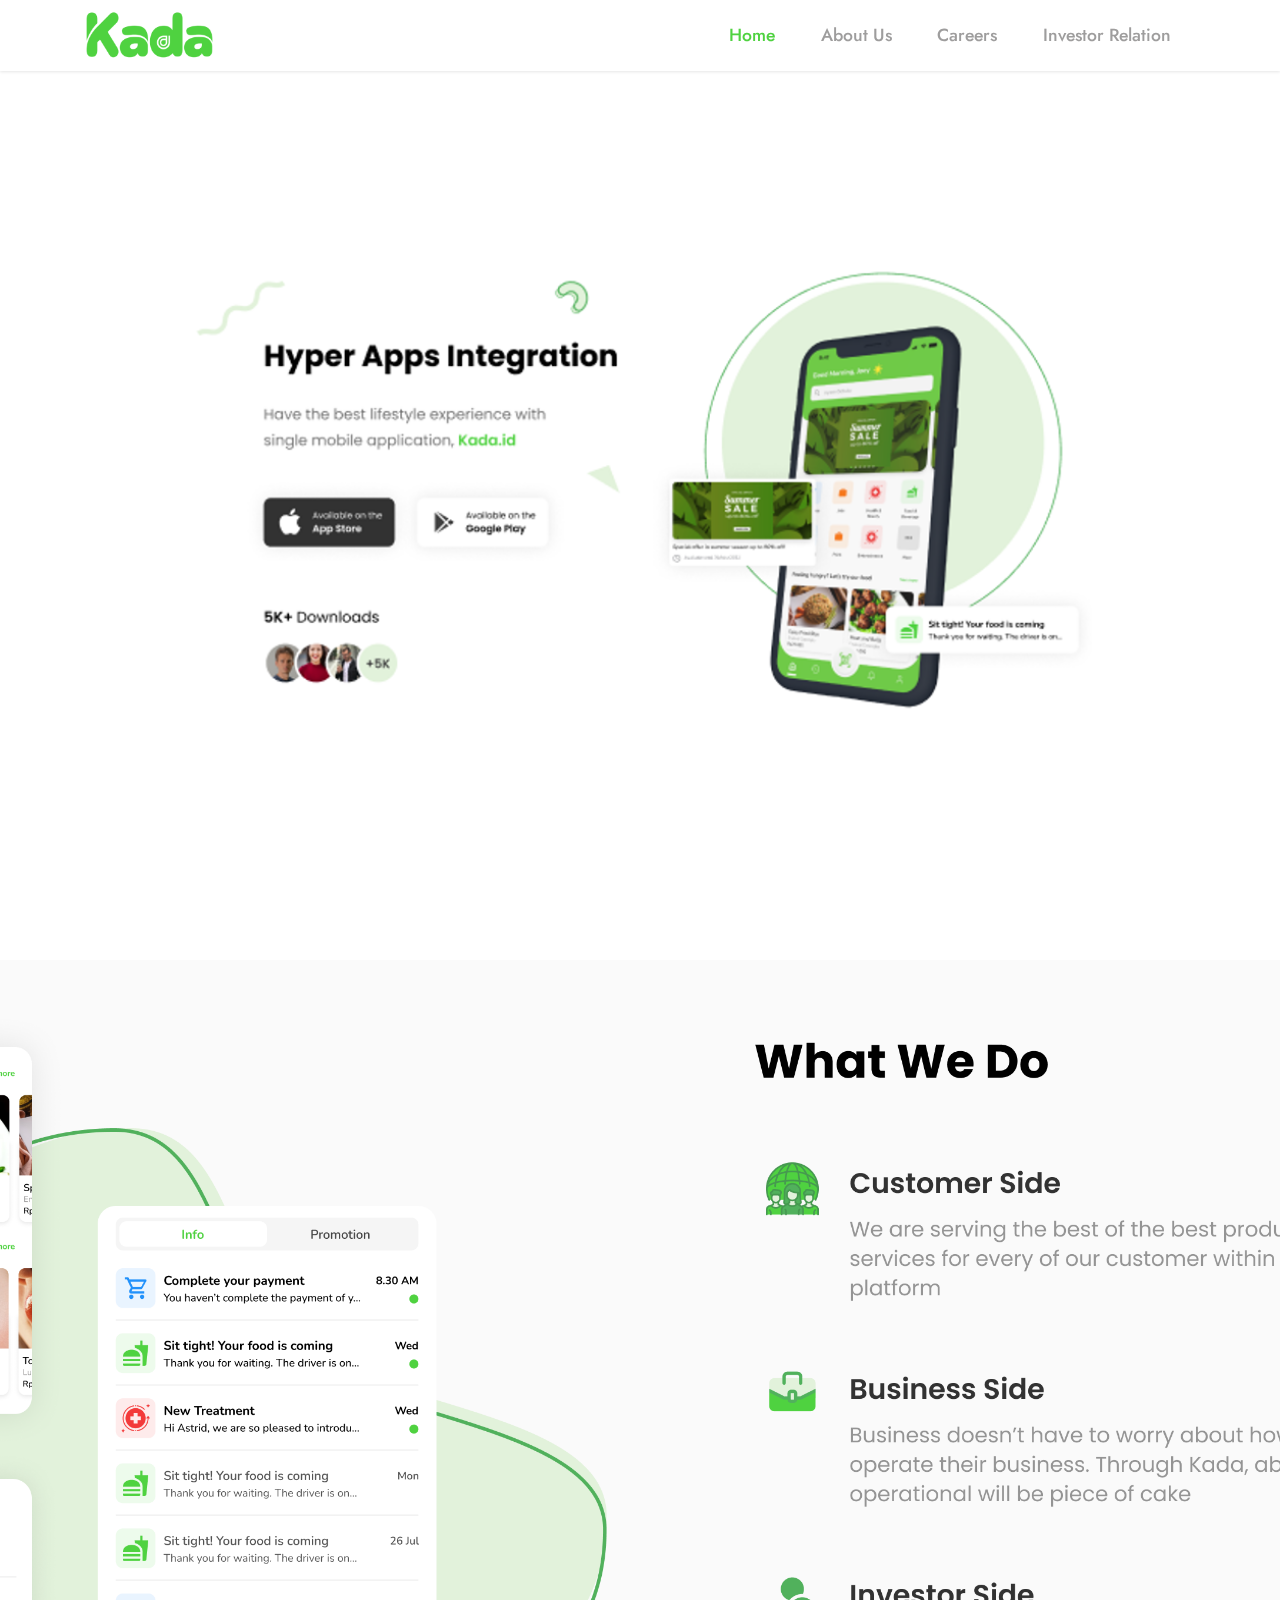
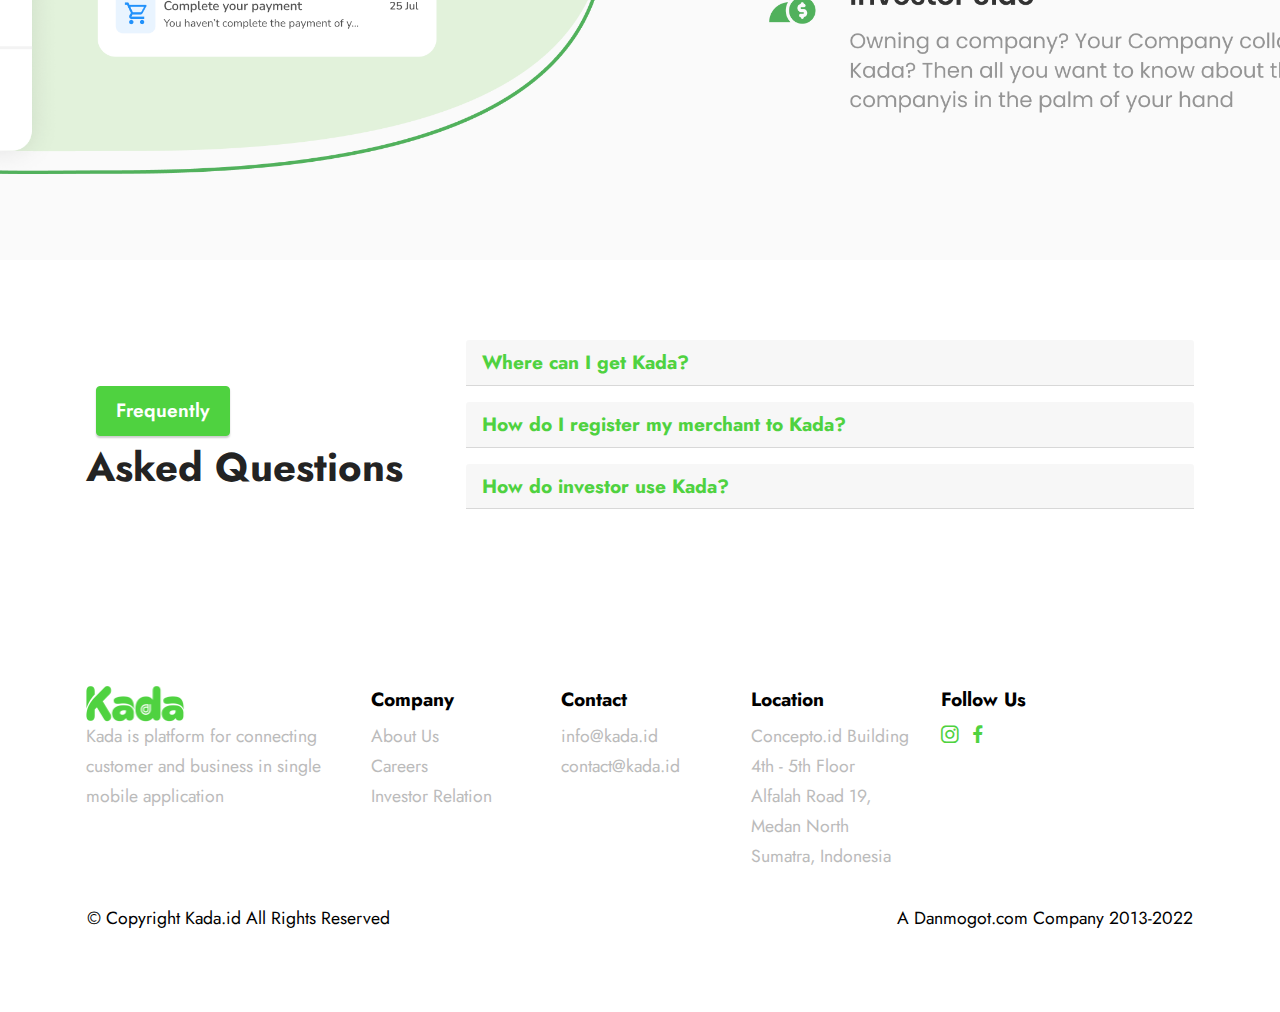
<file: index.html>
<!DOCTYPE html>
<html  >
<head>
  <meta charset="UTF-8">
  <meta http-equiv="X-UA-Compatible" content="IE=edge">
  <meta name="generator" content="Kada">
  <meta name="viewport" content="width=device-width, initial-scale=1, minimum-scale=1">
  <link rel="shortcut icon" href="assets/images/logo.png" type="image/x-icon">
  <meta name="description" content="">
  
  
  <title>Kada</title>
  <link rel="stylesheet" href="assets/web/assets/mobirise-icons2/mobirise2.css">
  <link rel="stylesheet" href="assets/web/assets/mobirise-icons/mobirise-icons.css">
  <link rel="stylesheet" href="assets/bootstrap/css/bootstrap.min.css">
  <link rel="stylesheet" href="assets/bootstrap/css/bootstrap-grid.min.css">
  <link rel="stylesheet" href="assets/bootstrap/css/bootstrap-reboot.min.css">
  <link rel="stylesheet" href="assets/dropdown/css/style.css">
  <link rel="stylesheet" href="assets/socicon/css/styles.css">
  <link rel="stylesheet" href="assets/theme/css/style.css">
  <link rel="preload" href="https://fonts.googleapis.com/css2?family=Jost:ital,wght@0,400;0,700;1,400;1,700&display=swap&display=swap" as="style" onload="this.onload=null;this.rel='stylesheet'">
  <noscript><link rel="stylesheet" href="https://fonts.googleapis.com/css2?family=Jost:ital,wght@0,400;0,700;1,400;1,700&display=swap&display=swap"></noscript>
  <link rel="preload" as="style" href="assets/mobirise/css/mbr-additional.css"><link rel="stylesheet" href="assets/mobirise/css/mbr-additional.css" type="text/css">

  
  
  
</head>
<body>
  
  <section data-bs-version="5.1" class="menu menu2 cid-ttD3UaDPHX" once="menu" id="menu2-0">
    
    <nav class="navbar navbar-dropdown navbar-fixed-top navbar-expand-lg">
        <div class="container">
            <div class="navbar-brand">
                <span class="navbar-logo">
                    
                        <img src="assets/images/logo.png" alt="" style="height: 3rem;">
                    
                </span>
                
            </div>
            <button class="navbar-toggler" type="button" data-toggle="collapse" data-bs-toggle="collapse" data-target="#navbarSupportedContent" data-bs-target="#navbarSupportedContent" aria-controls="navbarNavAltMarkup" aria-expanded="false" aria-label="Toggle navigation">
                <div class="hamburger">
                    <span></span>
                    <span></span>
                    <span></span>
                    <span></span>
                </div>
            </button>
            <div class="collapse navbar-collapse" id="navbarSupportedContent">
			<ul class="navbar-nav nav-dropdown nav-right" data-app-modern-menu="true"><li class="nav-item"><a style="color:#4FD240;" class="nav-link link  display-4" href="index.html">Home</a></li>
                    <li class="nav-item"><a style="color:#9E9D9D;" class="nav-link link display-4" href="AboutUs.html">About Us</a></li>
                    <li class="nav-item"><a style="color:#9E9D9D;" class="nav-link link  display-4" href="Careers.html">Careers</a>
                    </li><li class="nav-item"><a style="color:#9E9D9D;" class="nav-link link  display-4" href="InvestorRelation.html">Investor Relation</a></li></ul>
					
                
                
            </div>
        </div>
    </nav>
</section>

<section data-bs-version="5.1" class="header9 cid-ttD6Rmd3Pg mbr-fullscreen" id="header9-2">

    

    
    

    <div class="text-center container-fluid">
        <div class="row justify-content-center">
            <div class="col-md-12 col-lg-9">
                <div class="image-wrap mb-4">
                    <img src="assets/images/picture10.png" alt="">
                </div>
                
                
                
            </div>
        </div>
    </div>
</section>

<section data-bs-version="5.1" class="header1 cid-ttD7SN8BtU mbr-fullscreen" id="header1-4">


    <div class="container">
        <div class="row">
            <div class="col-12 col-lg-9">
                
                
                
                
            </div>
        </div>
    </div>
</section>

<section data-bs-version="5.1" class="testimonials1 cid-ttD8I91Tpc" id="testimonials1-5">
    

    
    
    <div class="container">
        
        <div class="row align-items-center">
            <div class="col-12 col-md-4">
                <div class="image-wrapper">
                    <a href="" class="btn btn-primary item-btn display-7" target="_blank">Frequently</a>
					<br><h3 class="mbr-section-title mb-0 mbr-fonts-style display-2" style="font-size:40px;">
                        <strong>Asked Questions</strong>
                    </h3>
                </div>
            </div>
            <div class="col-12 col-md-8">
                    <div id="bootstrap-accordion_12" class="panel-group accordionStyles accordion" role="tablist" aria-multiselectable="true">
                    <div class="card mb-3">
                        <div class="card-header" role="tab" id="headingOne">
                            <a role="button" class="panel-title collapsed" data-toggle="collapse" data-bs-toggle="collapse" data-core="" href="#collapse1_6" aria-expanded="false" aria-controls="collapse1">
                                <h6 class="panel-title-edit mbr-fonts-style mb-0 display-7"><strong>Where can I get Kada?</strong>
                                <!--<span class="sign mbr-iconfont mbri-arrow-down" style="font-size:16px;"></span>-->
								</h6>
                            </a>
                        </div>
                        <div id="collapse1_6" class="panel-collapse noScroll collapse" role="tabpanel" aria-labelledby="headingOne" data-parent="#accordion" data-bs-parent="#bootstrap-accordion_6">
                            <div class="panel-body">
                                <p class="mbr-fonts-style panel-text display-4">Kada Apps is accesible through App Store and Play Store. We’ll be coming soon in more platform to make sure you have the best experience when using it</p>
                            </div>
                        </div>
                    </div>
                    <div class="card mb-3">
                        <div class="card-header" role="tab" id="headingOne">
                            <a role="button" class="panel-title collapsed" data-toggle="collapse" data-bs-toggle="collapse" data-core="" href="#collapse2_6" aria-expanded="false" aria-controls="collapse2">
                                <h6 class="panel-title-edit mbr-fonts-style mb-0 display-7"><strong>How do I register my merchant to Kada?</strong></h6>
                                <!--<span class="sign mbr-iconfont mbri-arrow-down"></span>-->
                            </a>
                        </div>
                        <div id="collapse2_6" class="panel-collapse noScroll collapse" role="tabpanel" aria-labelledby="headingOne" data-parent="#accordion" data-bs-parent="#bootstrap-accordion_6">
                            <div class="panel-body">
                                <p class="mbr-fonts-style panel-text display-4">"Neque porro quisquam est qui dolorem ipsum quia dolor sit amet, consectetur, adipisci velit..."
<br>"There is no one who loves pain itself, who seeks after it and wants to have it, simply because it is pain..."</p>
                            </div>
                        </div>
                    </div>
                    <div class="card mb-3">
                        <div class="card-header" role="tab" id="headingOne">
                            <a role="button" class="panel-title collapsed" data-toggle="collapse" data-bs-toggle="collapse" data-core="" href="#collapse3_6" aria-expanded="false" aria-controls="collapse3">
                                <h6 class="panel-title-edit mbr-fonts-style mb-0 display-7"><strong>How do investor use Kada?</strong></h6>
                                <!--<span class="sign mbr-iconfont mbri-arrow-down"></span>-->
                            </a>
                        </div>
                        <div id="collapse3_6" class="panel-collapse noScroll collapse" role="tabpanel" aria-labelledby="headingOne" data-parent="#accordion" data-bs-parent="#bootstrap-accordion_6">
                            <div class="panel-body">
                                <p class="mbr-fonts-style panel-text display-4">"Neque porro quisquam est qui dolorem ipsum quia dolor sit amet, consectetur, adipisci velit..."
<br>"There is no one who loves pain itself, who seeks after it and wants to have it, simply because it is pain..."</p>
                            </div>
                        </div>
                    </div>
                    
                    </div>
                
                </div>
            </div>
        </div>
    </div>
</section>


	
<section data-bs-version="5.1" class="footer2 cid-ttD9Ss2LOQ" once="footers" id="footer2-7">

    

    
    
    <div class="container">
        <div class="row mbr-white">
            <div class="col-sm-3">
                <img src="assets/images/logofooter.png" style="width:100px;height:37px;">
                <ul class="list mbr-fonts-style display-4">
                    <li class="mbr-text item-wrap">Kada is platform for connecting customer and business in single mobile application</li>
                </ul>
            </div>
            <div class="col-sm-2">
                <h5 class="mbr-section-subtitle mbr-fonts-style mb-2 display-7">
                    <strong>Company</strong>
                </h5>
                <ul class="list mbr-fonts-style display-4">
                    <li class="mbr-text item-wrap">About Us </li><li class="mbr-text item-wrap">Careers </li><li class="mbr-text item-wrap">Investor Relation</li>
                </ul>
            </div>
            <div class="col-sm-2">
                <h5 class="mbr-section-subtitle mbr-fonts-style mb-2 display-7">
                    <strong>Contact</strong>
                </h5>
                <ul class="list mbr-fonts-style display-4">
                    <li class="mbr-text item-wrap">info@kada.id </li><li class="mbr-text item-wrap">contact@kada.id</li>
                </ul>
            </div>
            <div class="col-sm-2">
                <h5 class="mbr-section-subtitle mbr-fonts-style mb-2 display-7">
                    <strong>Location</strong>
                </h5>
                <ul class="list mbr-fonts-style display-4">
                    <li class="mbr-text item-wrap">Concepto.id Building 4th - 5th Floor Alfalah Road 19, Medan North Sumatra, Indonesia</li>
                </ul>
            </div>
			<div class="col-6 col-md-4 col-lg-3">
                <h5 class="mbr-section-subtitle mbr-fonts-style mb-2 display-7">
                    <strong>Follow Us</strong>
                </h5>
                <ul class="list mbr-fonts-style display-4">
                    <li class="mbr-text item-wrap"><span class="mbr-iconfont socicon-instagram socicon" style="color: #4FD240"></span>&nbsp;&nbsp;<span class="mbr-iconfont socicon-facebook socicon" style="color: #4FD240;"></span></li>
                </ul>
            </div>
            <div class="col-12 mt-4" style="color:#000000;">
				<table border="0" style="width:100%;">
					<tr>
						<td><span class="mbr-text mb-0 mbr-fonts-style align-left display-4">© Copyright Kada.id All Rights Reserved</span></td>
						<td align="right"><span class="mbr-text mb-0 mbr-fonts-style align-right display-4">A Danmogot.com Company 2013-2022</span></td>
					</tr>
				</table>
            </div>
        </div>
    </div>
</section><section class="display-7" style="display:none!important;padding: 0;align-items: center;justify-content: center;flex-wrap: wrap;    align-content: center;display: flex;position: relative;height: 4rem;"></section><script src="assets/bootstrap/js/bootstrap.bundle.min.js"></script>  <script src="assets/smoothscroll/smooth-scroll.js"></script>  <script src="assets/ytplayer/index.js"></script>  <script src="assets/dropdown/js/navbar-dropdown.js"></script>  <script src="assets/mbr-switch-arrow/mbr-switch-arrow.js"></script>  <script src="assets/theme/js/script.js"></script>  
  
  
</body>
</html>
</file>
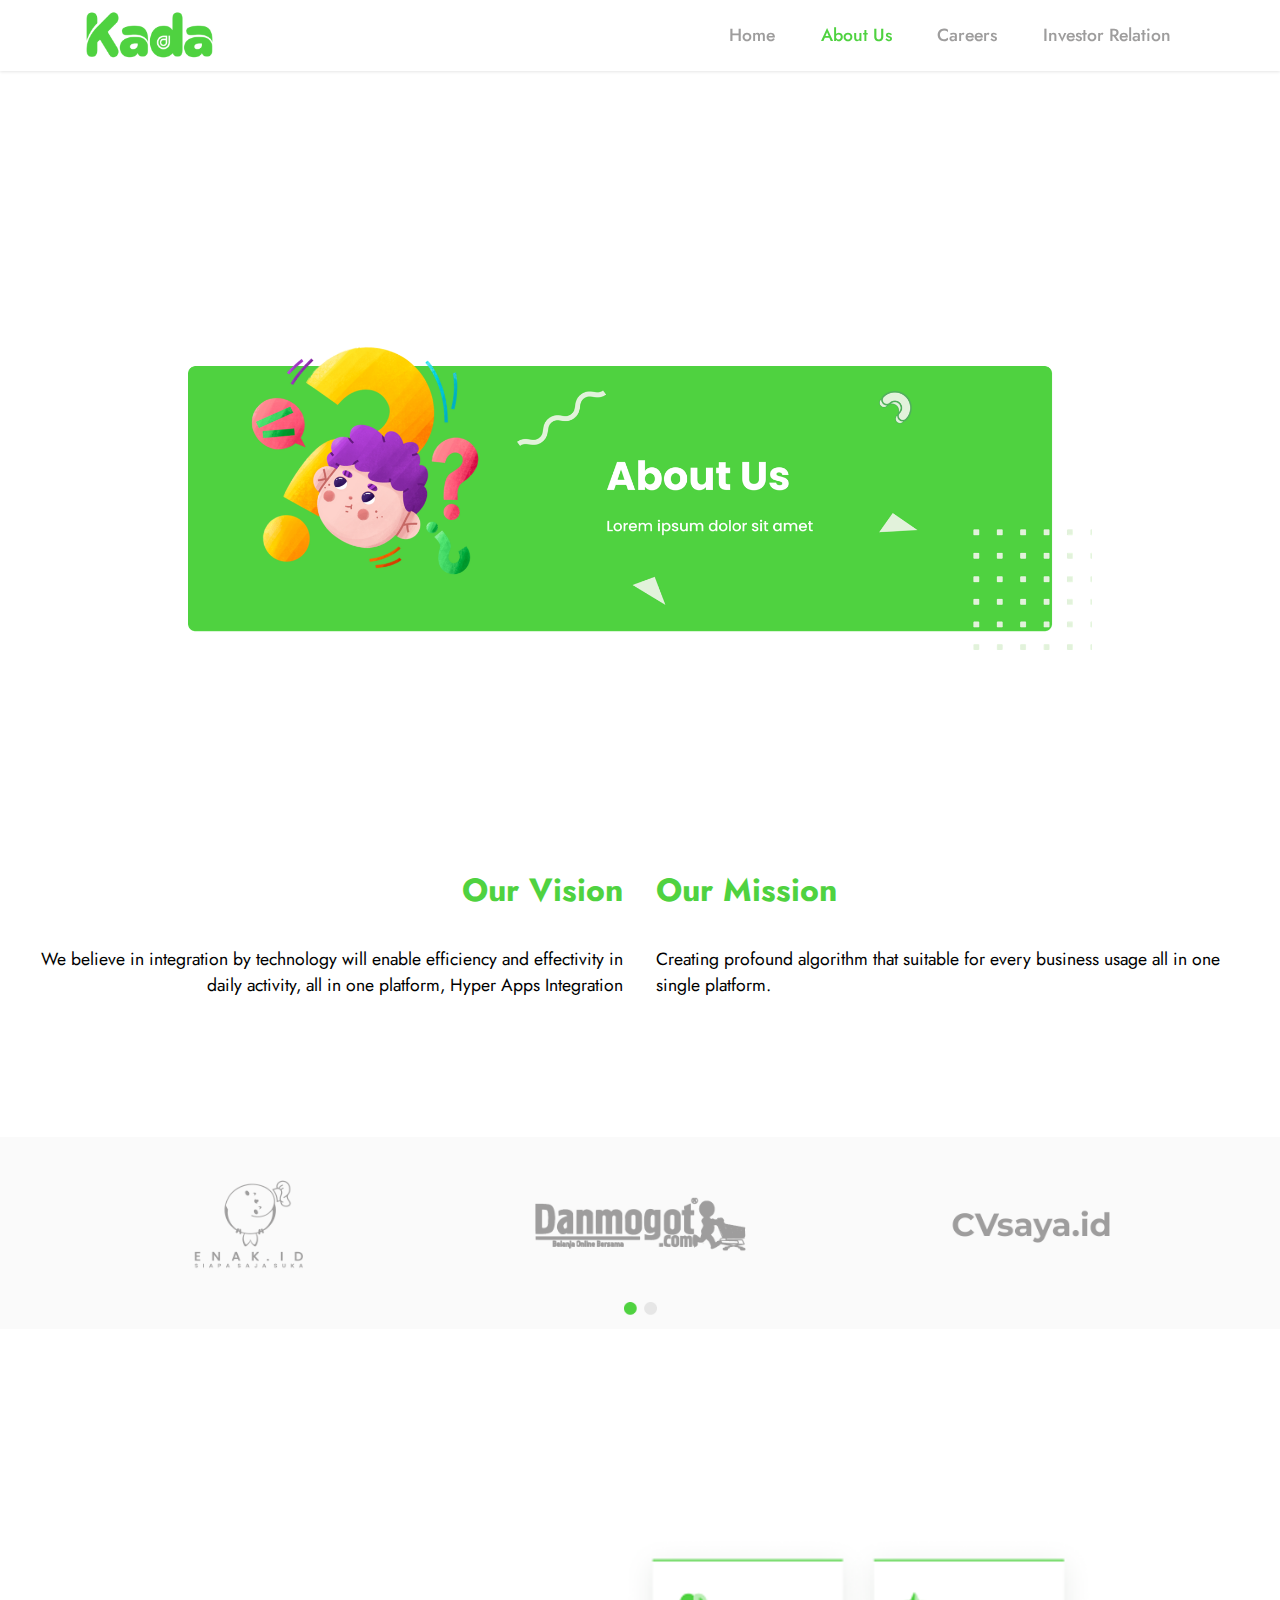
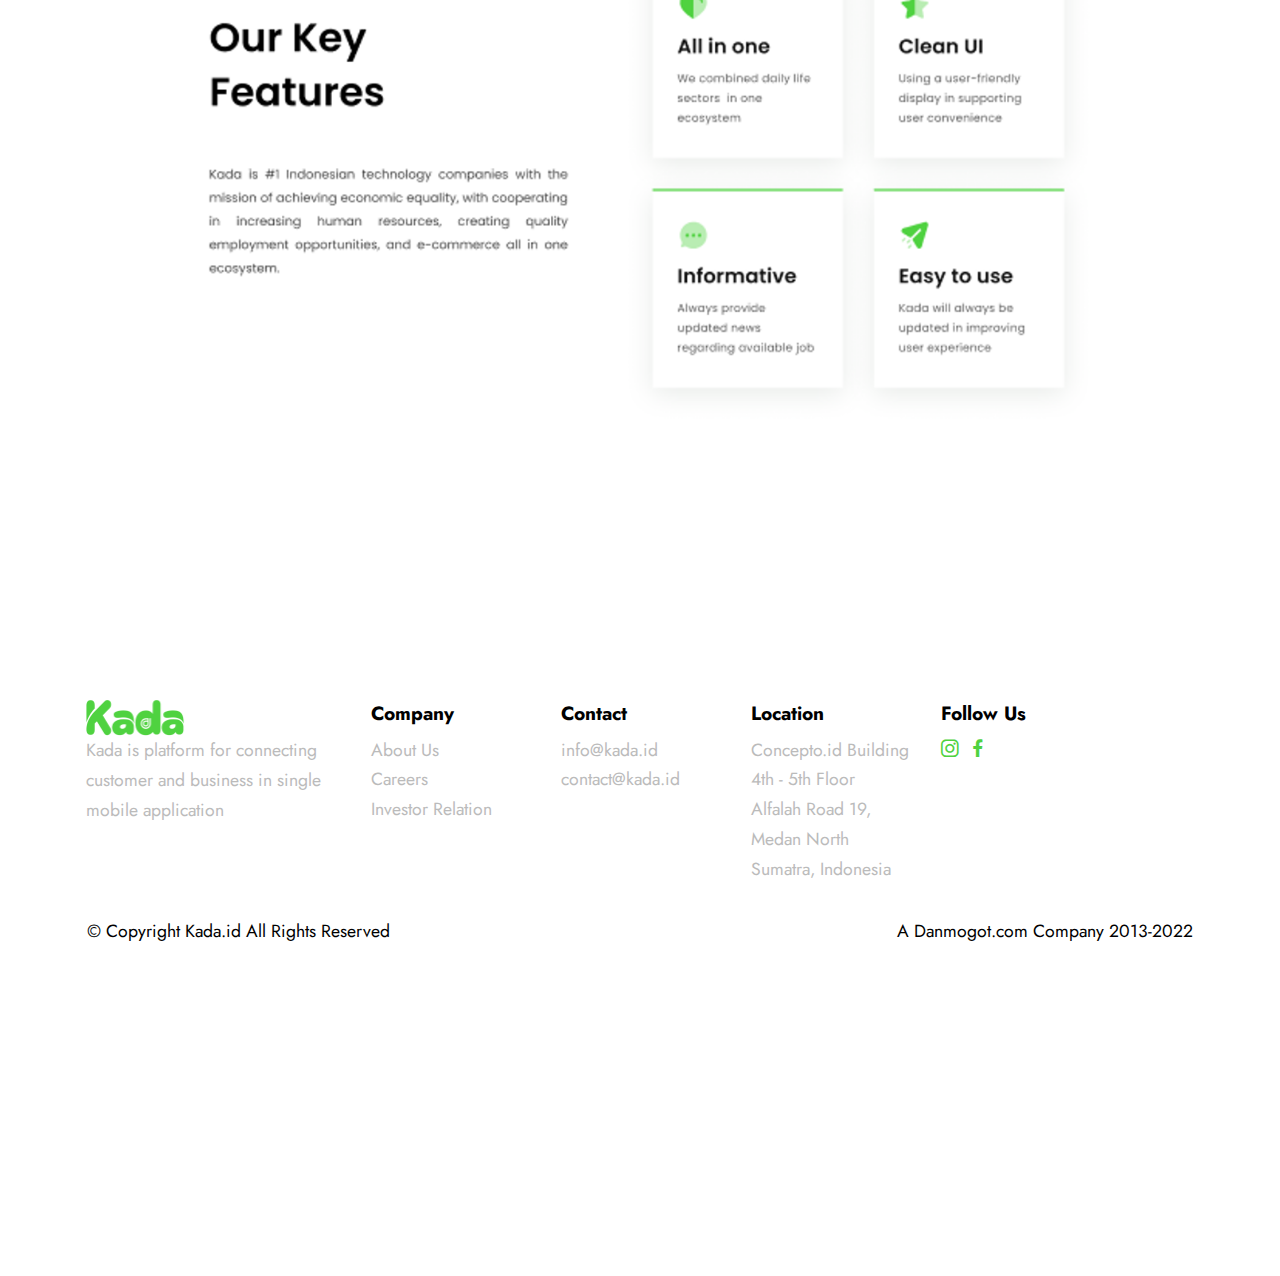
<file: AboutUs.html>
<!DOCTYPE html>
<html  >
<head>
  <meta charset="UTF-8">
  <meta http-equiv="X-UA-Compatible" content="IE=edge">
  <meta name="generator" content="Kada">
  <meta name="viewport" content="width=device-width, initial-scale=1, minimum-scale=1">
  <link rel="shortcut icon" href="assets/images/logo.png" type="image/x-icon">
  <meta name="description" content="">
  
  
  <title>Kada</title>
  <link rel="stylesheet" href="assets/web/assets/mobirise-icons2/mobirise2.css">
  <link rel="stylesheet" href="assets/bootstrap/css/bootstrap.min.css">
  <link rel="stylesheet" href="assets/bootstrap/css/bootstrap-grid.min.css">
  <link rel="stylesheet" href="assets/bootstrap/css/bootstrap-reboot.min.css">
  <link rel="stylesheet" href="assets/dropdown/css/style.css">
  <link rel="stylesheet" href="assets/socicon/css/styles.css">
  <link rel="stylesheet" href="assets/theme/css/style.css">
  <link rel="preload" href="https://fonts.googleapis.com/css2?family=Jost:ital,wght@0,400;0,700;1,400;1,700&display=swap&display=swap" as="style" onload="this.onload=null;this.rel='stylesheet'">
  <noscript><link rel="stylesheet" href="https://fonts.googleapis.com/css2?family=Jost:ital,wght@0,400;0,700;1,400;1,700&display=swap&display=swap"></noscript>
  <link rel="preload" as="style" href="assets/mobirise/css/mbr-additional.css"><link rel="stylesheet" href="assets/mobirise/css/mbr-additional.css" type="text/css">

  
  
  
</head>
<body>
  
  <section data-bs-version="5.1" class="menu menu2 cid-ttDbnn0fPw" once="menu" id="menu2-8">
    
    <nav class="navbar navbar-dropdown navbar-fixed-top navbar-expand-lg">
        <div class="container">
            <div class="navbar-brand">
                <span class="navbar-logo">
                    
                        <img src="assets/images/logo.png" alt="" style="height: 3rem;">
                    
                </span>
                
            </div>
            <button class="navbar-toggler" type="button" data-toggle="collapse" data-bs-toggle="collapse" data-target="#navbarSupportedContent" data-bs-target="#navbarSupportedContent" aria-controls="navbarNavAltMarkup" aria-expanded="false" aria-label="Toggle navigation">
                <div class="hamburger">
                    <span></span>
                    <span></span>
                    <span></span>
                    <span></span>
                </div>
            </button>
            <div class="collapse navbar-collapse" id="navbarSupportedContent">
                <ul class="navbar-nav nav-dropdown nav-right" data-app-modern-menu="true"><li class="nav-item"><a style="color:#9E9D9D;" class="nav-link link  display-4" href="index.html">Home</a></li>
                    <li class="nav-item"><a style="color:#4FD240;" class="nav-link link display-4" href="AboutUs.html">About Us</a></li>
                    <li class="nav-item"><a style="color:#9E9D9D;" class="nav-link link  display-4" href="Careers.html">Careers</a>
                    </li><li class="nav-item"><a style="color:#9E9D9D;" class="nav-link link  display-4" href="InvestorRelation.html">Investor Relation</a></li></ul>
                
                
            </div>
        </div>
    </nav>
</section>

<section data-bs-version="5.1" class="header9 cid-ttDbnnXGkz mbr-fullscreen" id="header9-9">

    

    
    

    <div class="text-center container-fluid">
        <div class="row justify-content-center">
            <div class="col-md-12 col-lg-9">
                <div class="image-wrap mb-4">
                    <img src="assets/images/picture11.png" alt="">
                </div>
                
                
                
            </div>
        </div>
    </div>
</section>

<section data-bs-version="5.1" class="info2 cid-ttDcs9M1tT" id="info2-e" style="background-color:#fff;">
    

    
    
    <div class="align-center container-fluid" style="top:-220px;">
        <div class="row justify-content-center">
            <div class="card col-12 col-lg-6">
                <div class="wrapper">
                    <h3 class="mbr-section-title mb-4 mbr-fonts-style display-5" style="text-align:right;">
                        <strong style="color:#4FD240;">Our Vision</strong></h3>
                    <p class="mbr-text mb-4 mbr-fonts-style display-4" style="text-align:right;">
                        We believe in integration by technology will enable efficiency and effectivity in daily activity, all in one platform, Hyper Apps Integration</p>
                    
                </div>
            </div>
            <div class="col-12 col-lg-6">
                <div class="wrapper">
                    <h3 class="mbr-section-title mbr-fonts-style mb-4 display-5" style="text-align:left;">
                        <strong style="color:#4FD240;">Our Mission</strong></h3>
                    <p class="mbr-text mbr-fonts-style mb-4 display-4" style="text-align:left;">
                        Creating profound algorithm that suitable for every business usage all in one single platform.</p>
                    
                </div>
            </div>
        </div>
    </div>
</section>

<section data-bs-version="5.1" class="info3 cid-ttDdPIUHRQ" id="info3-f" style="top:-240px;">

    

    
    

    <div class="container">
        <div class="row justify-content-center">
            <div class="card col-12 col-lg-10">
                <div class="card-wrapper">
                    <div class="card-box align-center">
                        
                        
                        
                    </div>
                </div>
            </div>
        </div>
    </div>
</section>

<section data-bs-version="5.1" class="header9 cid-ttDeBZ8r6w mbr-fullscreen" id="header9-i" style="top:-220px;">

    

    
    

    <div class="text-center container-fluid">
        <div class="row justify-content-center">
            <div class="col-md-12 col-lg-9">
                <div class="image-wrap mb-4">
                    <img src="assets/images/picture12-1.png" alt="">
                </div>
                
                
                
            </div>
        </div>
    </div>
</section>

<section data-bs-version="5.1" class="footer2 cid-ttD9Ss2LOQ" once="footers" id="footer2-7" style="top:-250px;">

    

    
    
    <div class="container">
        <div class="row mbr-white">
            <div class="col-sm-3">
                <img src="assets/images/logofooter.png" style="width:100px;height:37px;">
                <ul class="list mbr-fonts-style display-4">
                    <li class="mbr-text item-wrap">Kada is platform for connecting customer and business in single mobile application</li>
                </ul>
            </div>
            <div class="col-sm-2">
                <h5 class="mbr-section-subtitle mbr-fonts-style mb-2 display-7">
                    <strong>Company</strong>
                </h5>
                <ul class="list mbr-fonts-style display-4">
                    <li class="mbr-text item-wrap">About Us </li><li class="mbr-text item-wrap">Careers </li><li class="mbr-text item-wrap">Investor Relation</li>
                </ul>
            </div>
            <div class="col-sm-2">
                <h5 class="mbr-section-subtitle mbr-fonts-style mb-2 display-7">
                    <strong>Contact</strong>
                </h5>
                <ul class="list mbr-fonts-style display-4">
                    <li class="mbr-text item-wrap">info@kada.id </li><li class="mbr-text item-wrap">contact@kada.id</li>
                </ul>
            </div>
            <div class="col-sm-2">
                <h5 class="mbr-section-subtitle mbr-fonts-style mb-2 display-7">
                    <strong>Location</strong>
                </h5>
                <ul class="list mbr-fonts-style display-4">
                    <li class="mbr-text item-wrap">Concepto.id Building 4th - 5th Floor Alfalah Road 19, Medan North Sumatra, Indonesia</li>
                </ul>
            </div>
			<div class="col-6 col-md-4 col-lg-3">
                <h5 class="mbr-section-subtitle mbr-fonts-style mb-2 display-7">
                    <strong>Follow Us</strong>
                </h5>
                <ul class="list mbr-fonts-style display-4">
                    <li class="mbr-text item-wrap"><span class="mbr-iconfont socicon-instagram socicon" style="color: #4FD240"></span>&nbsp;&nbsp;<span class="mbr-iconfont socicon-facebook socicon" style="color: #4FD240;"></span></li>
                </ul>
            </div>
            <div class="col-12 mt-4" style="color:#000000;">
				<table border="0" style="width:100%;">
					<tr>
						<td><span class="mbr-text mb-0 mbr-fonts-style align-left display-4">© Copyright Kada.id All Rights Reserved</span></td>
						<td align="right"><span class="mbr-text mb-0 mbr-fonts-style align-right display-4">A Danmogot.com Company 2013-2022</span></td>
					</tr>
				</table>
            </div>
        </div>
    </div>
</section><section class="display-7" style="display:none!important;padding: 0;align-items: center;justify-content: center;flex-wrap: wrap;    align-content: center;display: flex;position: relative;height: 4rem;"></section><script src="assets/bootstrap/js/bootstrap.bundle.min.js"></script>  <script src="assets/smoothscroll/smooth-scroll.js"></script>  <script src="assets/ytplayer/index.js"></script>  <script src="assets/dropdown/js/navbar-dropdown.js"></script>  <script src="assets/theme/js/script.js"></script>  
  
  
</body>
</html>
</file>
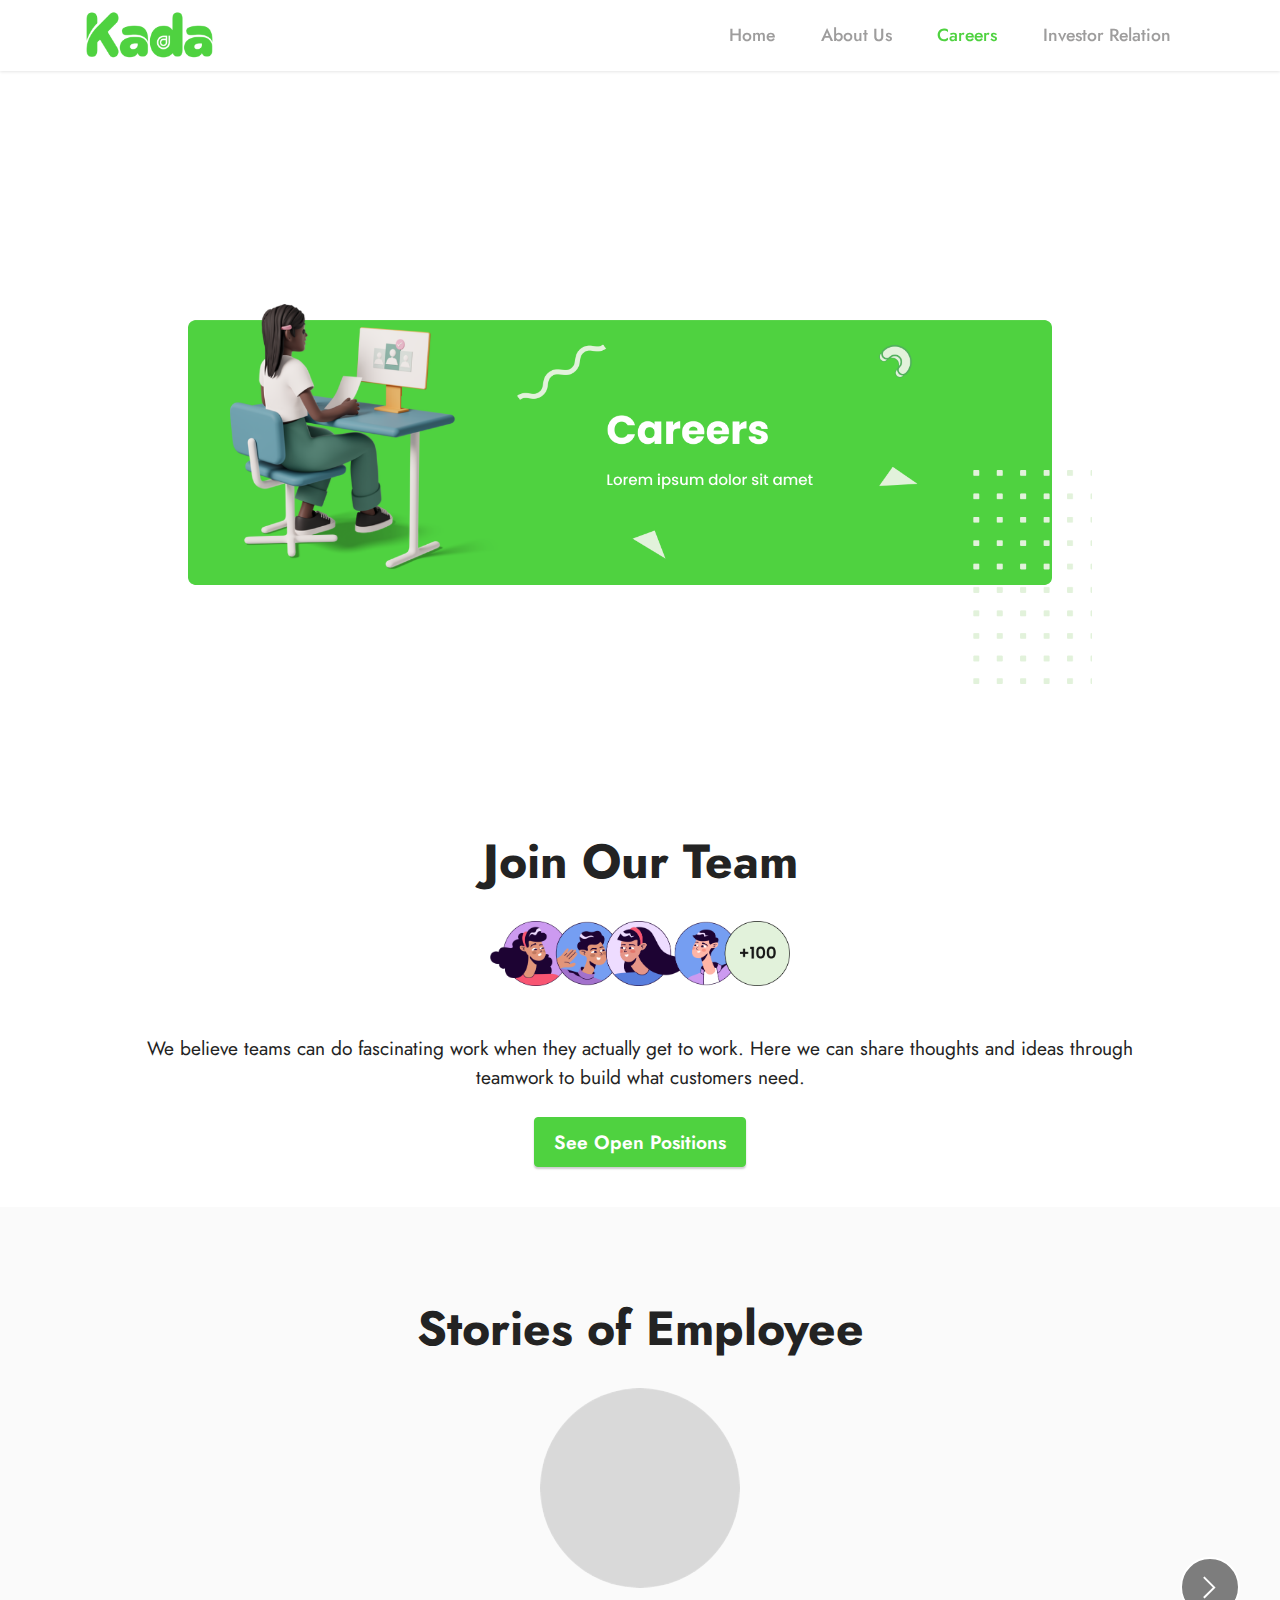
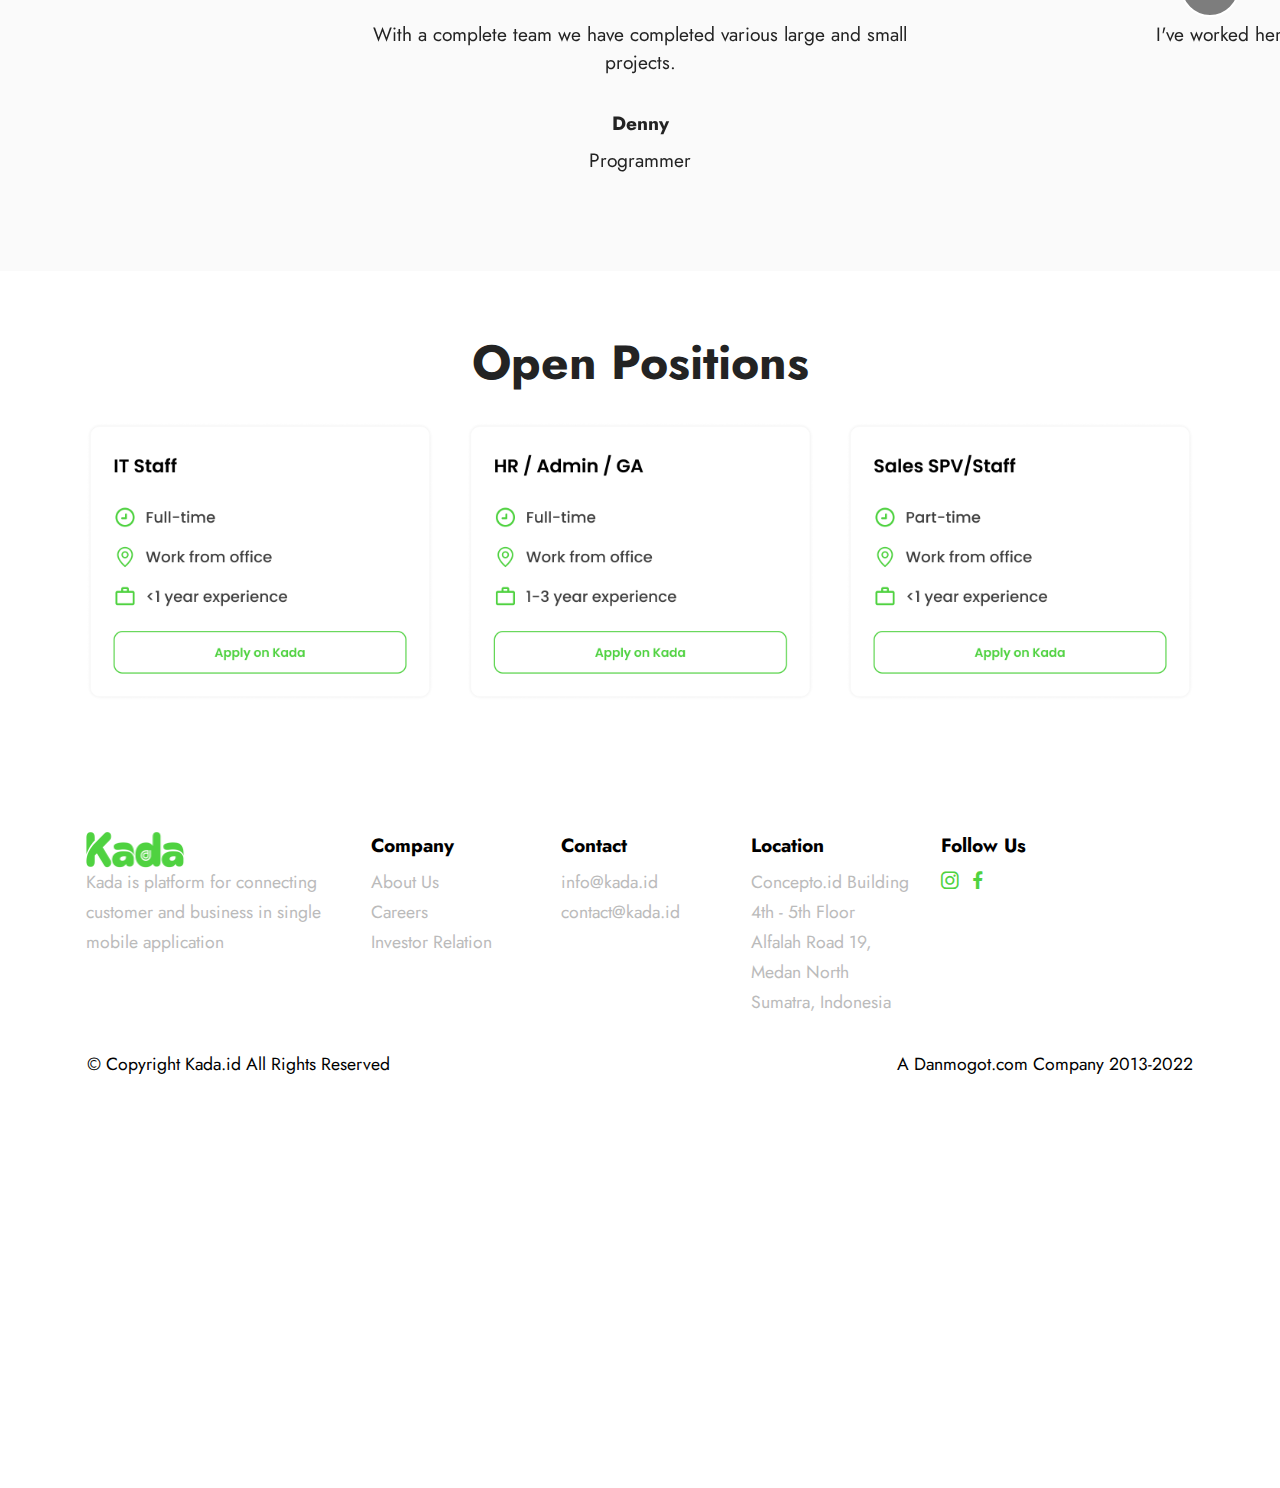
<file: Careers.html>
<!DOCTYPE html>
<html  >
<head>
  <meta charset="UTF-8">
  <meta http-equiv="X-UA-Compatible" content="IE=edge">
  <meta name="generator" content="Kada">
  <meta name="viewport" content="width=device-width, initial-scale=1, minimum-scale=1">
  <link rel="shortcut icon" href="assets/images/logo.png" type="image/x-icon">
  <meta name="description" content="">
  
  
  <title>Kada</title>
  <link rel="stylesheet" href="assets/web/assets/mobirise-icons2/mobirise2.css">
  <link rel="stylesheet" href="assets/bootstrap/css/bootstrap.min.css">
  <link rel="stylesheet" href="assets/bootstrap/css/bootstrap-grid.min.css">
  <link rel="stylesheet" href="assets/bootstrap/css/bootstrap-reboot.min.css">
  <link rel="stylesheet" href="assets/dropdown/css/style.css">
  <link rel="stylesheet" href="assets/socicon/css/styles.css">
  <link rel="stylesheet" href="assets/theme/css/style.css">
  <link rel="preload" href="https://fonts.googleapis.com/css2?family=Jost:ital,wght@0,400;0,700;1,400;1,700&display=swap&display=swap" as="style" onload="this.onload=null;this.rel='stylesheet'">
  <noscript><link rel="stylesheet" href="https://fonts.googleapis.com/css2?family=Jost:ital,wght@0,400;0,700;1,400;1,700&display=swap&display=swap"></noscript>
  <link rel="preload" as="style" href="assets/mobirise/css/mbr-additional.css"><link rel="stylesheet" href="assets/mobirise/css/mbr-additional.css" type="text/css">

  
  
  
</head>
<body>
  
  <section data-bs-version="5.1" class="menu menu2 cid-ttDf6fhWbK" once="menu" id="menu2-j">
    
    <nav class="navbar navbar-dropdown navbar-fixed-top navbar-expand-lg">
        <div class="container">
            <div class="navbar-brand">
                <span class="navbar-logo">
                    
                        <img src="assets/images/logo.png" alt="" style="height: 3rem;">
                    
                </span>
                
            </div>
            <button class="navbar-toggler" type="button" data-toggle="collapse" data-bs-toggle="collapse" data-target="#navbarSupportedContent" data-bs-target="#navbarSupportedContent" aria-controls="navbarNavAltMarkup" aria-expanded="false" aria-label="Toggle navigation">
                <div class="hamburger">
                    <span></span>
                    <span></span>
                    <span></span>
                    <span></span>
                </div>
            </button>
            <div class="collapse navbar-collapse" id="navbarSupportedContent">
                <ul class="navbar-nav nav-dropdown nav-right" data-app-modern-menu="true"><li class="nav-item"><a style="color:#9E9D9D;" class="nav-link link  display-4" href="index.html">Home</a></li>
                    <li class="nav-item"><a style="color:#9E9D9D;" class="nav-link link display-4" href="AboutUs.html">About Us</a></li>
                    <li class="nav-item"><a style="color:#4FD240;" class="nav-link link  display-4" href="Careers.html">Careers</a>
                    </li><li class="nav-item"><a style="color:#9E9D9D;" class="nav-link link  display-4" href="InvestorRelation.html">Investor Relation</a></li></ul>
                
                
            </div>
        </div>
    </nav>
</section>

<section data-bs-version="5.1" class="header9 cid-ttDf6fSAwh mbr-fullscreen" id="header9-k">

    

    
    

    <div class="text-center container-fluid">
        <div class="row justify-content-center">
            <div class="col-md-12 col-lg-9">
                <div class="image-wrap mb-4">
                    <img src="assets/images/frame-44.png" alt="">
                </div>
                
                
                
            </div>
        </div>
    </div>
</section>

<section data-bs-version="5.1" class="features3 cid-ttDfH4kxpM" id="features3-p">
    
    
    <div class="container" style="top:-220px;">
        <div class="mbr-section-head">
            <h4 class="mbr-section-title mbr-fonts-style align-center mb-0 display-2"><strong>Join Our Team</strong></h4>
            
        </div>
        <div class="row mt-4">
            <div class="item features-image сol-12 col-md-6 col-lg-12">
                <div class="item-wrapper">
                    <div class="item-img">
						<center>
                        <img src="assets/images/frame-35849.png" style="width:300px;" alt="">
						</center>
                    </div>
                    <div class="item-content">
                        
                        
                        <p class="mbr-text mbr-fonts-style mt-3 display-7">We believe teams can do fascinating work when they actually get to work. Here we can share thoughts and ideas through teamwork to build what customers need.</p>
                    </div>
                    <div class="mbr-section-btn item-footer mt-2"><a href="" class="btn btn-primary item-btn display-7" target="_blank">See Open Positions</a></div>
                </div>
            </div>
            
            
        </div>
    </div>
</section>

<section data-bs-version="5.1" class="people5 mbr-embla cid-ttDguLnXRM" id="people5-q" style="top:-350px;"> 

    

    
    

    <div class="position-relative text-center" >
        <h3 class="mb-4 mbr-fonts-style display-2"><strong>Stories of Employee</strong></h3>

        <div class="embla" data-skip-snaps="true" data-align="center" data-auto-play="true" data-auto-play-interval="5" data-draggable="true">
            <div class="embla__viewport container-fluid">
                <div class="embla__container">
                    <div class="embla__slide slider-image item" style="margin-left: 7rem; margin-right: 7rem;">
                        <div class="user">
                            <div class="user_image">
                                <div class="item-wrapper position-relative">
                                    <img src="assets/images/ellipse-867.png" alt="">
                                </div>
                            </div>
                            <div class="user_text mb-4">
                                <p class="mbr-fonts-style display-7">
                                    With a complete team we have completed various large and small projects.
                                </p>
                            </div>
                            <div class="user_name mbr-fonts-style mb-2 display-7">
                                <strong>Denny</strong>
                            </div>
                            <div class="user_desk mbr-fonts-style display-7">
                                Programmer
                            </div>
                        </div>
                    </div>
                    <div class="embla__slide slider-image item" style="margin-left: 7rem; margin-right: 7rem;">
                        <div class="user">
                            <div class="user_image">
                                <div class="item-wrapper position-relative">
                                    <img src="assets/images/ellipse-868.png" alt="">
                                </div>
                            </div>
                            <div class="user_text mb-4">
                                <p class="mbr-fonts-style display-7">
                                    I've worked here for a very long time, it's fun and a lot of experience
                                </p>
                            </div>
                            <div class="user_name mbr-fonts-style mb-2 display-7">
                                <strong>Yusni</strong>
                            </div>
                            <div class="user_desk mbr-fonts-style display-7">President Director</div>
                        </div>
                    </div>
                    <div class="embla__slide slider-image item" style="margin-left: 7rem; margin-right: 7rem;">
                        <div class="user">
                            <div class="user_image">
                                <div class="item-wrapper position-relative">
                                    <img src="assets/images/ellipse-867.png" alt="">
                                </div>
                            </div>
                            <div class="user_text mb-4">
                                <p class="mbr-fonts-style display-7">
                                    We love working on new menu projects every day to increase customer’s satisfaction.
                                </p>
                            </div>
                            <div class="user_name mbr-fonts-style mb-2 display-7">
                                <strong>Ary</strong>
                            </div>
                            <div class="user_desk mbr-fonts-style display-7">Kanpai Manager</div>
                        </div>
                    </div>
                </div>
            </div>
            <button class="embla__button embla__button--prev">
                <span class="mobi-mbri mobi-mbri-arrow-prev mbr-iconfont" aria-hidden="true"></span>
                <span class="sr-only visually-hidden visually-hidden">Previous</span>
            </button>
            <button class="embla__button embla__button--next">
                <span class="mobi-mbri mobi-mbri-arrow-next mbr-iconfont" aria-hidden="true"></span>
                <span class="sr-only visually-hidden visually-hidden">Next</span>
            </button>
        </div>
    </div>
</section>

<section data-bs-version="5.1" class="team1 cid-ttDhJ2zncC" id="team1-r" style="top:-300px;">
    

    
    
    <div class="container" >
        <div class="row justify-content-center">
            <div class="col-12">
                <h3 class="mbr-section-title mbr-fonts-style align-center mb-4 display-2"><strong>Open Positions</strong></h3>
                
            </div>
            <div class="col-sm-6 col-lg-4">
                <div class="card-wrap">
                    <div class="image-wrap">
                        <img src="assets/images/frame-35804.png" alt="">
                    </div>
                    <div class="content-wrap">
                        
                        
                        
                        
                        
                    </div>
                </div>
            </div>

            <div class="col-sm-6 col-lg-4">
                <div class="card-wrap">
                    <div class="image-wrap">
                        <img src="assets/images/frame-35805.png" alt="">
                    </div>
                    <div class="content-wrap">
                        
                        
                        
                        
                        
                    </div>
                </div>
            </div>

            <div class="col-sm-6 col-lg-4">
                <div class="card-wrap">
                    <div class="image-wrap">
                        <img src="assets/images/frame-35806.png" alt="">
                    </div>
                    <div class="content-wrap">
                        
                        
                        
                        
                        
                    </div>
                </div>
            </div>

            
        </div>
    </div>
</section>

<section data-bs-version="5.1" class="footer2 cid-ttD9Ss2LOQ" once="footers" id="footer2-7" style="top:-330px;">

    

    
    
    <div class="container">
        <div class="row mbr-white">
            <div class="col-sm-3">
                <img src="assets/images/logofooter.png" style="width:100px;height:37px;">
                <ul class="list mbr-fonts-style display-4">
                    <li class="mbr-text item-wrap">Kada is platform for connecting customer and business in single mobile application</li>
                </ul>
            </div>
            <div class="col-sm-2">
                <h5 class="mbr-section-subtitle mbr-fonts-style mb-2 display-7">
                    <strong>Company</strong>
                </h5>
                <ul class="list mbr-fonts-style display-4">
                    <li class="mbr-text item-wrap">About Us </li><li class="mbr-text item-wrap">Careers </li><li class="mbr-text item-wrap">Investor Relation</li>
                </ul>
            </div>
            <div class="col-sm-2">
                <h5 class="mbr-section-subtitle mbr-fonts-style mb-2 display-7">
                    <strong>Contact</strong>
                </h5>
                <ul class="list mbr-fonts-style display-4">
                    <li class="mbr-text item-wrap">info@kada.id </li><li class="mbr-text item-wrap">contact@kada.id</li>
                </ul>
            </div>
            <div class="col-sm-2">
                <h5 class="mbr-section-subtitle mbr-fonts-style mb-2 display-7">
                    <strong>Location</strong>
                </h5>
                <ul class="list mbr-fonts-style display-4">
                    <li class="mbr-text item-wrap">Concepto.id Building 4th - 5th Floor Alfalah Road 19, Medan North Sumatra, Indonesia</li>
                </ul>
            </div>
			<div class="col-6 col-md-4 col-lg-3">
                <h5 class="mbr-section-subtitle mbr-fonts-style mb-2 display-7">
                    <strong>Follow Us</strong>
                </h5>
                <ul class="list mbr-fonts-style display-4">
                    <li class="mbr-text item-wrap"><span class="mbr-iconfont socicon-instagram socicon" style="color: #4FD240"></span>&nbsp;&nbsp;<span class="mbr-iconfont socicon-facebook socicon" style="color: #4FD240;"></span></li>
                </ul>
            </div>
            <div class="col-12 mt-4" style="color:#000000;">
				<table border="0" style="width:100%;">
					<tr>
						<td><span class="mbr-text mb-0 mbr-fonts-style align-left display-4">© Copyright Kada.id All Rights Reserved</span></td>
						<td align="right"><span class="mbr-text mb-0 mbr-fonts-style align-right display-4">A Danmogot.com Company 2013-2022</span></td>
					</tr>
				</table>
            </div>
        </div>
    </div>
</section><section class="display-7" style="display:none!important;padding: 0;align-items: center;justify-content: center;flex-wrap: wrap;    align-content: center;display: flex;position: relative;height: 4rem;"></section><script src="assets/bootstrap/js/bootstrap.bundle.min.js"></script>  <script src="assets/smoothscroll/smooth-scroll.js"></script>  <script src="assets/ytplayer/index.js"></script>  <script src="assets/dropdown/js/navbar-dropdown.js"></script>  <script src="assets/embla/embla.min.js"></script>  <script src="assets/embla/script.js"></script>  <script src="assets/theme/js/script.js"></script>  
  
  
</body>
</html>
</file>
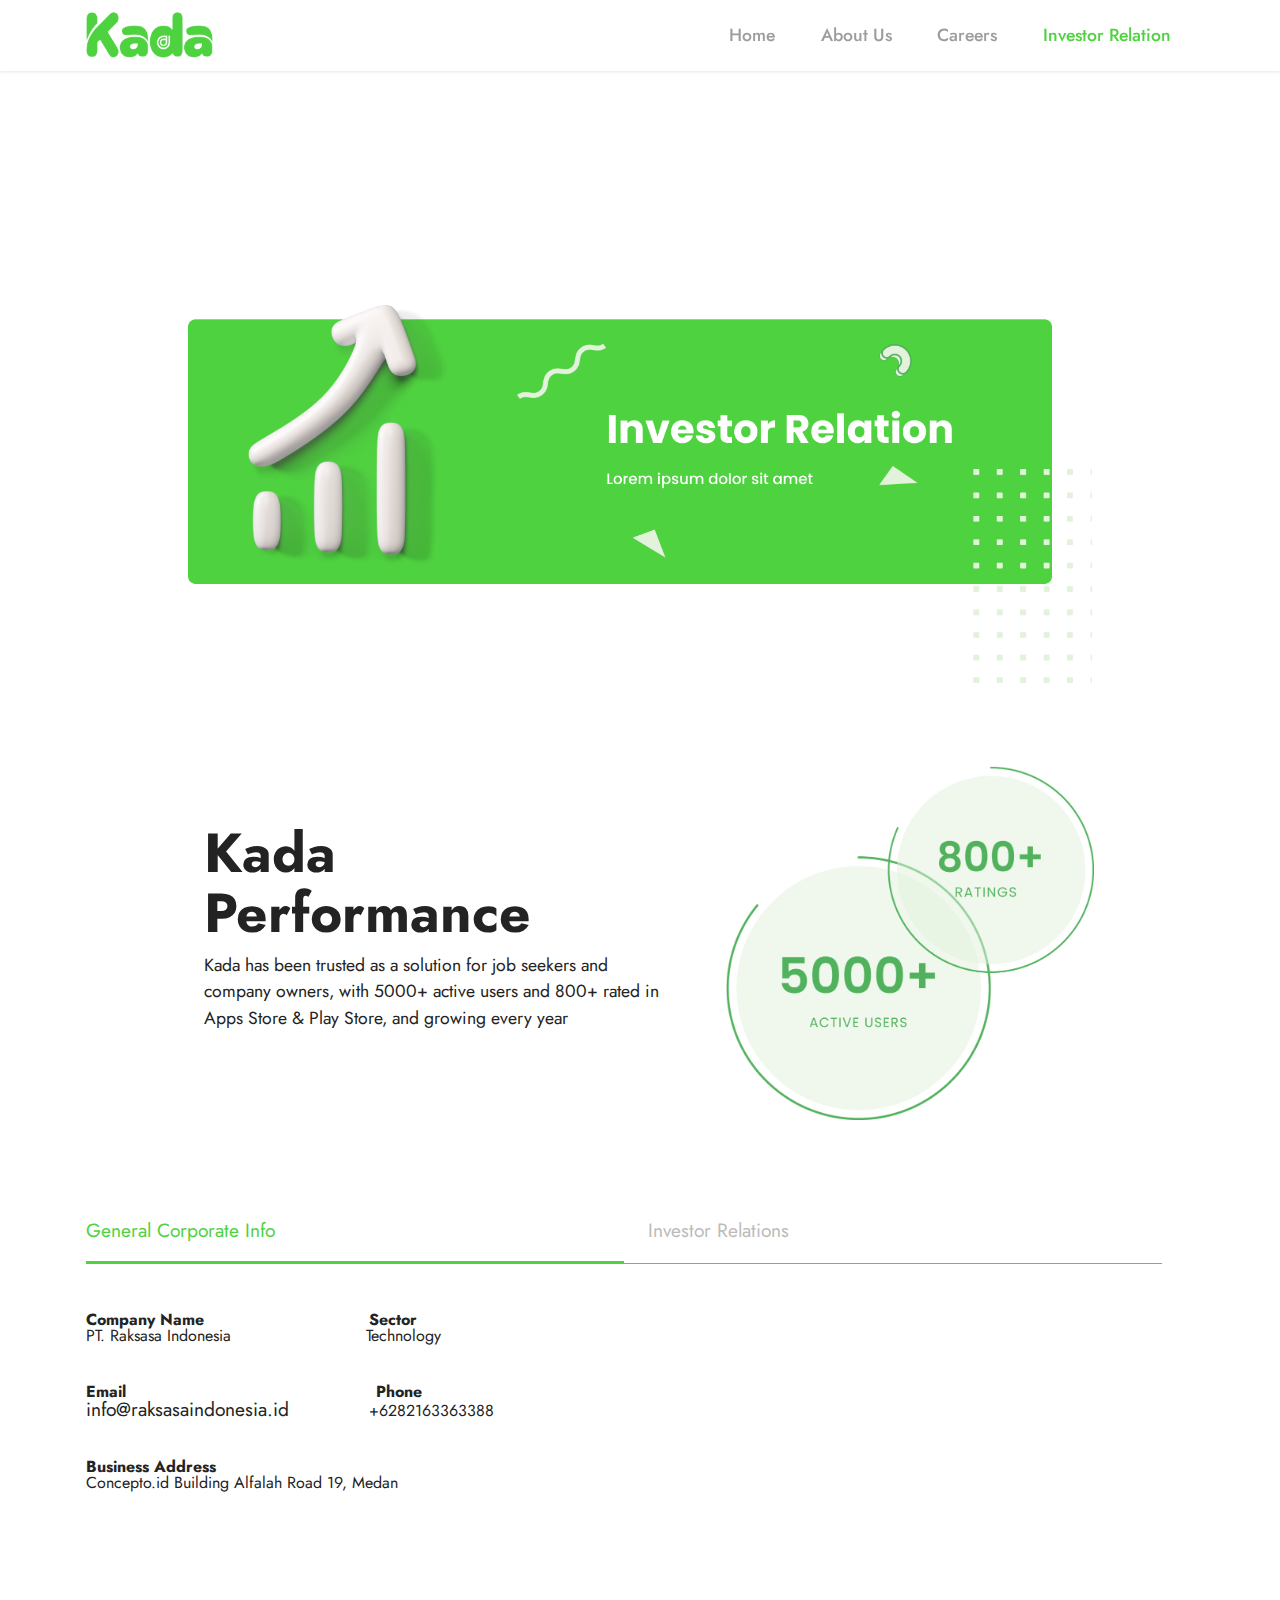
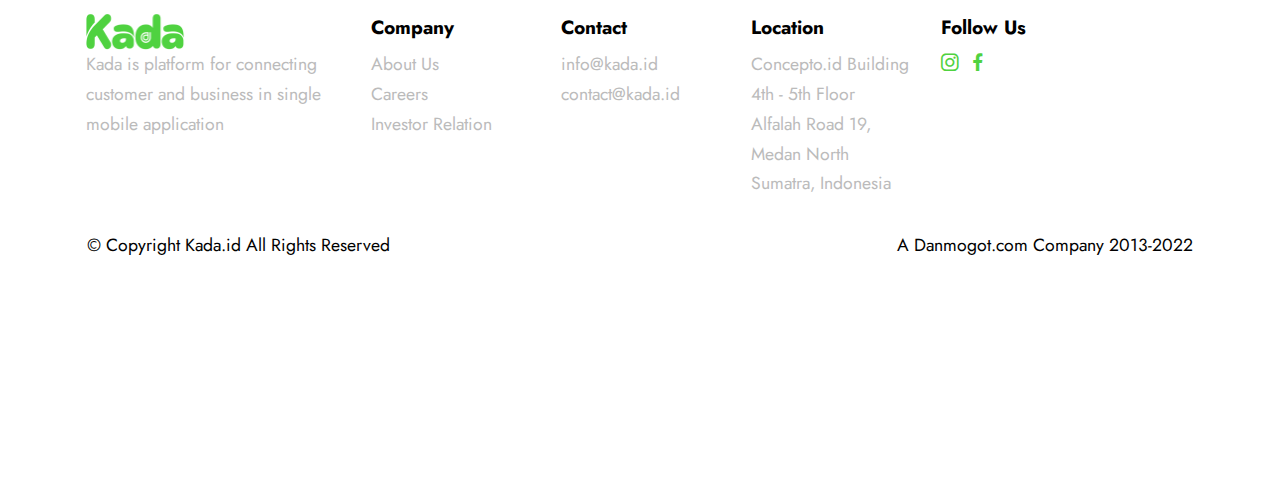
<file: InvestorRelation.html>
<!DOCTYPE html>
<html  >
<head>
  <meta charset="UTF-8">
  <meta http-equiv="X-UA-Compatible" content="IE=edge">
  <meta name="generator" content="Kada">
  <meta name="viewport" content="width=device-width, initial-scale=1, minimum-scale=1">
  <link rel="shortcut icon" href="assets/images/logo.png" type="image/x-icon">
  <meta name="description" content="">
  
  
  <title>Kada</title>
  <link rel="stylesheet" href="assets/bootstrap/css/bootstrap.min.css">
  <link rel="stylesheet" href="assets/bootstrap/css/bootstrap-grid.min.css">
  <link rel="stylesheet" href="assets/bootstrap/css/bootstrap-reboot.min.css">
  <link rel="stylesheet" href="assets/dropdown/css/style.css">
  <link rel="stylesheet" href="assets/socicon/css/styles.css">
  <link rel="stylesheet" href="assets/theme/css/style.css">
  <link rel="preload" href="https://fonts.googleapis.com/css2?family=Jost:ital,wght@0,400;0,700;1,400;1,700&display=swap&display=swap" as="style" onload="this.onload=null;this.rel='stylesheet'">
  <noscript><link rel="stylesheet" href="https://fonts.googleapis.com/css2?family=Jost:ital,wght@0,400;0,700;1,400;1,700&display=swap&display=swap"></noscript>
  <link rel="preload" as="style" href="assets/mobirise/css/mbr-additional.css"><link rel="stylesheet" href="assets/mobirise/css/mbr-additional.css" type="text/css">

  
  
  
</head>
<body>
  
  <section data-bs-version="5.1" class="menu menu2 cid-ttDikZtZLx" once="menu" id="menu2-s">
    
    <nav class="navbar navbar-dropdown navbar-fixed-top navbar-expand-lg">
        <div class="container">
            <div class="navbar-brand">
                <span class="navbar-logo">
                    
                        <img src="assets/images/logo.png" alt="" style="height: 3rem;">
                    
                </span>
                
            </div>
            <button class="navbar-toggler" type="button" data-toggle="collapse" data-bs-toggle="collapse" data-target="#navbarSupportedContent" data-bs-target="#navbarSupportedContent" aria-controls="navbarNavAltMarkup" aria-expanded="false" aria-label="Toggle navigation">
                <div class="hamburger">
                    <span></span>
                    <span></span>
                    <span></span>
                    <span></span>
                </div>
            </button>
            <div class="collapse navbar-collapse" id="navbarSupportedContent">
                <ul class="navbar-nav nav-dropdown nav-right" data-app-modern-menu="true"><li class="nav-item"><a style="color:#9E9D9D;" class="nav-link link  display-4" href="index.html">Home</a></li>
                    <li class="nav-item"><a style="color:#9E9D9D;" class="nav-link link display-4" href="AboutUs.html">About Us</a></li>
                    <li class="nav-item"><a style="color:#9E9D9D;" class="nav-link link  display-4" href="Careers.html">Careers</a>
                    </li><li class="nav-item"><a style="color:#4FD240;" class="nav-link link  display-4" href="InvestorRelation.html">Investor Relation</a></li></ul>
                
                
            </div>
        </div>
    </nav>
</section>

<section data-bs-version="5.1" class="header9 cid-ttDil0lhWd mbr-fullscreen" id="header9-t">

    

    
    

    <div class="text-center container-fluid">
        <div class="row justify-content-center">
            <div class="col-md-12 col-lg-9">
                <div class="image-wrap mb-4">
                    <img src="assets/images/frame-45.png" alt="">
                </div>
                
                
                
            </div>
        </div>
    </div>
</section>

<section data-bs-version="5.1" class="features15 cid-ttDk4RIjpj" id="features16-z">

    

    
    
    <div class="container mt-3" style="top:-290px;z-index:1000;position:absolute;left:140px">
        <div class="content-wrapper">
            <div class="row align-items-center">
                <div class="col-12 col-lg">
                    <div class="text-wrapper">
                        <p style="font-size:55px;" class="card-title mbr-fonts-style display-2"><strong>Kada Performance</strong></p>
                        <p class="mbr-text mbr-fonts-style mb-4 display-4">
                            Kada has been trusted as a solution for job seekers and company owners, with 5000+ active users and 800+ rated in Apps Store &amp; Play Store, and growing every year</p>
                        
                    </div>
                </div>
                <div class="col-12 col-lg-6">
                    <div class="image-wrapper">
                        <img src="assets/images/picture13.png" alt="" style="width:75%;">
                    </div>
                </div>
            </div>
        </div>
    </div>
</section>

<section data-bs-version="5.1" class="tabs content18 cid-ttDkuCqSg2" id="tabs1-10" style="width:100%;">

    

    
    <div class="container" style="top:-80px;" style="width:100%;">
        <div class="row mt-4" style="width:100%;">
            <div class="col-12 col-md-8" style="width:100%;">
                <ul class="nav nav-tabs mb-4" role="tablist" >
                    <li class="nav-item first mbr-fonts-style" style="width:50%;"><a class="nav-link mbr-fonts-style show active display-7" role="tab" data-toggle="tab" data-bs-toggle="tab" href="#tabs1-10_tab0" aria-selected="true">General Corporate Info</a></li>
                    <li class="nav-item"><a class="nav-link mbr-fonts-style active display-7" role="tab" data-toggle="tab" data-bs-toggle="tab" href="#tabs1-10_tab1" aria-selected="true">Investor Relations</a></li>
                    
                    
                    
                    
                </ul>
                <div class="tab-content">
                    <div id="tab1" class="tab-pane in active" role="tabpanel" style="width:100%;">
                        <div class="row" >
                            <div class="col-md-12" style="width:50%;">
                                <p class="mbr-text mbr-fonts-style display-7"></p><p><strong>
                                    Company Name</strong>&nbsp; &nbsp; &nbsp; &nbsp; &nbsp; &nbsp; &nbsp; &nbsp; &nbsp; &nbsp; &nbsp; &nbsp; &nbsp; &nbsp; &nbsp; &nbsp; &nbsp;<strong>Sector</strong><br>PT. Raksasa Indonesia&nbsp; &nbsp; &nbsp; &nbsp; &nbsp; &nbsp; &nbsp; &nbsp; &nbsp; &nbsp; &nbsp; &nbsp; &nbsp; &nbsp;Technology</p><br><p><strong>Email</strong>&nbsp;&nbsp;&nbsp;&nbsp;&nbsp;&nbsp;&nbsp;&nbsp;&nbsp;&nbsp;&nbsp;&nbsp;&nbsp;&nbsp;&nbsp;&nbsp;&nbsp;&nbsp;&nbsp;&nbsp;&nbsp;&nbsp;&nbsp;&nbsp;&nbsp;&nbsp;&nbsp;&nbsp;&nbsp;&nbsp;&nbsp;&nbsp;&nbsp;&nbsp;&nbsp;&nbsp;&nbsp;&nbsp;&nbsp;&nbsp;&nbsp;&nbsp;&nbsp;&nbsp;&nbsp; &nbsp; &nbsp;&nbsp;<strong>Phone<br></strong><span style="font-size: 1.2rem;">info@raksasaindonesia.id</span>&nbsp;&nbsp;&nbsp;&nbsp;&nbsp;&nbsp;&nbsp;&nbsp;&nbsp;&nbsp;&nbsp;&nbsp;&nbsp;&nbsp;&nbsp;&nbsp;+6282163363388</p><br><p><strong>Business Address<br></strong>Concepto.id Building Alfalah Road 19, Medan<br></p><p></p>
                            </div>
                        </div>
                    </div>
                    <div id="tab2" class="tab-pane" role="tabpanel">
                        <div class="row">
                            <div class="col-md-12">
                                <div class="col-lg-12 mx-auto mbr-form" data-form-type="formoid">
                <form action="#" method="POST" class="mbr-form form-with-styler mx-auto" data-form-title="Form Name"><input type="hidden" name="email" data-form-email="true" value="5R0FqvE/UjwvYBNn2ehcvfcUynzXFsRdEeXDh9J/DEUET9BRqy2qbRMrUHPSJpCY7dnmAFoi/f4yfxk6croGwNPnKTghg/k93BEPtAyoRaoIsWDUFcB3kre9cCaLq9Ad">
                    <div class="row">
                        <div hidden="hidden" data-form-alert="" class="alert alert-success col-12">Thanks for filling out the form!</div>
                        <div hidden="hidden" data-form-alert-danger="" class="alert alert-danger col-12">
                            Oops...! some problem!
                        </div>
                    </div>
                    <div class="dragArea row">
                        <div class="col-lg-12 col-md-12 col-sm-12 form-group mb-3" data-for="name">
                            <input type="text" name="name" placeholder="Name" data-form-field="name" class="form-control" value="" id="name-form6-11">
                        </div>
                        <div class="col-lg-12 col-md-12 col-sm-12 form-group mb-3" data-for="email">
                            <input type="email" name="email" placeholder="Email" data-form-field="email" class="form-control" value="" id="email-form6-11">
                        </div>
                        <div data-for="phone" class="col-lg-12 col-md-12 col-sm-12 form-group mb-3">
                            <input type="tel" name="phone" placeholder="Phone" data-form-field="phone" class="form-control" value="" id="phone-form6-11">
                        </div>
                        <div class="col-auto mbr-section-btn align-center">
                            <button type="submit" class="btn btn-primary display-4">Send</button>
                        </div>
                    </div>
                </form>
            </div>
                            </div>
                        </div>
                    </div>
                    
                    
                    
                    
                </div>
            </div>
        </div>
    </div>
	
</section>


<section data-bs-version="5.1" class="footer2 cid-ttD9Ss2LOQ" once="footers" id="footer2-7" style="top:-150px;">

    

    
    
    <div class="container">
        <div class="row mbr-white">
            <div class="col-sm-3">
                <img src="assets/images/logofooter.png" style="width:100px;height:37px;">
                <ul class="list mbr-fonts-style display-4">
                    <li class="mbr-text item-wrap">Kada is platform for connecting customer and business in single mobile application</li>
                </ul>
            </div>
            <div class="col-sm-2">
                <h5 class="mbr-section-subtitle mbr-fonts-style mb-2 display-7">
                    <strong>Company</strong>
                </h5>
                <ul class="list mbr-fonts-style display-4">
                    <li class="mbr-text item-wrap">About Us </li><li class="mbr-text item-wrap">Careers </li><li class="mbr-text item-wrap">Investor Relation</li>
                </ul>
            </div>
            <div class="col-sm-2">
                <h5 class="mbr-section-subtitle mbr-fonts-style mb-2 display-7">
                    <strong>Contact</strong>
                </h5>
                <ul class="list mbr-fonts-style display-4">
                    <li class="mbr-text item-wrap">info@kada.id </li><li class="mbr-text item-wrap">contact@kada.id</li>
                </ul>
            </div>
            <div class="col-sm-2">
                <h5 class="mbr-section-subtitle mbr-fonts-style mb-2 display-7">
                    <strong>Location</strong>
                </h5>
                <ul class="list mbr-fonts-style display-4">
                    <li class="mbr-text item-wrap">Concepto.id Building 4th - 5th Floor Alfalah Road 19, Medan North Sumatra, Indonesia</li>
                </ul>
            </div>
			<div class="col-6 col-md-4 col-lg-3">
                <h5 class="mbr-section-subtitle mbr-fonts-style mb-2 display-7">
                    <strong>Follow Us</strong>
                </h5>
                <ul class="list mbr-fonts-style display-4">
                    <li class="mbr-text item-wrap"><span class="mbr-iconfont socicon-instagram socicon" style="color: #4FD240"></span>&nbsp;&nbsp;<span class="mbr-iconfont socicon-facebook socicon" style="color: #4FD240;"></span></li>
                </ul>
            </div>
            <div class="col-12 mt-4" style="color:#000000;">
				<table border="0" style="width:100%;">
					<tr>
						<td><span class="mbr-text mb-0 mbr-fonts-style align-left display-4">© Copyright Kada.id All Rights Reserved</span></td>
						<td align="right"><span class="mbr-text mb-0 mbr-fonts-style align-right display-4">A Danmogot.com Company 2013-2022</span></td>
					</tr>
				</table>
            </div>
        </div>
    </div>
</section>
<section class="display-7" style="display:none!important;padding: 0;align-items: center;justify-content: center;flex-wrap: wrap;    align-content: center;display: flex;position: relative;height: 4rem;"></section><script src="assets/bootstrap/js/bootstrap.bundle.min.js"></script>  <script src="assets/smoothscroll/smooth-scroll.js"></script>  <script src="assets/ytplayer/index.js"></script>  <script src="assets/dropdown/js/navbar-dropdown.js"></script>  <script src="assets/mbr-tabs/mbr-tabs.js"></script>  <script src="assets/theme/js/script.js"></script>  <script src="assets/formoid/formoid.min.js"></script>  
  
  
</body>
</html>
</file>
<file: assets/web/assets/mobirise-icons2/mobirise2.css>
@font-face {
  font-family: 'Moririse2';
  font-display: swap;
  src:  url('mobirise2.eot?f2bix4');
  src:  url('mobirise2.eot?f2bix4#iefix') format('embedded-opentype'),
    url('mobirise2.ttf?f2bix4') format('truetype'),
    url('mobirise2.woff?f2bix4') format('woff'),
    url('mobirise2.svg?f2bix4#mobirise2') format('svg');
  font-weight: normal;
  font-style: normal;
}

[class^="mobi-"], [class*=" mobi-"] {
  /* use !important to prevent issues with browser extensions that change fonts */
  font-family: 'Moririse2' !important;
  speak: none;
  font-style: normal;
  font-weight: normal;
  font-variant: normal;
  text-transform: none;
  line-height: 1;

  /* Better Font Rendering =========== */
  -webkit-font-smoothing: antialiased;
  -moz-osx-font-smoothing: grayscale;
}

.mobi-mbri-add-submenu:before {
  content: "\e900";
}
.mobi-mbri-alert:before {
  content: "\e901";
}
.mobi-mbri-align-center:before {
  content: "\e902";
}
.mobi-mbri-align-justify:before {
  content: "\e903";
}
.mobi-mbri-align-left:before {
  content: "\e904";
}
.mobi-mbri-align-right:before {
  content: "\e905";
}
.mobi-mbri-android:before {
  content: "\e906";
}
.mobi-mbri-apple:before {
  content: "\e907";
}
.mobi-mbri-arrow-down:before {
  content: "\e908";
}
.mobi-mbri-arrow-next:before {
  content: "\e909";
}
.mobi-mbri-arrow-prev:before {
  content: "\e90a";
}
.mobi-mbri-arrow-up:before {
  content: "\e90b";
}
.mobi-mbri-bold:before {
  content: "\e90c";
}
.mobi-mbri-bookmark:before {
  content: "\e90d";
}
.mobi-mbri-bootstrap:before {
  content: "\e90e";
}
.mobi-mbri-briefcase:before {
  content: "\e90f";
}
.mobi-mbri-browse:before {
  content: "\e910";
}
.mobi-mbri-bulleted-list:before {
  content: "\e911";
}
.mobi-mbri-calendar:before {
  content: "\e912";
}
.mobi-mbri-camera:before {
  content: "\e913";
}
.mobi-mbri-cart-add:before {
  content: "\e914";
}
.mobi-mbri-cart-full:before {
  content: "\e915";
}
.mobi-mbri-cash:before {
  content: "\e916";
}
.mobi-mbri-change-style:before {
  content: "\e917";
}
.mobi-mbri-chat:before {
  content: "\e918";
}
.mobi-mbri-clock:before {
  content: "\e919";
}
.mobi-mbri-close:before {
  content: "\e91a";
}
.mobi-mbri-cloud:before {
  content: "\e91b";
}
.mobi-mbri-code:before {
  content: "\e91c";
}
.mobi-mbri-contact-form:before {
  content: "\e91d";
}
.mobi-mbri-credit-card:before {
  content: "\e91e";
}
.mobi-mbri-cursor-click:before {
  content: "\e91f";
}
.mobi-mbri-cust-feedback:before {
  content: "\e920";
}
.mobi-mbri-database:before {
  content: "\e921";
}
.mobi-mbri-delivery:before {
  content: "\e922";
}
.mobi-mbri-desktop:before {
  content: "\e923";
}
.mobi-mbri-devices:before {
  content: "\e924";
}
.mobi-mbri-down:before {
  content: "\e925";
}
.mobi-mbri-download-2:before {
  content: "\e926";
}
.mobi-mbri-download:before {
  content: "\e927";
}
.mobi-mbri-drag-n-drop-2:before {
  content: "\e928";
}
.mobi-mbri-drag-n-drop:before {
  content: "\e929";
}
.mobi-mbri-edit-2:before {
  content: "\e92a";
}
.mobi-mbri-edit:before {
  content: "\e92b";
}
.mobi-mbri-error:before {
  content: "\e92c";
}
.mobi-mbri-extension:before {
  content: "\e92d";
}
.mobi-mbri-features:before {
  content: "\e92e";
}
.mobi-mbri-file:before {
  content: "\e92f";
}
.mobi-mbri-flag:before {
  content: "\e930";
}
.mobi-mbri-folder:before {
  content: "\e931";
}
.mobi-mbri-gift:before {
  content: "\e932";
}
.mobi-mbri-github:before {
  content: "\e933";
}
.mobi-mbri-globe-2:before {
  content: "\e934";
}
.mobi-mbri-globe:before {
  content: "\e935";
}
.mobi-mbri-growing-chart:before {
  content: "\e936";
}
.mobi-mbri-hearth:before {
  content: "\e937";
}
.mobi-mbri-help:before {
  content: "\e938";
}
.mobi-mbri-home:before {
  content: "\e939";
}
.mobi-mbri-hot-cup:before {
  content: "\e93a";
}
.mobi-mbri-idea:before {
  content: "\e93b";
}
.mobi-mbri-image-gallery:before {
  content: "\e93c";
}
.mobi-mbri-image-slider:before {
  content: "\e93d";
}
.mobi-mbri-info:before {
  content: "\e93e";
}
.mobi-mbri-italic:before {
  content: "\e93f";
}
.mobi-mbri-key:before {
  content: "\e940";
}
.mobi-mbri-laptop:before {
  content: "\e941";
}
.mobi-mbri-layers:before {
  content: "\e942";
}
.mobi-mbri-left-right:before {
  content: "\e943";
}
.mobi-mbri-left:before {
  content: "\e944";
}
.mobi-mbri-letter:before {
  content: "\e945";
}
.mobi-mbri-like:before {
  content: "\e946";
}
.mobi-mbri-link:before {
  content: "\e947";
}
.mobi-mbri-lock:before {
  content: "\e948";
}
.mobi-mbri-login:before {
  content: "\e949";
}
.mobi-mbri-logout:before {
  content: "\e94a";
}
.mobi-mbri-magic-stick:before {
  content: "\e94b";
}
.mobi-mbri-map-pin:before {
  content: "\e94c";
}
.mobi-mbri-menu:before {
  content: "\e94d";
}
.mobi-mbri-mobile-2:before {
  content: "\e94e";
}
.mobi-mbri-mobile-horizontal:before {
  content: "\e94f";
}
.mobi-mbri-mobile:before {
  content: "\e950";
}
.mobi-mbri-mobirise:before {
  content: "\e951";
}
.mobi-mbri-more-horizontal:before {
  content: "\e952";
}
.mobi-mbri-more-vertical:before {
  content: "\e953";
}
.mobi-mbri-music:before {
  content: "\e954";
}
.mobi-mbri-new-file:before {
  content: "\e955";
}
.mobi-mbri-numbered-list:before {
  content: "\e956";
}
.mobi-mbri-opened-folder:before {
  content: "\e957";
}
.mobi-mbri-pages:before {
  content: "\e958";
}
.mobi-mbri-paper-plane:before {
  content: "\e959";
}
.mobi-mbri-paperclip:before {
  content: "\e95a";
}
.mobi-mbri-phone:before {
  content: "\e95b";
}
.mobi-mbri-photo:before {
  content: "\e95c";
}
.mobi-mbri-photos:before {
  content: "\e95d";
}
.mobi-mbri-pin:before {
  content: "\e95e";
}
.mobi-mbri-play:before {
  content: "\e95f";
}
.mobi-mbri-plus:before {
  content: "\e960";
}
.mobi-mbri-preview:before {
  content: "\e961";
}
.mobi-mbri-print:before {
  content: "\e962";
}
.mobi-mbri-protect:before {
  content: "\e963";
}
.mobi-mbri-question:before {
  content: "\e964";
}
.mobi-mbri-quote-left:before {
  content: "\e965";
}
.mobi-mbri-quote-right:before {
  content: "\e966";
}
.mobi-mbri-redo:before {
  content: "\e967";
}
.mobi-mbri-refresh:before {
  content: "\e968";
}
.mobi-mbri-responsive-2:before {
  content: "\e969";
}
.mobi-mbri-responsive:before {
  content: "\e96a";
}
.mobi-mbri-right:before {
  content: "\e96b";
}
.mobi-mbri-rocket:before {
  content: "\e96c";
}
.mobi-mbri-sad-face:before {
  content: "\e96d";
}
.mobi-mbri-sale:before {
  content: "\e96e";
}
.mobi-mbri-save:before {
  content: "\e96f";
}
.mobi-mbri-search:before {
  content: "\e970";
}
.mobi-mbri-setting-2:before {
  content: "\e971";
}
.mobi-mbri-setting-3:before {
  content: "\e972";
}
.mobi-mbri-setting:before {
  content: "\e973";
}
.mobi-mbri-share:before {
  content: "\e974";
}
.mobi-mbri-shopping-bag:before {
  content: "\e975";
}
.mobi-mbri-shopping-basket:before {
  content: "\e976";
}
.mobi-mbri-shopping-cart:before {
  content: "\e977";
}
.mobi-mbri-sites:before {
  content: "\e978";
}
.mobi-mbri-smile-face:before {
  content: "\e979";
}
.mobi-mbri-speed:before {
  content: "\e97a";
}
.mobi-mbri-star:before {
  content: "\e97b";
}
.mobi-mbri-success:before {
  content: "\e97c";
}
.mobi-mbri-sun:before {
  content: "\e97d";
}
.mobi-mbri-sun2:before {
  content: "\e97e";
}
.mobi-mbri-tablet-vertical:before {
  content: "\e97f";
}
.mobi-mbri-tablet:before {
  content: "\e980";
}
.mobi-mbri-target:before {
  content: "\e981";
}
.mobi-mbri-timer:before {
  content: "\e982";
}
.mobi-mbri-to-ftp:before {
  content: "\e983";
}
.mobi-mbri-to-local-drive:before {
  content: "\e984";
}
.mobi-mbri-touch-swipe:before {
  content: "\e985";
}
.mobi-mbri-touch:before {
  content: "\e986";
}
.mobi-mbri-trash:before {
  content: "\e987";
}
.mobi-mbri-underline:before {
  content: "\e988";
}
.mobi-mbri-undo:before {
  content: "\e989";
}
.mobi-mbri-unlink:before {
  content: "\e98a";
}
.mobi-mbri-unlock:before {
  content: "\e98b";
}
.mobi-mbri-up-down:before {
  content: "\e98c";
}
.mobi-mbri-up:before {
  content: "\e98d";
}
.mobi-mbri-update:before {
  content: "\e98e";
}
.mobi-mbri-upload-2:before {
  content: "\e98f";
}
.mobi-mbri-upload:before {
  content: "\e990";
}
.mobi-mbri-user-2:before {
  content: "\e991";
}
.mobi-mbri-user:before {
  content: "\e992";
}
.mobi-mbri-users:before {
  content: "\e993";
}
.mobi-mbri-video-play:before {
  content: "\e994";
}
.mobi-mbri-video:before {
  content: "\e995";
}
.mobi-mbri-watch:before {
  content: "\e996";
}
.mobi-mbri-website-theme-2:before {
  content: "\e997";
}
.mobi-mbri-website-theme:before {
  content: "\e998";
}
.mobi-mbri-wifi:before {
  content: "\e999";
}
.mobi-mbri-windows:before {
  content: "\e99a";
}
.mobi-mbri-zoom-in:before {
  content: "\e99b";
}
.mobi-mbri-zoom-out:before {
  content: "\e99c";
}
</file>
<file: assets/web/assets/mobirise-icons/mobirise-icons.css>
@font-face {
  font-family: 'MobiriseIcons';
  src:  url('mobirise-icons.eot?spat4u');
  src:  url('mobirise-icons.eot?spat4u#iefix') format('embedded-opentype'),
    url('mobirise-icons.ttf?spat4u') format('truetype'),
    url('mobirise-icons.woff?spat4u') format('woff'),
    url('mobirise-icons.svg?spat4u#MobiriseIcons') format('svg');
  font-weight: normal;
  font-style: normal;
  font-display: swap;
}

[class^="mbri-"], [class*=" mbri-"] {
  /* use !important to prevent issues with browser extensions that change fonts */
  font-family: MobiriseIcons !important;
  speak: none;
  font-style: normal;
  font-weight: normal;
  font-variant: normal;
  text-transform: none;
  line-height: 1;

  /* Better Font Rendering =========== */
  -webkit-font-smoothing: antialiased;
  -moz-osx-font-smoothing: grayscale;
}

.mbri-add-submenu:before {
  content: "\e900";
}
.mbri-alert:before {
  content: "\e901";
}
.mbri-align-center:before {
  content: "\e902";
}
.mbri-align-justify:before {
  content: "\e903";
}
.mbri-align-left:before {
  content: "\e904";
}
.mbri-align-right:before {
  content: "\e905";
}
.mbri-android:before {
  content: "\e906";
}
.mbri-apple:before {
  content: "\e907";
}
.mbri-arrow-down:before {
  content: "\e908";
}
.mbri-arrow-next:before {
  content: "\e909";
}
.mbri-arrow-prev:before {
  content: "\e90a";
}
.mbri-arrow-up:before {
  content: "\e90b";
}
.mbri-bold:before {
  content: "\e90c";
}
.mbri-bookmark:before {
  content: "\e90d";
}
.mbri-bootstrap:before {
  content: "\e90e";
}
.mbri-briefcase:before {
  content: "\e90f";
}
.mbri-browse:before {
  content: "\e910";
}
.mbri-bulleted-list:before {
  content: "\e911";
}
.mbri-calendar:before {
  content: "\e912";
}
.mbri-camera:before {
  content: "\e913";
}
.mbri-cart-add:before {
  content: "\e914";
}
.mbri-cart-full:before {
  content: "\e915";
}
.mbri-cash:before {
  content: "\e916";
}
.mbri-change-style:before {
  content: "\e917";
}
.mbri-chat:before {
  content: "\e918";
}
.mbri-clock:before {
  content: "\e919";
}
.mbri-close:before {
  content: "\e91a";
}
.mbri-cloud:before {
  content: "\e91b";
}
.mbri-code:before {
  content: "\e91c";
}
.mbri-contact-form:before {
  content: "\e91d";
}
.mbri-credit-card:before {
  content: "\e91e";
}
.mbri-cursor-click:before {
  content: "\e91f";
}
.mbri-cust-feedback:before {
  content: "\e920";
}
.mbri-database:before {
  content: "\e921";
}
.mbri-delivery:before {
  content: "\e922";
}
.mbri-desktop:before {
  content: "\e923";
}
.mbri-devices:before {
  content: "\e924";
}
.mbri-down:before {
  content: "\e925";
}
.mbri-download:before {
  content: "\e989";
}
.mbri-drag-n-drop:before {
  content: "\e927";
}
.mbri-drag-n-drop2:before {
  content: "\e928";
}
.mbri-edit:before {
  content: "\e929";
}
.mbri-edit2:before {
  content: "\e92a";
}
.mbri-error:before {
  content: "\e92b";
}
.mbri-extension:before {
  content: "\e92c";
}
.mbri-features:before {
  content: "\e92d";
}
.mbri-file:before {
  content: "\e92e";
}
.mbri-flag:before {
  content: "\e92f";
}
.mbri-folder:before {
  content: "\e930";
}
.mbri-gift:before {
  content: "\e931";
}
.mbri-github:before {
  content: "\e932";
}
.mbri-globe:before {
  content: "\e933";
}
.mbri-globe-2:before {
  content: "\e934";
}
.mbri-growing-chart:before {
  content: "\e935";
}
.mbri-hearth:before {
  content: "\e936";
}
.mbri-help:before {
  content: "\e937";
}
.mbri-home:before {
  content: "\e938";
}
.mbri-hot-cup:before {
  content: "\e939";
}
.mbri-idea:before {
  content: "\e93a";
}
.mbri-image-gallery:before {
  content: "\e93b";
}
.mbri-image-slider:before {
  content: "\e93c";
}
.mbri-info:before {
  content: "\e93d";
}
.mbri-italic:before {
  content: "\e93e";
}
.mbri-key:before {
  content: "\e93f";
}
.mbri-laptop:before {
  content: "\e940";
}
.mbri-layers:before {
  content: "\e941";
}
.mbri-left-right:before {
  content: "\e942";
}
.mbri-left:before {
  content: "\e943";
}
.mbri-letter:before {
  content: "\e944";
}
.mbri-like:before {
  content: "\e945";
}
.mbri-link:before {
  content: "\e946";
}
.mbri-lock:before {
  content: "\e947";
}
.mbri-login:before {
  content: "\e948";
}
.mbri-logout:before {
  content: "\e949";
}
.mbri-magic-stick:before {
  content: "\e94a";
}
.mbri-map-pin:before {
  content: "\e94b";
}
.mbri-menu:before {
  content: "\e94c";
}
.mbri-mobile:before {
  content: "\e94d";
}
.mbri-mobile2:before {
  content: "\e94e";
}
.mbri-mobirise:before {
  content: "\e94f";
}
.mbri-more-horizontal:before {
  content: "\e950";
}
.mbri-more-vertical:before {
  content: "\e951";
}
.mbri-music:before {
  content: "\e952";
}
.mbri-new-file:before {
  content: "\e953";
}
.mbri-numbered-list:before {
  content: "\e954";
}
.mbri-opened-folder:before {
  content: "\e955";
}
.mbri-pages:before {
  content: "\e956";
}
.mbri-paper-plane:before {
  content: "\e957";
}
.mbri-paperclip:before {
  content: "\e958";
}
.mbri-photo:before {
  content: "\e959";
}
.mbri-photos:before {
  content: "\e95a";
}
.mbri-pin:before {
  content: "\e95b";
}
.mbri-play:before {
  content: "\e95c";
}
.mbri-plus:before {
  content: "\e95d";
}
.mbri-preview:before {
  content: "\e95e";
}
.mbri-print:before {
  content: "\e95f";
}
.mbri-protect:before {
  content: "\e960";
}
.mbri-question:before {
  content: "\e961";
}
.mbri-quote-left:before {
  content: "\e962";
}
.mbri-quote-right:before {
  content: "\e963";
}
.mbri-refresh:before {
  content: "\e964";
}
.mbri-responsive:before {
  content: "\e965";
}
.mbri-right:before {
  content: "\e966";
}
.mbri-rocket:before {
  content: "\e967";
}
.mbri-sad-face:before {
  content: "\e968";
}
.mbri-sale:before {
  content: "\e969";
}
.mbri-save:before {
  content: "\e96a";
}
.mbri-search:before {
  content: "\e96b";
}
.mbri-setting:before {
  content: "\e96c";
}
.mbri-setting2:before {
  content: "\e96d";
}
.mbri-setting3:before {
  content: "\e96e";
}
.mbri-share:before {
  content: "\e96f";
}
.mbri-shopping-bag:before {
  content: "\e970";
}
.mbri-shopping-basket:before {
  content: "\e971";
}
.mbri-shopping-cart:before {
  content: "\e972";
}
.mbri-sites:before {
  content: "\e973";
}
.mbri-smile-face:before {
  content: "\e974";
}
.mbri-speed:before {
  content: "\e975";
}
.mbri-star:before {
  content: "\e976";
}
.mbri-success:before {
  content: "\e977";
}
.mbri-sun:before {
  content: "\e978";
}
.mbri-sun2:before {
  content: "\e979";
}
.mbri-tablet:before {
  content: "\e97a";
}
.mbri-tablet-vertical:before {
  content: "\e97b";
}
.mbri-target:before {
  content: "\e97c";
}
.mbri-timer:before {
  content: "\e97d";
}
.mbri-to-ftp:before {
  content: "\e97e";
}
.mbri-to-local-drive:before {
  content: "\e97f";
}
.mbri-touch-swipe:before {
  content: "\e980";
}
.mbri-touch:before {
  content: "\e981";
}
.mbri-trash:before {
  content: "\e982";
}
.mbri-underline:before {
  content: "\e983";
}
.mbri-unlink:before {
  content: "\e984";
}
.mbri-unlock:before {
  content: "\e985";
}
.mbri-up-down:before {
  content: "\e986";
}
.mbri-up:before {
  content: "\e987";
}
.mbri-update:before {
  content: "\e988";
}
.mbri-upload:before {
 content: "\e926"; 
}
.mbri-user:before {
  content: "\e98a";
}
.mbri-user2:before {
  content: "\e98b";
}
.mbri-users:before {
  content: "\e98c";
}
.mbri-video:before {
  content: "\e98d";
}
.mbri-video-play:before {
  content: "\e98e";
}
.mbri-watch:before {
  content: "\e98f";
}
.mbri-website-theme:before {
  content: "\e990";
}
.mbri-wifi:before {
  content: "\e991";
}
.mbri-windows:before {
  content: "\e992";
}
.mbri-zoom-out:before {
  content: "\e993";
}
.mbri-redo:before {
  content: "\e994";
}
.mbri-undo:before {
  content: "\e995";
}
</file>
<file: assets/dropdown/css/style.css>
.navbar-dropdown {
  left: 0;
  padding: 0;
  position: absolute;
  right: 0;
  top: 0;
  transition: all 0.45s ease;
  z-index: 1030;
  background: #282828; }
  .navbar-dropdown .navbar-logo {
    margin-right: 0.8rem;
    transition: margin 0.3s ease-in-out;
    vertical-align: middle; }
    .navbar-dropdown .navbar-logo img {
      height: 3.125rem;
      transition: all 0.3s ease-in-out; }
    .navbar-dropdown .navbar-logo.mbr-iconfont {
      font-size: 3.125rem;
      line-height: 3.125rem; }
  .navbar-dropdown .navbar-caption {
    font-weight: 700;
    white-space: normal;
    vertical-align: -4px;
    line-height: 3.125rem !important; }
    .navbar-dropdown .navbar-caption, .navbar-dropdown .navbar-caption:hover {
      color: inherit;
      text-decoration: none; }
  .navbar-dropdown .mbr-iconfont + .navbar-caption {
    vertical-align: -1px; }
  .navbar-dropdown.navbar-fixed-top {
    position: fixed; }
  .navbar-dropdown .navbar-brand span {
    vertical-align: -4px; }
  .navbar-dropdown.bg-color.transparent {
    background: none; }
  .navbar-dropdown.navbar-short .navbar-brand {
    padding: 0.625rem 0; }
    .navbar-dropdown.navbar-short .navbar-brand span {
      vertical-align: -1px; }
  .navbar-dropdown.navbar-short .navbar-caption {
    line-height: 2.375rem !important;
    vertical-align: -2px; }
  .navbar-dropdown.navbar-short .navbar-logo {
    margin-right: 0.5rem; }
    .navbar-dropdown.navbar-short .navbar-logo img {
      height: 2.375rem; }
    .navbar-dropdown.navbar-short .navbar-logo.mbr-iconfont {
      font-size: 2.375rem;
      line-height: 2.375rem; }
  .navbar-dropdown.navbar-short .mbr-table-cell {
    height: 3.625rem; }
  .navbar-dropdown .navbar-close {
    left: 0.6875rem;
    position: fixed;
    top: 0.75rem;
    z-index: 1000; }
  .navbar-dropdown .hamburger-icon {
    content: "";
    display: inline-block;
    vertical-align: middle;
    width: 16px;
    -webkit-box-shadow: 0 -6px 0 1px #282828,0 0 0 1px #282828,0 6px 0 1px #282828;
    -moz-box-shadow: 0 -6px 0 1px #282828,0 0 0 1px #282828,0 6px 0 1px #282828;
    box-shadow: 0 -6px 0 1px #282828,0 0 0 1px #282828,0 6px 0 1px #282828; }

.dropdown-menu .dropdown-toggle[data-toggle="dropdown-submenu"]::after {
  border-bottom: 0.35em solid transparent;
  border-left: 0.35em solid;
  border-right: 0;
  border-top: 0.35em solid transparent;
  margin-left: 0.3rem; }

.dropdown-menu .dropdown-item:focus {
  outline: 0; }

.nav-dropdown {
  font-size: 0.75rem;
  font-weight: 500;
  height: auto !important; }
  .nav-dropdown .nav-btn {
    padding-left: 1rem; }
  .nav-dropdown .link {
    margin: .667em 1.667em;
    font-weight: 500;
    padding: 0;
    transition: color .2s ease-in-out; }
    .nav-dropdown .link.dropdown-toggle {
      margin-right: 2.583em; }
      .nav-dropdown .link.dropdown-toggle::after {
        margin-left: .25rem;
        border-top: 0.35em solid;
        border-right: 0.35em solid transparent;
        border-left: 0.35em solid transparent;
        border-bottom: 0; }
      .nav-dropdown .link.dropdown-toggle[aria-expanded="true"] {
        margin: 0;
        padding: 0.667em 3.263em  0.667em 1.667em; }
  .nav-dropdown .link::after,
  .nav-dropdown .dropdown-item::after {
    color: inherit; }
  .nav-dropdown .btn {
    font-size: 0.75rem;
    font-weight: 700;
    letter-spacing: 0;
    margin-bottom: 0;
    padding-left: 1.25rem;
    padding-right: 1.25rem; }
  .nav-dropdown .dropdown-menu {
    border-radius: 0;
    border: 0;
    left: 0;
    margin: 0;
    padding-bottom: 1.25rem;
    padding-top: 1.25rem;
    position: relative; }
  .nav-dropdown .dropdown-submenu {
    margin-left: 0.125rem;
    top: 0; }
  .nav-dropdown .dropdown-item {
    font-weight: 500;
    line-height: 2;
    padding: 0.3846em 4.615em 0.3846em 1.5385em;
    position: relative;
    transition: color .2s ease-in-out, background-color .2s ease-in-out; }
    .nav-dropdown .dropdown-item::after {
      margin-top: -0.3077em;
      position: absolute;
      right: 1.1538em;
      top: 50%; }
    .nav-dropdown .dropdown-item:focus, .nav-dropdown .dropdown-item:hover {
      background: none; }

@media (max-width: 767px) {
  .nav-dropdown.navbar-toggleable-sm {
    bottom: 0;
    display: none;
    left: 0;
    overflow-x: hidden;
    position: fixed;
    top: 0;
    transform: translateX(-100%);
    -ms-transform: translateX(-100%);
    -webkit-transform: translateX(-100%);
    width: 18.75rem;
    z-index: 999; } }
.nav-dropdown.navbar-toggleable-xl {
  bottom: 0;
  display: none;
  left: 0;
  overflow-x: hidden;
  position: fixed;
  top: 0;
  transform: translateX(-100%);
  -ms-transform: translateX(-100%);
  -webkit-transform: translateX(-100%);
  width: 18.75rem;
  z-index: 999; }

.nav-dropdown-sm {
  display: block !important;
  overflow-x: hidden;
  overflow: auto;
  padding-top: 3.875rem; }
  .nav-dropdown-sm::after {
    content: "";
    display: block;
    height: 3rem;
    width: 100%; }
  .nav-dropdown-sm.collapse.in ~ .navbar-close {
    display: block !important; }
  .nav-dropdown-sm.collapsing, .nav-dropdown-sm.collapse.in {
    transform: translateX(0);
    -ms-transform: translateX(0);
    -webkit-transform: translateX(0);
    transition: all 0.25s ease-out;
    -webkit-transition: all 0.25s ease-out;
    background: #282828; }
  .nav-dropdown-sm.collapsing[aria-expanded="false"] {
    transform: translateX(-100%);
    -ms-transform: translateX(-100%);
    -webkit-transform: translateX(-100%); }
  .nav-dropdown-sm .nav-item {
    display: block;
    margin-left: 0 !important;
    padding-left: 0; }
  .nav-dropdown-sm .link,
  .nav-dropdown-sm .dropdown-item {
    border-top: 1px dotted rgba(255, 255, 255, 0.1);
    font-size: 0.8125rem;
    line-height: 1.6;
    margin: 0 !important;
    padding: 0.875rem 2.4rem 0.875rem 1.5625rem !important;
    position: relative;
    white-space: normal; }
    .nav-dropdown-sm .link:focus, .nav-dropdown-sm .link:hover,
    .nav-dropdown-sm .dropdown-item:focus,
    .nav-dropdown-sm .dropdown-item:hover {
      background: rgba(0, 0, 0, 0.2) !important;
      color: #c0a375; }
  .nav-dropdown-sm .nav-btn {
    position: relative;
    padding: 1.5625rem 1.5625rem 0 1.5625rem; }
    .nav-dropdown-sm .nav-btn::before {
      border-top: 1px dotted rgba(255, 255, 255, 0.1);
      content: "";
      left: 0;
      position: absolute;
      top: 0;
      width: 100%; }
    .nav-dropdown-sm .nav-btn + .nav-btn {
      padding-top: 0.625rem; }
      .nav-dropdown-sm .nav-btn + .nav-btn::before {
        display: none; }
  .nav-dropdown-sm .btn {
    padding: 0.625rem 0; }
  .nav-dropdown-sm .dropdown-toggle[data-toggle="dropdown-submenu"]::after {
    margin-left: .25rem;
    border-top: 0.35em solid;
    border-right: 0.35em solid transparent;
    border-left: 0.35em solid transparent;
    border-bottom: 0; }
  .nav-dropdown-sm .dropdown-toggle[data-toggle="dropdown-submenu"][aria-expanded="true"]::after {
    border-top: 0;
    border-right: 0.35em solid transparent;
    border-left: 0.35em solid transparent;
    border-bottom: 0.35em solid; }
  .nav-dropdown-sm .dropdown-menu {
    margin: 0;
    padding: 0;
    position: relative;
    top: 0;
    left: 0;
    width: 100%;
    border: 0;
    float: none;
    border-radius: 0;
    background: none; }
  .nav-dropdown-sm .dropdown-submenu {
    left: 100%;
    margin-left: 0.125rem;
    margin-top: -1.25rem;
    top: 0; }

.navbar-toggleable-sm .nav-dropdown .dropdown-menu {
  position: absolute; }

.navbar-toggleable-sm .nav-dropdown .dropdown-submenu {
  left: 100%;
  margin-left: 0.125rem;
  margin-top: -1.25rem;
  top: 0; }

.navbar-toggleable-sm.opened .nav-dropdown .dropdown-menu {
  position: relative; }

.navbar-toggleable-sm.opened .nav-dropdown .dropdown-submenu {
  left: 0;
  margin-left: 00rem;
  margin-top: 0rem;
  top: 0; }

.is-builder .nav-dropdown.collapsing {
  transition: none !important; }
</file>
<file: assets/socicon/css/styles.css>
@charset "UTF-8";

@font-face {
  font-family: 'Socicon';
  src:  url('../fonts/socicon.eot');
  src:  url('../fonts/socicon.eot?#iefix') format('embedded-opentype'),
    url('../fonts/socicon.woff2') format('woff2'),
    url('../fonts/socicon.ttf') format('truetype'),
    url('../fonts/socicon.woff') format('woff'),
    url('../fonts/socicon.svg#socicon') format('svg');
  font-weight: normal;
  font-style: normal;
  font-display: swap;
}

[data-icon]:before {
  font-family: "socicon" !important;
  content: attr(data-icon);
  font-style: normal !important;
  font-weight: normal !important;
  font-variant: normal !important;
  text-transform: none !important;
  speak: none;
  line-height: 1;
  -webkit-font-smoothing: antialiased;
  -moz-osx-font-smoothing: grayscale;
}

[class^="socicon-"], [class*=" socicon-"] {
  /* use !important to prevent issues with browser extensions that change fonts */
  font-family: 'Socicon' !important;
  speak: none;
  font-style: normal;
  font-weight: normal;
  font-variant: normal;
  text-transform: none;
  line-height: 1;

  /* Better Font Rendering =========== */
  -webkit-font-smoothing: antialiased;
  -moz-osx-font-smoothing: grayscale;
}

.socicon-eitaa:before {
  content: "\e97c";
}
.socicon-soroush:before {
  content: "\e97d";
}
.socicon-bale:before {
  content: "\e97e";
}
.socicon-zazzle:before {
  content: "\e97b";
}
.socicon-society6:before {
  content: "\e97a";
}
.socicon-redbubble:before {
  content: "\e979";
}
.socicon-avvo:before {
  content: "\e978";
}
.socicon-stitcher:before {
  content: "\e977";
}
.socicon-googlehangouts:before {
  content: "\e974";
}
.socicon-dlive:before {
  content: "\e975";
}
.socicon-vsco:before {
  content: "\e976";
}
.socicon-flipboard:before {
  content: "\e973";
}
.socicon-ubuntu:before {
  content: "\e958";
}
.socicon-artstation:before {
  content: "\e959";
}
.socicon-invision:before {
  content: "\e95a";
}
.socicon-torial:before {
  content: "\e95b";
}
.socicon-collectorz:before {
  content: "\e95c";
}
.socicon-seenthis:before {
  content: "\e95d";
}
.socicon-googleplaymusic:before {
  content: "\e95e";
}
.socicon-debian:before {
  content: "\e95f";
}
.socicon-filmfreeway:before {
  content: "\e960";
}
.socicon-gnome:before {
  content: "\e961";
}
.socicon-itchio:before {
  content: "\e962";
}
.socicon-jamendo:before {
  content: "\e963";
}
.socicon-mix:before {
  content: "\e964";
}
.socicon-sharepoint:before {
  content: "\e965";
}
.socicon-tinder:before {
  content: "\e966";
}
.socicon-windguru:before {
  content: "\e967";
}
.socicon-cdbaby:before {
  content: "\e968";
}
.socicon-elementaryos:before {
  content: "\e969";
}
.socicon-stage32:before {
  content: "\e96a";
}
.socicon-tiktok:before {
  content: "\e96b";
}
.socicon-gitter:before {
  content: "\e96c";
}
.socicon-letterboxd:before {
  content: "\e96d";
}
.socicon-threema:before {
  content: "\e96e";
}
.socicon-splice:before {
  content: "\e96f";
}
.socicon-metapop:before {
  content: "\e970";
}
.socicon-naver:before {
  content: "\e971";
}
.socicon-remote:before {
  content: "\e972";
}
.socicon-internet:before {
  content: "\e957";
}
.socicon-moddb:before {
  content: "\e94b";
}
.socicon-indiedb:before {
  content: "\e94c";
}
.socicon-traxsource:before {
  content: "\e94d";
}
.socicon-gamefor:before {
  content: "\e94e";
}
.socicon-pixiv:before {
  content: "\e94f";
}
.socicon-myanimelist:before {
  content: "\e950";
}
.socicon-blackberry:before {
  content: "\e951";
}
.socicon-wickr:before {
  content: "\e952";
}
.socicon-spip:before {
  content: "\e953";
}
.socicon-napster:before {
  content: "\e954";
}
.socicon-beatport:before {
  content: "\e955";
}
.socicon-hackerone:before {
  content: "\e956";
}
.socicon-hackernews:before {
  content: "\e946";
}
.socicon-smashwords:before {
  content: "\e947";
}
.socicon-kobo:before {
  content: "\e948";
}
.socicon-bookbub:before {
  content: "\e949";
}
.socicon-mailru:before {
  content: "\e94a";
}
.socicon-gitlab:before {
  content: "\e945";
}
.socicon-instructables:before {
  content: "\e944";
}
.socicon-portfolio:before {
  content: "\e943";
}
.socicon-codered:before {
  content: "\e940";
}
.socicon-origin:before {
  content: "\e941";
}
.socicon-nextdoor:before {
  content: "\e942";
}
.socicon-udemy:before {
  content: "\e93f";
}
.socicon-livemaster:before {
  content: "\e93e";
}
.socicon-crunchbase:before {
  content: "\e93b";
}
.socicon-homefy:before {
  content: "\e93c";
}
.socicon-calendly:before {
  content: "\e93d";
}
.socicon-realtor:before {
  content: "\e90f";
}
.socicon-tidal:before {
  content: "\e910";
}
.socicon-qobuz:before {
  content: "\e911";
}
.socicon-natgeo:before {
  content: "\e912";
}
.socicon-mastodon:before {
  content: "\e913";
}
.socicon-unsplash:before {
  content: "\e914";
}
.socicon-homeadvisor:before {
  content: "\e915";
}
.socicon-angieslist:before {
  content: "\e916";
}
.socicon-codepen:before {
  content: "\e917";
}
.socicon-slack:before {
  content: "\e918";
}
.socicon-openaigym:before {
  content: "\e919";
}
.socicon-logmein:before {
  content: "\e91a";
}
.socicon-fiverr:before {
  content: "\e91b";
}
.socicon-gotomeeting:before {
  content: "\e91c";
}
.socicon-aliexpress:before {
  content: "\e91d";
}
.socicon-guru:before {
  content: "\e91e";
}
.socicon-appstore:before {
  content: "\e91f";
}
.socicon-homes:before {
  content: "\e920";
}
.socicon-zoom:before {
  content: "\e921";
}
.socicon-alibaba:before {
  content: "\e922";
}
.socicon-craigslist:before {
  content: "\e923";
}
.socicon-wix:before {
  content: "\e924";
}
.socicon-redfin:before {
  content: "\e925";
}
.socicon-googlecalendar:before {
  content: "\e926";
}
.socicon-shopify:before {
  content: "\e927";
}
.socicon-freelancer:before {
  content: "\e928";
}
.socicon-seedrs:before {
  content: "\e929";
}
.socicon-bing:before {
  content: "\e92a";
}
.socicon-doodle:before {
  content: "\e92b";
}
.socicon-bonanza:before {
  content: "\e92c";
}
.socicon-squarespace:before {
  content: "\e92d";
}
.socicon-toptal:before {
  content: "\e92e";
}
.socicon-gust:before {
  content: "\e92f";
}
.socicon-ask:before {
  content: "\e930";
}
.socicon-trulia:before {
  content: "\e931";
}
.socicon-loomly:before {
  content: "\e932";
}
.socicon-ghost:before {
  content: "\e933";
}
.socicon-upwork:before {
  content: "\e934";
}
.socicon-fundable:before {
  content: "\e935";
}
.socicon-booking:before {
  content: "\e936";
}
.socicon-googlemaps:before {
  content: "\e937";
}
.socicon-zillow:before {
  content: "\e938";
}
.socicon-niconico:before {
  content: "\e939";
}
.socicon-toneden:before {
  content: "\e93a";
}
.socicon-augment:before {
  content: "\e908";
}
.socicon-bitbucket:before {
  content: "\e909";
}
.socicon-fyuse:before {
  content: "\e90a";
}
.socicon-yt-gaming:before {
  content: "\e90b";
}
.socicon-sketchfab:before {
  content: "\e90c";
}
.socicon-mobcrush:before {
  content: "\e90d";
}
.socicon-microsoft:before {
  content: "\e90e";
}
.socicon-pandora:before {
  content: "\e907";
}
.socicon-messenger:before {
  content: "\e906";
}
.socicon-gamewisp:before {
  content: "\e905";
}
.socicon-bloglovin:before {
  content: "\e904";
}
.socicon-tunein:before {
  content: "\e903";
}
.socicon-gamejolt:before {
  content: "\e901";
}
.socicon-trello:before {
  content: "\e902";
}
.socicon-spreadshirt:before {
  content: "\e900";
}
.socicon-500px:before {
  content: "\e000";
}
.socicon-8tracks:before {
  content: "\e001";
}
.socicon-airbnb:before {
  content: "\e002";
}
.socicon-alliance:before {
  content: "\e003";
}
.socicon-amazon:before {
  content: "\e004";
}
.socicon-amplement:before {
  content: "\e005";
}
.socicon-android:before {
  content: "\e006";
}
.socicon-angellist:before {
  content: "\e007";
}
.socicon-apple:before {
  content: "\e008";
}
.socicon-appnet:before {
  content: "\e009";
}
.socicon-baidu:before {
  content: "\e00a";
}
.socicon-bandcamp:before {
  content: "\e00b";
}
.socicon-battlenet:before {
  content: "\e00c";
}
.socicon-mixer:before {
  content: "\e00d";
}
.socicon-bebee:before {
  content: "\e00e";
}
.socicon-bebo:before {
  content: "\e00f";
}
.socicon-behance:before {
  content: "\e010";
}
.socicon-blizzard:before {
  content: "\e011";
}
.socicon-blogger:before {
  content: "\e012";
}
.socicon-buffer:before {
  content: "\e013";
}
.socicon-chrome:before {
  content: "\e014";
}
.socicon-coderwall:before {
  content: "\e015";
}
.socicon-curse:before {
  content: "\e016";
}
.socicon-dailymotion:before {
  content: "\e017";
}
.socicon-deezer:before {
  content: "\e018";
}
.socicon-delicious:before {
  content: "\e019";
}
.socicon-deviantart:before {
  content: "\e01a";
}
.socicon-diablo:before {
  content: "\e01b";
}
.socicon-digg:before {
  content: "\e01c";
}
.socicon-discord:before {
  content: "\e01d";
}
.socicon-disqus:before {
  content: "\e01e";
}
.socicon-douban:before {
  content: "\e01f";
}
.socicon-draugiem:before {
  content: "\e020";
}
.socicon-dribbble:before {
  content: "\e021";
}
.socicon-drupal:before {
  content: "\e022";
}
.socicon-ebay:before {
  content: "\e023";
}
.socicon-ello:before {
  content: "\e024";
}
.socicon-endomodo:before {
  content: "\e025";
}
.socicon-envato:before {
  content: "\e026";
}
.socicon-etsy:before {
  content: "\e027";
}
.socicon-facebook:before {
  content: "\e028";
}
.socicon-feedburner:before {
  content: "\e029";
}
.socicon-filmweb:before {
  content: "\e02a";
}
.socicon-firefox:before {
  content: "\e02b";
}
.socicon-flattr:before {
  content: "\e02c";
}
.socicon-flickr:before {
  content: "\e02d";
}
.socicon-formulr:before {
  content: "\e02e";
}
.socicon-forrst:before {
  content: "\e02f";
}
.socicon-foursquare:before {
  content: "\e030";
}
.socicon-friendfeed:before {
  content: "\e031";
}
.socicon-github:before {
  content: "\e032";
}
.socicon-goodreads:before {
  content: "\e033";
}
.socicon-google:before {
  content: "\e034";
}
.socicon-googlescholar:before {
  content: "\e035";
}
.socicon-googlegroups:before {
  content: "\e036";
}
.socicon-googlephotos:before {
  content: "\e037";
}
.socicon-googleplus:before {
  content: "\e038";
}
.socicon-grooveshark:before {
  content: "\e039";
}
.socicon-hackerrank:before {
  content: "\e03a";
}
.socicon-hearthstone:before {
  content: "\e03b";
}
.socicon-hellocoton:before {
  content: "\e03c";
}
.socicon-heroes:before {
  content: "\e03d";
}
.socicon-smashcast:before {
  content: "\e03e";
}
.socicon-horde:before {
  content: "\e03f";
}
.socicon-houzz:before {
  content: "\e040";
}
.socicon-icq:before {
  content: "\e041";
}
.socicon-identica:before {
  content: "\e042";
}
.socicon-imdb:before {
  content: "\e043";
}
.socicon-instagram:before {
  content: "\e044";
}
.socicon-issuu:before {
  content: "\e045";
}
.socicon-istock:before {
  content: "\e046";
}
.socicon-itunes:before {
  content: "\e047";
}
.socicon-keybase:before {
  content: "\e048";
}
.socicon-lanyrd:before {
  content: "\e049";
}
.socicon-lastfm:before {
  content: "\e04a";
}
.socicon-line:before {
  content: "\e04b";
}
.socicon-linkedin:before {
  content: "\e04c";
}
.socicon-livejournal:before {
  content: "\e04d";
}
.socicon-lyft:before {
  content: "\e04e";
}
.socicon-macos:before {
  content: "\e04f";
}
.socicon-mail:before {
  content: "\e050";
}
.socicon-medium:before {
  content: "\e051";
}
.socicon-meetup:before {
  content: "\e052";
}
.socicon-mixcloud:before {
  content: "\e053";
}
.socicon-modelmayhem:before {
  content: "\e054";
}
.socicon-mumble:before {
  content: "\e055";
}
.socicon-myspace:before {
  content: "\e056";
}
.socicon-newsvine:before {
  content: "\e057";
}
.socicon-nintendo:before {
  content: "\e058";
}
.socicon-npm:before {
  content: "\e059";
}
.socicon-odnoklassniki:before {
  content: "\e05a";
}
.socicon-openid:before {
  content: "\e05b";
}
.socicon-opera:before {
  content: "\e05c";
}
.socicon-outlook:before {
  content: "\e05d";
}
.socicon-overwatch:before {
  content: "\e05e";
}
.socicon-patreon:before {
  content: "\e05f";
}
.socicon-paypal:before {
  content: "\e060";
}
.socicon-periscope:before {
  content: "\e061";
}
.socicon-persona:before {
  content: "\e062";
}
.socicon-pinterest:before {
  content: "\e063";
}
.socicon-play:before {
  content: "\e064";
}
.socicon-player:before {
  content: "\e065";
}
.socicon-playstation:before {
  content: "\e066";
}
.socicon-pocket:before {
  content: "\e067";
}
.socicon-qq:before {
  content: "\e068";
}
.socicon-quora:before {
  content: "\e069";
}
.socicon-raidcall:before {
  content: "\e06a";
}
.socicon-ravelry:before {
  content: "\e06b";
}
.socicon-reddit:before {
  content: "\e06c";
}
.socicon-renren:before {
  content: "\e06d";
}
.socicon-researchgate:before {
  content: "\e06e";
}
.socicon-residentadvisor:before {
  content: "\e06f";
}
.socicon-reverbnation:before {
  content: "\e070";
}
.socicon-rss:before {
  content: "\e071";
}
.socicon-sharethis:before {
  content: "\e072";
}
.socicon-skype:before {
  content: "\e073";
}
.socicon-slideshare:before {
  content: "\e074";
}
.socicon-smugmug:before {
  content: "\e075";
}
.socicon-snapchat:before {
  content: "\e076";
}
.socicon-songkick:before {
  content: "\e077";
}
.socicon-soundcloud:before {
  content: "\e078";
}
.socicon-spotify:before {
  content: "\e079";
}
.socicon-stackexchange:before {
  content: "\e07a";
}
.socicon-stackoverflow:before {
  content: "\e07b";
}
.socicon-starcraft:before {
  content: "\e07c";
}
.socicon-stayfriends:before {
  content: "\e07d";
}
.socicon-steam:before {
  content: "\e07e";
}
.socicon-storehouse:before {
  content: "\e07f";
}
.socicon-strava:before {
  content: "\e080";
}
.socicon-streamjar:before {
  content: "\e081";
}
.socicon-stumbleupon:before {
  content: "\e082";
}
.socicon-swarm:before {
  content: "\e083";
}
.socicon-teamspeak:before {
  content: "\e084";
}
.socicon-teamviewer:before {
  content: "\e085";
}
.socicon-technorati:before {
  content: "\e086";
}
.socicon-telegram:before {
  content: "\e087";
}
.socicon-tripadvisor:before {
  content: "\e088";
}
.socicon-tripit:before {
  content: "\e089";
}
.socicon-triplej:before {
  content: "\e08a";
}
.socicon-tumblr:before {
  content: "\e08b";
}
.socicon-twitch:before {
  content: "\e08c";
}
.socicon-twitter:before {
  content: "\e08d";
}
.socicon-uber:before {
  content: "\e08e";
}
.socicon-ventrilo:before {
  content: "\e08f";
}
.socicon-viadeo:before {
  content: "\e090";
}
.socicon-viber:before {
  content: "\e091";
}
.socicon-viewbug:before {
  content: "\e092";
}
.socicon-vimeo:before {
  content: "\e093";
}
.socicon-vine:before {
  content: "\e094";
}
.socicon-vkontakte:before {
  content: "\e095";
}
.socicon-warcraft:before {
  content: "\e096";
}
.socicon-wechat:before {
  content: "\e097";
}
.socicon-weibo:before {
  content: "\e098";
}
.socicon-whatsapp:before {
  content: "\e099";
}
.socicon-wikipedia:before {
  content: "\e09a";
}
.socicon-windows:before {
  content: "\e09b";
}
.socicon-wordpress:before {
  content: "\e09c";
}
.socicon-wykop:before {
  content: "\e09d";
}
.socicon-xbox:before {
  content: "\e09e";
}
.socicon-xing:before {
  content: "\e09f";
}
.socicon-yahoo:before {
  content: "\e0a0";
}
.socicon-yammer:before {
  content: "\e0a1";
}
.socicon-yandex:before {
  content: "\e0a2";
}
.socicon-yelp:before {
  content: "\e0a3";
}
.socicon-younow:before {
  content: "\e0a4";
}
.socicon-youtube:before {
  content: "\e0a5";
}
.socicon-zapier:before {
  content: "\e0a6";
}
.socicon-zerply:before {
  content: "\e0a7";
}
.socicon-zomato:before {
  content: "\e0a8";
}
.socicon-zynga:before {
  content: "\e0a9";
}
</file>
<file: assets/theme/css/style.css>
@charset "UTF-8";
section {
  background-color: #ffffff;
}

body {
  font-style: normal;
  line-height: 1.5;
  font-weight: 400;
  color: #232323;
  position: relative;
}

button {
  background-color: transparent;
  border-color: transparent;
}

section,
.container,
.container-fluid {
  position: relative;
  word-wrap: break-word;
}

a.mbr-iconfont:hover {
  text-decoration: none;
}

.article .lead p,
.article .lead ul,
.article .lead ol,
.article .lead pre,
.article .lead blockquote {
  margin-bottom: 0;
}

a {
  font-style: normal;
  font-weight: 400;
  cursor: pointer;
}
a, a:hover {
  text-decoration: none;
}

.mbr-section-title {
  font-style: normal;
  line-height: 1.3;
}

.mbr-section-subtitle {
  line-height: 1.3;
}

.mbr-text {
  font-style: normal;
  line-height: 1.7;
}

h1,
h2,
h3,
h4,
h5,
h6,
.display-1,
.display-2,
.display-4,
.display-5,
.display-7,
span,
p,
a {
  line-height: 1;
  word-break: break-word;
  word-wrap: break-word;
  font-weight: 400;
}

b,
strong {
  font-weight: bold;
}

input:-webkit-autofill, input:-webkit-autofill:hover, input:-webkit-autofill:focus, input:-webkit-autofill:active {
  transition-delay: 9999s;
  -webkit-transition-property: background-color, color;
  transition-property: background-color, color;
}

textarea[type=hidden] {
  display: none;
}

section {
  background-position: 50% 50%;
  background-repeat: no-repeat;
  background-size: cover;
}
section .mbr-background-video,
section .mbr-background-video-preview {
  position: absolute;
  bottom: 0;
  left: 0;
  right: 0;
  top: 0;
}

.hidden {
  visibility: hidden;
}

.mbr-z-index20 {
  z-index: 20;
}

/*! Base colors */
.mbr-white {
  color: #ffffff;
}

.mbr-black {
  color: #111111;
}

.mbr-bg-white {
  background-color: #ffffff;
}

.mbr-bg-black {
  background-color: #000000;
}

/*! Text-aligns */
.align-left {
  text-align: left;
}

.align-center {
  text-align: center;
}

.align-right {
  text-align: right;
}

/*! Font-weight  */
.mbr-light {
  font-weight: 300;
}

.mbr-regular {
  font-weight: 400;
}

.mbr-semibold {
  font-weight: 500;
}

.mbr-bold {
  font-weight: 700;
}

/*! Media  */
.media-content {
  flex-basis: 100%;
}

.media-container-row {
  display: flex;
  flex-direction: row;
  flex-wrap: wrap;
  justify-content: center;
  align-content: center;
  align-items: start;
}
.media-container-row .media-size-item {
  width: 400px;
}

.media-container-column {
  display: flex;
  flex-direction: column;
  flex-wrap: wrap;
  justify-content: center;
  align-content: center;
  align-items: stretch;
}
.media-container-column > * {
  width: 100%;
}

@media (min-width: 992px) {
  .media-container-row {
    flex-wrap: nowrap;
  }
}
figure {
  margin-bottom: 0;
  overflow: hidden;
}

figure[mbr-media-size] {
  transition: width 0.1s;
}

img,
iframe {
  display: block;
  width: 100%;
}

.card {
  background-color: transparent;
  border: none;
}

.card-box {
  width: 100%;
}

.card-img {
  text-align: center;
  flex-shrink: 0;
  -webkit-flex-shrink: 0;
}

.media {
  max-width: 100%;
  margin: 0 auto;
}

.mbr-figure {
  align-self: center;
}

.media-container > div {
  max-width: 100%;
}

.mbr-figure img,
.card-img img {
  width: 100%;
}

@media (max-width: 991px) {
  .media-size-item {
    width: auto !important;
  }

  .media {
    width: auto;
  }

  .mbr-figure {
    width: 100% !important;
  }
}
/*! Buttons */
.mbr-section-btn {
  margin-left: -0.6rem;
  margin-right: -0.6rem;
  font-size: 0;
}

.btn {
  font-weight: 600;
  border-width: 1px;
  font-style: normal;
  margin: 0.6rem 0.6rem;
  white-space: normal;
  transition: all 0.2s ease-in-out;
  display: inline-flex;
  align-items: center;
  justify-content: center;
  word-break: break-word;
}

.btn-sm {
  font-weight: 600;
  letter-spacing: 0px;
  transition: all 0.3s ease-in-out;
}

.btn-md {
  font-weight: 600;
  letter-spacing: 0px;
  transition: all 0.3s ease-in-out;
}

.btn-lg {
  font-weight: 600;
  letter-spacing: 0px;
  transition: all 0.3s ease-in-out;
}

.btn-form {
  margin: 0;
}
.btn-form:hover {
  cursor: pointer;
}

nav .mbr-section-btn {
  margin-left: 0rem;
  margin-right: 0rem;
}

/*! Btn icon margin */
.btn .mbr-iconfont,
.btn.btn-sm .mbr-iconfont {
  order: 1;
  cursor: pointer;
  margin-left: 0.5rem;
  vertical-align: sub;
}

.btn.btn-md .mbr-iconfont,
.btn.btn-md .mbr-iconfont {
  margin-left: 0.8rem;
}

.mbr-regular {
  font-weight: 400;
}

.mbr-semibold {
  font-weight: 500;
}

.mbr-bold {
  font-weight: 700;
}

[type=submit] {
  -webkit-appearance: none;
}

/*! Full-screen */
.mbr-fullscreen .mbr-overlay {
  min-height: 100vh;
}

.mbr-fullscreen {
  display: flex;
  display: -moz-flex;
  display: -ms-flex;
  display: -o-flex;
  align-items: center;
  min-height: 100vh;
  padding-top: 3rem;
  padding-bottom: 3rem;
}

/*! Map */
.map {
  height: 25rem;
  position: relative;
}
.map iframe {
  width: 100%;
  height: 100%;
}

/*! Scroll to top arrow */
.mbr-arrow-up {
  bottom: 25px;
  right: 90px;
  position: fixed;
  text-align: right;
  z-index: 5000;
  color: #ffffff;
  font-size: 22px;
}

.mbr-arrow-up a {
  background: rgba(0, 0, 0, 0.2);
  border-radius: 50%;
  color: #fff;
  display: inline-block;
  height: 60px;
  width: 60px;
  border: 2px solid #fff;
  outline-style: none !important;
  position: relative;
  text-decoration: none;
  transition: all 0.3s ease-in-out;
  cursor: pointer;
  text-align: center;
}
.mbr-arrow-up a:hover {
  background-color: rgba(0, 0, 0, 0.4);
}
.mbr-arrow-up a i {
  line-height: 60px;
}

.mbr-arrow-up-icon {
  display: block;
  color: #fff;
}

.mbr-arrow-up-icon::before {
  content: "›";
  display: inline-block;
  font-family: serif;
  font-size: 22px;
  line-height: 1;
  font-style: normal;
  position: relative;
  top: 6px;
  left: -4px;
  transform: rotate(-90deg);
}

/*! Arrow Down */
.mbr-arrow {
  position: absolute;
  bottom: 45px;
  left: 50%;
  width: 60px;
  height: 60px;
  cursor: pointer;
  background-color: rgba(80, 80, 80, 0.5);
  border-radius: 50%;
  transform: translateX(-50%);
}
@media (max-width: 767px) {
  .mbr-arrow {
    display: none;
  }
}
.mbr-arrow > a {
  display: inline-block;
  text-decoration: none;
  outline-style: none;
  -webkit-animation: arrowdown 1.7s ease-in-out infinite;
          animation: arrowdown 1.7s ease-in-out infinite;
  color: #ffffff;
}
.mbr-arrow > a > i {
  position: absolute;
  top: -2px;
  left: 15px;
  font-size: 2rem;
}

#scrollToTop a i::before {
  content: "";
  position: absolute;
  display: block;
  border-bottom: 2.5px solid #fff;
  border-left: 2.5px solid #fff;
  width: 27.8%;
  height: 27.8%;
  left: 50%;
  top: 51%;
  transform: translateY(-30%) translateX(-50%) rotate(135deg);
}

@keyframes arrowdown {
  0% {
    transform: translateY(0px);
  }
  50% {
    transform: translateY(-5px);
  }
  100% {
    transform: translateY(0px);
  }
}
@-webkit-keyframes arrowdown {
  0% {
    transform: translateY(0px);
  }
  50% {
    transform: translateY(-5px);
  }
  100% {
    transform: translateY(0px);
  }
}
@media (max-width: 500px) {
  .mbr-arrow-up {
    left: 0;
    right: 0;
    text-align: center;
  }
}
/*Gradients animation*/
@keyframes gradient-animation {
  from {
    background-position: 0% 100%;
    -webkit-animation-timing-function: ease-in-out;
            animation-timing-function: ease-in-out;
  }
  to {
    background-position: 100% 0%;
    -webkit-animation-timing-function: ease-in-out;
            animation-timing-function: ease-in-out;
  }
}
@-webkit-keyframes gradient-animation {
  from {
    background-position: 0% 100%;
    -webkit-animation-timing-function: ease-in-out;
            animation-timing-function: ease-in-out;
  }
  to {
    background-position: 100% 0%;
    -webkit-animation-timing-function: ease-in-out;
            animation-timing-function: ease-in-out;
  }
}
.bg-gradient {
  background-size: 200% 200%;
  animation: gradient-animation 5s infinite alternate;
  -webkit-animation: gradient-animation 5s infinite alternate;
}

.menu .navbar-brand {
  display: -webkit-flex;
}
.menu .navbar-brand span {
  display: flex;
  display: -webkit-flex;
}
.menu .navbar-brand .navbar-caption-wrap {
  display: -webkit-flex;
}
.menu .navbar-brand .navbar-logo img {
  display: -webkit-flex;
  width: auto;
}
@media (min-width: 768px) and (max-width: 991px) {
  .menu .navbar-toggleable-sm .navbar-nav {
    display: -ms-flexbox;
  }
}
@media (max-width: 991px) {
  .menu .navbar-collapse {
    max-height: 93.5vh;
  }
  .menu .navbar-collapse.show {
    overflow: auto;
  }
}
@media (min-width: 992px) {
  .menu .navbar-nav.nav-dropdown {
    display: -webkit-flex;
  }
  .menu .navbar-toggleable-sm .navbar-collapse {
    display: -webkit-flex !important;
  }
  .menu .collapsed .navbar-collapse {
    max-height: 93.5vh;
  }
  .menu .collapsed .navbar-collapse.show {
    overflow: auto;
  }
}
@media (max-width: 767px) {
  .menu .navbar-collapse {
    max-height: 80vh;
  }
}

.nav-link .mbr-iconfont {
  margin-right: 0.5rem;
}

.navbar {
  display: -webkit-flex;
  -webkit-flex-wrap: wrap;
  -webkit-align-items: center;
  -webkit-justify-content: space-between;
}

.navbar-collapse {
  -webkit-flex-basis: 100%;
  -webkit-flex-grow: 1;
  -webkit-align-items: center;
}

.nav-dropdown .link {
  padding: 0.667em 1.667em !important;
  margin: 0 !important;
}

.nav {
  display: -webkit-flex;
  -webkit-flex-wrap: wrap;
}

.row {
  display: -webkit-flex;
  -webkit-flex-wrap: wrap;
}

.justify-content-center {
  -webkit-justify-content: center;
}

.form-inline {
  display: -webkit-flex;
}

.card-wrapper {
  -webkit-flex: 1;
}

.carousel-control {
  z-index: 10;
  display: -webkit-flex;
}

.carousel-controls {
  display: -webkit-flex;
}

.media {
  display: -webkit-flex;
}

.form-group:focus {
  outline: none;
}

.jq-selectbox__select {
  padding: 7px 0;
  position: relative;
}

.jq-selectbox__dropdown {
  overflow: hidden;
  border-radius: 10px;
  position: absolute;
  top: 100%;
  left: 0 !important;
  width: 100% !important;
}

.jq-selectbox__trigger-arrow {
  right: 0;
  transform: translateY(-50%);
}

.jq-selectbox li {
  padding: 1.07em 0.5em;
}

input[type=range] {
  padding-left: 0 !important;
  padding-right: 0 !important;
}

.modal-dialog,
.modal-content {
  height: 100%;
}

.modal-dialog .carousel-inner {
  height: calc(100vh - 1.75rem);
}
@media (max-width: 575px) {
  .modal-dialog .carousel-inner {
    height: calc(100vh - 1rem);
  }
}

.carousel-item {
  text-align: center;
}

.carousel-item img {
  margin: auto;
}

.navbar-toggler {
  align-self: flex-start;
  padding: 0.25rem 0.75rem;
  font-size: 1.25rem;
  line-height: 1;
  background: transparent;
  border: 1px solid transparent;
  border-radius: 0.25rem;
}

.navbar-toggler:focus,
.navbar-toggler:hover {
  text-decoration: none;
  box-shadow: none;
}

.navbar-toggler-icon {
  display: inline-block;
  width: 1.5em;
  height: 1.5em;
  vertical-align: middle;
  content: "";
  background: no-repeat center center;
  background-size: 100% 100%;
}

.navbar-toggler-left {
  position: absolute;
  left: 1rem;
}

.navbar-toggler-right {
  position: absolute;
  right: 1rem;
}

.card-img {
  width: auto;
}

.menu .navbar.collapsed:not(.beta-menu) {
  flex-direction: column;
}

.carousel-item.active,
.carousel-item-next,
.carousel-item-prev {
  display: flex;
}

.note-air-layout .dropup .dropdown-menu,
.note-air-layout .navbar-fixed-bottom .dropdown .dropdown-menu {
  bottom: initial !important;
}

html,
body {
  height: auto;
  min-height: 100vh;
}

.dropup .dropdown-toggle::after {
  display: none;
}

.form-asterisk {
  font-family: initial;
  position: absolute;
  top: -2px;
  font-weight: normal;
}

.form-control-label {
  position: relative;
  cursor: pointer;
  margin-bottom: 0.357em;
  padding: 0;
}

.alert {
  color: #ffffff;
  border-radius: 0;
  border: 0;
  font-size: 1.1rem;
  line-height: 1.5;
  margin-bottom: 1.875rem;
  padding: 1.25rem;
  position: relative;
  text-align: center;
}
.alert.alert-form::after {
  background-color: inherit;
  bottom: -7px;
  content: "";
  display: block;
  height: 14px;
  left: 50%;
  margin-left: -7px;
  position: absolute;
  transform: rotate(45deg);
  width: 14px;
}

.form-control {
  background-color: #ffffff;
  background-clip: border-box;
  color: #232323;
  line-height: 1rem !important;
  height: auto;
  padding: 0.6rem 1.2rem;
  transition: border-color 0.25s ease 0s;
  border: 1px solid transparent !important;
  border-radius: 4px;
  box-shadow: rgba(0, 0, 0, 0.07) 0px 1px 1px 0px, rgba(0, 0, 0, 0.07) 0px 1px 3px 0px, rgba(0, 0, 0, 0.03) 0px 0px 0px 1px;
}
.form-active .form-control:invalid {
  border-color: red;
}

form .row {
  margin-left: -0.6rem;
  margin-right: -0.6rem;
}
form .row [class*=col] {
  padding-left: 0.6rem;
  padding-right: 0.6rem;
}

form .mbr-section-btn {
  margin: 0;
  padding-left: 0.6rem;
  padding-right: 0.6rem;
}

form .btn {
  display: flex;
  padding: 0.6rem 1.2rem;
  margin: 0;
}

form .form-check-input {
  margin-top: 0.5;
}

textarea.form-control {
  line-height: 1.5rem !important;
}

.form-group {
  margin-bottom: 1.2rem;
}

.form-control,
form .btn {
  min-height: 48px;
}

.gdpr-block label span.textGDPR input[name=gdpr] {
  top: 7px;
}

.form-control:focus {
  box-shadow: none;
}

:focus {
  outline: none;
}

.mbr-overlay {
  background-color: #000;
  bottom: 0;
  left: 0;
  opacity: 0.5;
  position: absolute;
  right: 0;
  top: 0;
  z-index: 0;
  pointer-events: none;
}

blockquote {
  font-style: italic;
  padding: 3rem;
  font-size: 1.09rem;
  position: relative;
  border-left: 3px solid;
}

ul,
ol,
pre,
blockquote {
  margin-bottom: 2.3125rem;
}

.mt-4 {
  margin-top: 2rem !important;
}

.mb-4 {
  margin-bottom: 2rem !important;
}

@media (min-width: 992px) {
  .container {
    padding-left: 16px;
    padding-right: 16px;
  }

  .row {
    margin-left: -16px;
    margin-right: -16px;
  }
  .row > [class*=col] {
    padding-left: 16px;
    padding-right: 16px;
  }
}
@media (min-width: 768px) {
  .container-fluid {
    padding-left: 32px;
    padding-right: 32px;
  }
}
@media (min-width: 768px) and (max-width: 991px) {
  .mbr-container {
    padding-left: 32px;
    padding-right: 32px;
  }
}
@media (max-width: 767px) {
  .mbr-container {
    padding-left: 16px;
    padding-right: 16px;
  }
}
.card-wrapper,
.item-wrapper {
  overflow: hidden;
}

.app-video-wrapper > img {
  opacity: 1;
}

.item {
  position: relative;
}

.dropdown-menu .dropdown-menu {
  left: 100%;
}

.dropdown-item + .dropdown-menu {
  display: none;
}

.dropdown-item:hover + .dropdown-menu,
.dropdown-menu:hover {
  display: block;
}

@media (min-aspect-ratio: 16/9) {
  .mbr-video-foreground {
    height: 300% !important;
    top: -100% !important;
  }
}
@media (max-aspect-ratio: 16/9) {
  .mbr-video-foreground {
    width: 300% !important;
    left: -100% !important;
  }
}.engine {
	position: absolute;
	text-indent: -2400px;
	text-align: center;
	padding: 0;
	top: 0;
	left: -2400px;
}
</file>
<file: assets/mobirise/css/mbr-additional.css>
body {
  font-family: Jost;
}
.display-1 {
  font-family: 'Jost', sans-serif;
  font-size: 4.6rem;
  line-height: 1.1;
}
.display-1 > .mbr-iconfont {
  font-size: 5.75rem;
}
.display-2 {
  font-family: 'Jost', sans-serif;
  font-size: 3rem;
  line-height: 1.1;
}
.display-2 > .mbr-iconfont {
  font-size: 3.75rem;
}
.display-4 {
  font-family: 'Jost', sans-serif;
  font-size: 1.1rem;
  line-height: 1.5;
}
.display-4 > .mbr-iconfont {
  font-size: 1.375rem;
}
.display-5 {
  font-family: 'Jost', sans-serif;
  font-size: 2rem;
  line-height: 1.5;
}
.display-5 > .mbr-iconfont {
  font-size: 2.5rem;
}
.display-7 {
  font-family: 'Jost', sans-serif;
  font-size: 1.2rem;
  line-height: 1.5;
}
.display-7 > .mbr-iconfont {
  font-size: 1.5rem;
}
/* ---- Fluid typography for mobile devices ---- */
/* 1.4 - font scale ratio ( bootstrap == 1.42857 ) */
/* 100vw - current viewport width */
/* (48 - 20)  48 == 48rem == 768px, 20 == 20rem == 320px(minimal supported viewport) */
/* 0.65 - min scale variable, may vary */
@media (max-width: 992px) {
  .display-1 {
    font-size: 3.68rem;
  }
}
@media (max-width: 768px) {
  .display-1 {
    font-size: 3.22rem;
    font-size: calc( 2.26rem + (4.6 - 2.26) * ((100vw - 20rem) / (48 - 20)));
    line-height: calc( 1.1 * (2.26rem + (4.6 - 2.26) * ((100vw - 20rem) / (48 - 20))));
  }
  .display-2 {
    font-size: 2.4rem;
    font-size: calc( 1.7rem + (3 - 1.7) * ((100vw - 20rem) / (48 - 20)));
    line-height: calc( 1.3 * (1.7rem + (3 - 1.7) * ((100vw - 20rem) / (48 - 20))));
  }
  .display-4 {
    font-size: 0.88rem;
    font-size: calc( 1.0350000000000001rem + (1.1 - 1.0350000000000001) * ((100vw - 20rem) / (48 - 20)));
    line-height: calc( 1.4 * (1.0350000000000001rem + (1.1 - 1.0350000000000001) * ((100vw - 20rem) / (48 - 20))));
  }
  .display-5 {
    font-size: 1.6rem;
    font-size: calc( 1.35rem + (2 - 1.35) * ((100vw - 20rem) / (48 - 20)));
    line-height: calc( 1.4 * (1.35rem + (2 - 1.35) * ((100vw - 20rem) / (48 - 20))));
  }
  .display-7 {
    font-size: 0.96rem;
    font-size: calc( 1.07rem + (1.2 - 1.07) * ((100vw - 20rem) / (48 - 20)));
    line-height: calc( 1.4 * (1.07rem + (1.2 - 1.07) * ((100vw - 20rem) / (48 - 20))));
  }
}
/* Buttons */
.btn {
  padding: 0.6rem 1.2rem;
  border-radius: 4px;
}
.btn-sm {
  padding: 0.6rem 1.2rem;
  border-radius: 4px;
}
.btn-md {
  padding: 0.6rem 1.2rem;
  border-radius: 4px;
}
.btn-lg {
  padding: 1rem 2.6rem;
  border-radius: 4px;
}
.bg-primary {
  background-color: #4fd240 !important;
}
.bg-success {
  background-color: #40b0bf !important;
}
.bg-info {
  background-color: #47b5ed !important;
}
.bg-warning {
  background-color: #ffe161 !important;
}
.bg-danger {
  background-color: #ff9966 !important;
}
.btn-primary,
.btn-primary:active {
  background-color: #4fd240 !important;
  border-color: #4fd240 !important;
  color: #ffffff !important;
  box-shadow: 0 2px 2px 0 rgba(0, 0, 0, 0.2);
}
.btn-primary:hover,
.btn-primary:focus,
.btn-primary.focus,
.btn-primary.active {
  color: #ffffff !important;
  background-color: #309824 !important;
  border-color: #309824 !important;
  box-shadow: 0 2px 5px 0 rgba(0, 0, 0, 0.2);
}
.btn-primary.disabled,
.btn-primary:disabled {
  color: #ffffff !important;
  background-color: #309824 !important;
  border-color: #309824 !important;
}
.btn-secondary,
.btn-secondary:active {
  background-color: #ff6666 !important;
  border-color: #ff6666 !important;
  color: #ffffff !important;
  box-shadow: 0 2px 2px 0 rgba(0, 0, 0, 0.2);
}
.btn-secondary:hover,
.btn-secondary:focus,
.btn-secondary.focus,
.btn-secondary.active {
  color: #ffffff !important;
  background-color: #ff0f0f !important;
  border-color: #ff0f0f !important;
  box-shadow: 0 2px 5px 0 rgba(0, 0, 0, 0.2);
}
.btn-secondary.disabled,
.btn-secondary:disabled {
  color: #ffffff !important;
  background-color: #ff0f0f !important;
  border-color: #ff0f0f !important;
}
.btn-info,
.btn-info:active {
  background-color: #47b5ed !important;
  border-color: #47b5ed !important;
  color: #ffffff !important;
  box-shadow: 0 2px 2px 0 rgba(0, 0, 0, 0.2);
}
.btn-info:hover,
.btn-info:focus,
.btn-info.focus,
.btn-info.active {
  color: #ffffff !important;
  background-color: #148cca !important;
  border-color: #148cca !important;
  box-shadow: 0 2px 5px 0 rgba(0, 0, 0, 0.2);
}
.btn-info.disabled,
.btn-info:disabled {
  color: #ffffff !important;
  background-color: #148cca !important;
  border-color: #148cca !important;
}
.btn-success,
.btn-success:active {
  background-color: #40b0bf !important;
  border-color: #40b0bf !important;
  color: #ffffff !important;
  box-shadow: 0 2px 2px 0 rgba(0, 0, 0, 0.2);
}
.btn-success:hover,
.btn-success:focus,
.btn-success.focus,
.btn-success.active {
  color: #ffffff !important;
  background-color: #2a747e !important;
  border-color: #2a747e !important;
  box-shadow: 0 2px 5px 0 rgba(0, 0, 0, 0.2);
}
.btn-success.disabled,
.btn-success:disabled {
  color: #ffffff !important;
  background-color: #2a747e !important;
  border-color: #2a747e !important;
}
.btn-warning,
.btn-warning:active {
  background-color: #ffe161 !important;
  border-color: #ffe161 !important;
  color: #614f00 !important;
  box-shadow: 0 2px 2px 0 rgba(0, 0, 0, 0.2);
}
.btn-warning:hover,
.btn-warning:focus,
.btn-warning.focus,
.btn-warning.active {
  color: #0a0800 !important;
  background-color: #ffd10a !important;
  border-color: #ffd10a !important;
  box-shadow: 0 2px 5px 0 rgba(0, 0, 0, 0.2);
}
.btn-warning.disabled,
.btn-warning:disabled {
  color: #614f00 !important;
  background-color: #ffd10a !important;
  border-color: #ffd10a !important;
}
.btn-danger,
.btn-danger:active {
  background-color: #ff9966 !important;
  border-color: #ff9966 !important;
  color: #ffffff !important;
  box-shadow: 0 2px 2px 0 rgba(0, 0, 0, 0.2);
}
.btn-danger:hover,
.btn-danger:focus,
.btn-danger.focus,
.btn-danger.active {
  color: #ffffff !important;
  background-color: #ff5f0f !important;
  border-color: #ff5f0f !important;
  box-shadow: 0 2px 5px 0 rgba(0, 0, 0, 0.2);
}
.btn-danger.disabled,
.btn-danger:disabled {
  color: #ffffff !important;
  background-color: #ff5f0f !important;
  border-color: #ff5f0f !important;
}
.btn-white,
.btn-white:active {
  background-color: #fafafa !important;
  border-color: #fafafa !important;
  color: #7a7a7a !important;
  box-shadow: 0 2px 2px 0 rgba(0, 0, 0, 0.2);
}
.btn-white:hover,
.btn-white:focus,
.btn-white.focus,
.btn-white.active {
  color: #4f4f4f !important;
  background-color: #cfcfcf !important;
  border-color: #cfcfcf !important;
  box-shadow: 0 2px 5px 0 rgba(0, 0, 0, 0.2);
}
.btn-white.disabled,
.btn-white:disabled {
  color: #7a7a7a !important;
  background-color: #cfcfcf !important;
  border-color: #cfcfcf !important;
}
.btn-black,
.btn-black:active {
  background-color: #232323 !important;
  border-color: #232323 !important;
  color: #ffffff !important;
  box-shadow: 0 2px 2px 0 rgba(0, 0, 0, 0.2);
}
.btn-black:hover,
.btn-black:focus,
.btn-black.focus,
.btn-black.active {
  color: #ffffff !important;
  background-color: #000000 !important;
  border-color: #000000 !important;
  box-shadow: 0 2px 5px 0 rgba(0, 0, 0, 0.2);
}
.btn-black.disabled,
.btn-black:disabled {
  color: #ffffff !important;
  background-color: #000000 !important;
  border-color: #000000 !important;
}
.btn-primary-outline,
.btn-primary-outline:active {
  background-color: transparent !important;
  border-color: transparent;
  color: #4fd240;
}
.btn-primary-outline:hover,
.btn-primary-outline:focus,
.btn-primary-outline.focus,
.btn-primary-outline.active {
  color: #309824 !important;
  background-color: transparent!important;
  border-color: transparent!important;
  box-shadow: none!important;
}
.btn-primary-outline.disabled,
.btn-primary-outline:disabled {
  color: #ffffff !important;
  background-color: #4fd240 !important;
  border-color: #4fd240 !important;
}
.btn-secondary-outline,
.btn-secondary-outline:active {
  background-color: transparent !important;
  border-color: transparent;
  color: #ff6666;
}
.btn-secondary-outline:hover,
.btn-secondary-outline:focus,
.btn-secondary-outline.focus,
.btn-secondary-outline.active {
  color: #ff0f0f !important;
  background-color: transparent!important;
  border-color: transparent!important;
  box-shadow: none!important;
}
.btn-secondary-outline.disabled,
.btn-secondary-outline:disabled {
  color: #ffffff !important;
  background-color: #ff6666 !important;
  border-color: #ff6666 !important;
}
.btn-info-outline,
.btn-info-outline:active {
  background-color: transparent !important;
  border-color: transparent;
  color: #47b5ed;
}
.btn-info-outline:hover,
.btn-info-outline:focus,
.btn-info-outline.focus,
.btn-info-outline.active {
  color: #148cca !important;
  background-color: transparent!important;
  border-color: transparent!important;
  box-shadow: none!important;
}
.btn-info-outline.disabled,
.btn-info-outline:disabled {
  color: #ffffff !important;
  background-color: #47b5ed !important;
  border-color: #47b5ed !important;
}
.btn-success-outline,
.btn-success-outline:active {
  background-color: transparent !important;
  border-color: transparent;
  color: #40b0bf;
}
.btn-success-outline:hover,
.btn-success-outline:focus,
.btn-success-outline.focus,
.btn-success-outline.active {
  color: #2a747e !important;
  background-color: transparent!important;
  border-color: transparent!important;
  box-shadow: none!important;
}
.btn-success-outline.disabled,
.btn-success-outline:disabled {
  color: #ffffff !important;
  background-color: #40b0bf !important;
  border-color: #40b0bf !important;
}
.btn-warning-outline,
.btn-warning-outline:active {
  background-color: transparent !important;
  border-color: transparent;
  color: #ffe161;
}
.btn-warning-outline:hover,
.btn-warning-outline:focus,
.btn-warning-outline.focus,
.btn-warning-outline.active {
  color: #ffd10a !important;
  background-color: transparent!important;
  border-color: transparent!important;
  box-shadow: none!important;
}
.btn-warning-outline.disabled,
.btn-warning-outline:disabled {
  color: #614f00 !important;
  background-color: #ffe161 !important;
  border-color: #ffe161 !important;
}
.btn-danger-outline,
.btn-danger-outline:active {
  background-color: transparent !important;
  border-color: transparent;
  color: #ff9966;
}
.btn-danger-outline:hover,
.btn-danger-outline:focus,
.btn-danger-outline.focus,
.btn-danger-outline.active {
  color: #ff5f0f !important;
  background-color: transparent!important;
  border-color: transparent!important;
  box-shadow: none!important;
}
.btn-danger-outline.disabled,
.btn-danger-outline:disabled {
  color: #ffffff !important;
  background-color: #ff9966 !important;
  border-color: #ff9966 !important;
}
.btn-black-outline,
.btn-black-outline:active {
  background-color: transparent !important;
  border-color: transparent;
  color: #232323;
}
.btn-black-outline:hover,
.btn-black-outline:focus,
.btn-black-outline.focus,
.btn-black-outline.active {
  color: #000000 !important;
  background-color: transparent!important;
  border-color: transparent!important;
  box-shadow: none!important;
}
.btn-black-outline.disabled,
.btn-black-outline:disabled {
  color: #ffffff !important;
  background-color: #232323 !important;
  border-color: #232323 !important;
}
.btn-white-outline,
.btn-white-outline:active {
  background-color: transparent !important;
  border-color: transparent;
  color: #fafafa;
}
.btn-white-outline:hover,
.btn-white-outline:focus,
.btn-white-outline.focus,
.btn-white-outline.active {
  color: #cfcfcf !important;
  background-color: transparent!important;
  border-color: transparent!important;
  box-shadow: none!important;
}
.btn-white-outline.disabled,
.btn-white-outline:disabled {
  color: #7a7a7a !important;
  background-color: #fafafa !important;
  border-color: #fafafa !important;
}
.text-primary {
  color: #4fd240 !important;
}
.text-secondary {
  color: #ff6666 !important;
}
.text-success {
  color: #40b0bf !important;
}
.text-info {
  color: #47b5ed !important;
}
.text-warning {
  color: #ffe161 !important;
}
.text-danger {
  color: #ff9966 !important;
}
.text-white {
  color: #fafafa !important;
}
.text-black {
  color: #232323 !important;
}
a.text-primary:hover,
a.text-primary:focus,
a.text-primary.active {
  color: #2c8b21 !important;
}
a.text-secondary:hover,
a.text-secondary:focus,
a.text-secondary.active {
  color: #ff0000 !important;
}
a.text-success:hover,
a.text-success:focus,
a.text-success.active {
  color: #266a73 !important;
}
a.text-info:hover,
a.text-info:focus,
a.text-info.active {
  color: #1283bc !important;
}
a.text-warning:hover,
a.text-warning:focus,
a.text-warning.active {
  color: #facb00 !important;
}
a.text-danger:hover,
a.text-danger:focus,
a.text-danger.active {
  color: #ff5500 !important;
}
a.text-white:hover,
a.text-white:focus,
a.text-white.active {
  color: #c7c7c7 !important;
}
a.text-black:hover,
a.text-black:focus,
a.text-black.active {
  color: #000000 !important;
}
a[class*="text-"]:not(.nav-link):not(.dropdown-item):not([role]):not(.navbar-caption) {
  position: relative;
  background-image: transparent;
  background-size: 10000px 2px;
  background-repeat: no-repeat;
  background-position: 0px 1.2em;
  background-position: -10000px 1.2em;
}
a[class*="text-"]:not(.nav-link):not(.dropdown-item):not([role]):not(.navbar-caption):hover {
  transition: background-position 2s ease-in-out;
  background-image: linear-gradient(currentColor 50%, currentColor 50%);
  background-position: 0px 1.2em;
}
.nav-tabs .nav-link.active {
  color: #4fd240;
}
.nav-tabs .nav-link:not(.active) {
  color: #232323;
}
.alert-success {
  background-color: #70c770;
}
.alert-info {
  background-color: #47b5ed;
}
.alert-warning {
  background-color: #ffe161;
}
.alert-danger {
  background-color: #ff9966;
}
.mbr-gallery-filter li.active .btn {
  background-color: #4fd240;
  border-color: #4fd240;
  color: #ffffff;
}
.mbr-gallery-filter li.active .btn:focus {
  box-shadow: none;
}
a,
a:hover {
  color: #4fd240;
}
.mbr-plan-header.bg-primary .mbr-plan-subtitle,
.mbr-plan-header.bg-primary .mbr-plan-price-desc {
  color: #e7f9e5;
}
.mbr-plan-header.bg-success .mbr-plan-subtitle,
.mbr-plan-header.bg-success .mbr-plan-price-desc {
  color: #a0d8df;
}
.mbr-plan-header.bg-info .mbr-plan-subtitle,
.mbr-plan-header.bg-info .mbr-plan-price-desc {
  color: #ffffff;
}
.mbr-plan-header.bg-warning .mbr-plan-subtitle,
.mbr-plan-header.bg-warning .mbr-plan-price-desc {
  color: #ffffff;
}
.mbr-plan-header.bg-danger .mbr-plan-subtitle,
.mbr-plan-header.bg-danger .mbr-plan-price-desc {
  color: #ffffff;
}
/* Scroll to top button*/
.scrollToTop_wraper {
  display: none;
}
.form-control {
  font-family: 'Jost', sans-serif;
  font-size: 1.1rem;
  line-height: 1.5;
  font-weight: 400;
}
.form-control > .mbr-iconfont {
  font-size: 1.375rem;
}
.form-control:hover,
.form-control:focus {
  box-shadow: rgba(0, 0, 0, 0.07) 0px 1px 1px 0px, rgba(0, 0, 0, 0.07) 0px 1px 3px 0px, rgba(0, 0, 0, 0.03) 0px 0px 0px 1px;
  border-color: #4fd240 !important;
}
.form-control:-webkit-input-placeholder {
  font-family: 'Jost', sans-serif;
  font-size: 1.1rem;
  line-height: 1.5;
  font-weight: 400;
}
.form-control:-webkit-input-placeholder > .mbr-iconfont {
  font-size: 1.375rem;
}
blockquote {
  border-color: #4fd240;
}
/* Forms */
.jq-selectbox li:hover,
.jq-selectbox li.selected {
  background-color: #4fd240;
  color: #ffffff;
}
.jq-number__spin {
  transition: 0.25s ease;
}
.jq-number__spin:hover {
  border-color: #4fd240;
}
.jq-selectbox .jq-selectbox__trigger-arrow,
.jq-number__spin.minus:after,
.jq-number__spin.plus:after {
  transition: 0.4s;
  border-top-color: #353535;
  border-bottom-color: #353535;
}
.jq-selectbox:hover .jq-selectbox__trigger-arrow,
.jq-number__spin.minus:hover:after,
.jq-number__spin.plus:hover:after {
  border-top-color: #4fd240;
  border-bottom-color: #4fd240;
}
.xdsoft_datetimepicker .xdsoft_calendar td.xdsoft_default,
.xdsoft_datetimepicker .xdsoft_calendar td.xdsoft_current,
.xdsoft_datetimepicker .xdsoft_timepicker .xdsoft_time_box > div > div.xdsoft_current {
  color: #000000 !important;
  background-color: #4fd240 !important;
  box-shadow: none !important;
}
.xdsoft_datetimepicker .xdsoft_calendar td:hover,
.xdsoft_datetimepicker .xdsoft_timepicker .xdsoft_time_box > div > div:hover {
  color: #000000 !important;
  background: #ff6666 !important;
  box-shadow: none !important;
}
.lazy-bg {
  background-image: none !important;
}
.lazy-placeholder:not(section),
.lazy-none {
  display: block;
  position: relative;
  padding-bottom: 56.25%;
  width: 100%;
  height: auto;
}
iframe.lazy-placeholder,
.lazy-placeholder:after {
  content: '';
  position: absolute;
  width: 200px;
  height: 200px;
  background: transparent no-repeat center;
  background-size: contain;
  top: 50%;
  left: 50%;
  transform: translateX(-50%) translateY(-50%);
  background-image: url("data:image/svg+xml;charset=UTF-8,%3csvg width='32' height='32' viewBox='0 0 64 64' xmlns='http://www.w3.org/2000/svg' stroke='%234fd240' %3e%3cg fill='none' fill-rule='evenodd'%3e%3cg transform='translate(16 16)' stroke-width='2'%3e%3ccircle stroke-opacity='.5' cx='16' cy='16' r='16'/%3e%3cpath d='M32 16c0-9.94-8.06-16-16-16'%3e%3canimateTransform attributeName='transform' type='rotate' from='0 16 16' to='360 16 16' dur='1s' repeatCount='indefinite'/%3e%3c/path%3e%3c/g%3e%3c/g%3e%3c/svg%3e");
}
section.lazy-placeholder:after {
  opacity: 0.5;
}
body {
  overflow-x: hidden;
}
a {
  transition: color 0.6s;
}
.cid-ttD3UaDPHX {
  z-index: 1000;
  width: 100%;
  position: relative;
  min-height: 60px;
}
.cid-ttD3UaDPHX nav.navbar {
  position: fixed;
}
.cid-ttD3UaDPHX .dropdown-item:before {
  font-family: Moririse2 !important;
  content: "\e966";
  display: inline-block;
  width: 0;
  position: absolute;
  left: 1rem;
  top: 0.5rem;
  margin-right: 0.5rem;
  line-height: 1;
  font-size: inherit;
  vertical-align: middle;
  text-align: center;
  overflow: hidden;
  transform: scale(0, 1);
  transition: all 0.25s ease-in-out;
}
.cid-ttD3UaDPHX .dropdown-menu {
  padding: 0;
  border-radius: 4px;
  box-shadow: 0 1px 3px 0 rgba(0, 0, 0, 0.1);
}
.cid-ttD3UaDPHX .dropdown-item {
  border-bottom: 1px solid #e6e6e6;
}
.cid-ttD3UaDPHX .dropdown-item:hover,
.cid-ttD3UaDPHX .dropdown-item:focus {
  background: #4fd240 !important;
  color: white !important;
}
.cid-ttD3UaDPHX .dropdown-item:hover span {
  color: white;
}
.cid-ttD3UaDPHX .dropdown-item:first-child {
  border-top-left-radius: 4px;
  border-top-right-radius: 4px;
}
.cid-ttD3UaDPHX .dropdown-item:last-child {
  border-bottom: none;
  border-bottom-left-radius: 4px;
  border-bottom-right-radius: 4px;
}
.cid-ttD3UaDPHX .nav-dropdown .link {
  padding: 0 0.3em !important;
  margin: 0.667em 1em !important;
}
.cid-ttD3UaDPHX .nav-dropdown .link.dropdown-toggle::after {
  margin-left: 0.5rem;
  margin-top: 0.2rem;
}
.cid-ttD3UaDPHX .nav-link {
  position: relative;
}
.cid-ttD3UaDPHX .container {
  display: flex;
  margin: auto;
  flex-wrap: nowrap;
}
@media (max-width: 991px) {
  .cid-ttD3UaDPHX .container {
    flex-wrap: wrap;
  }
}
.cid-ttD3UaDPHX .container-fluid {
  flex-wrap: nowrap;
}
@media (max-width: 991px) {
  .cid-ttD3UaDPHX .container-fluid {
    flex-wrap: wrap;
  }
}
.cid-ttD3UaDPHX .iconfont-wrapper {
  color: #000000 !important;
  font-size: 1.5rem;
  padding-right: 0.5rem;
}
.cid-ttD3UaDPHX .dropdown-menu,
.cid-ttD3UaDPHX .navbar.opened {
  background: #ffffff !important;
}
.cid-ttD3UaDPHX .nav-item:focus,
.cid-ttD3UaDPHX .nav-link:focus {
  outline: none;
}
.cid-ttD3UaDPHX .dropdown .dropdown-menu .dropdown-item {
  width: auto;
  transition: all 0.25s ease-in-out;
}
.cid-ttD3UaDPHX .dropdown .dropdown-menu .dropdown-item::after {
  right: 0.5rem;
}
.cid-ttD3UaDPHX .dropdown .dropdown-menu .dropdown-item .mbr-iconfont {
  margin-right: 0.5rem;
  vertical-align: sub;
}
.cid-ttD3UaDPHX .dropdown .dropdown-menu .dropdown-item .mbr-iconfont:before {
  display: inline-block;
  transform: scale(1, 1);
  transition: all 0.25s ease-in-out;
}
.cid-ttD3UaDPHX .collapsed .dropdown-menu .dropdown-item:before {
  display: none;
}
.cid-ttD3UaDPHX .collapsed .dropdown .dropdown-menu .dropdown-item {
  padding: 0.235em 1.5em 0.235em 1.5em !important;
  transition: none;
  margin: 0 !important;
}
.cid-ttD3UaDPHX .navbar {
  min-height: 70px;
  transition: all 0.3s;
  border-bottom: 1px solid transparent;
  box-shadow: 0 1px 3px 0 rgba(0, 0, 0, 0.1);
  background: #ffffff;
}
.cid-ttD3UaDPHX .navbar.opened {
  transition: all 0.3s;
}
.cid-ttD3UaDPHX .navbar .dropdown-item {
  padding: 0.5rem 1.8rem;
}
.cid-ttD3UaDPHX .navbar .navbar-logo img {
  width: auto;
}
.cid-ttD3UaDPHX .navbar .navbar-collapse {
  justify-content: flex-end;
  z-index: 1;
}
.cid-ttD3UaDPHX .navbar.collapsed {
  justify-content: center;
}
.cid-ttD3UaDPHX .navbar.collapsed .nav-item .nav-link::before {
  display: none;
}
.cid-ttD3UaDPHX .navbar.collapsed.opened .dropdown-menu {
  top: 0;
}
@media (min-width: 992px) {
  .cid-ttD3UaDPHX .navbar.collapsed.opened:not(.navbar-short) .navbar-collapse {
    max-height: calc(98.5vh - 3rem);
  }
}
.cid-ttD3UaDPHX .navbar.collapsed .dropdown-menu .dropdown-submenu {
  left: 0 !important;
}
.cid-ttD3UaDPHX .navbar.collapsed .dropdown-menu .dropdown-item:after {
  right: auto;
}
.cid-ttD3UaDPHX .navbar.collapsed .dropdown-menu .dropdown-toggle[data-toggle="dropdown-submenu"]:after {
  margin-left: 0.5rem;
  margin-top: 0.2rem;
  border-top: 0.35em solid;
  border-right: 0.35em solid transparent;
  border-left: 0.35em solid transparent;
  border-bottom: 0;
  top: 41%;
}
.cid-ttD3UaDPHX .navbar.collapsed ul.navbar-nav li {
  margin: auto;
}
.cid-ttD3UaDPHX .navbar.collapsed .dropdown-menu .dropdown-item {
  padding: 0.25rem 1.5rem;
  text-align: center;
}
.cid-ttD3UaDPHX .navbar.collapsed .icons-menu {
  padding-left: 0;
  padding-right: 0;
  padding-top: 0.5rem;
  padding-bottom: 0.5rem;
}
@media (max-width: 991px) {
  .cid-ttD3UaDPHX .navbar .nav-item .nav-link::before {
    display: none;
  }
  .cid-ttD3UaDPHX .navbar.opened .dropdown-menu {
    top: 0;
  }
  .cid-ttD3UaDPHX .navbar .dropdown-menu .dropdown-submenu {
    left: 0 !important;
  }
  .cid-ttD3UaDPHX .navbar .dropdown-menu .dropdown-item:after {
    right: auto;
  }
  .cid-ttD3UaDPHX .navbar .dropdown-menu .dropdown-toggle[data-toggle="dropdown-submenu"]:after {
    margin-left: 0.5rem;
    margin-top: 0.2rem;
    border-top: 0.35em solid;
    border-right: 0.35em solid transparent;
    border-left: 0.35em solid transparent;
    border-bottom: 0;
    top: 40%;
  }
  .cid-ttD3UaDPHX .navbar .navbar-logo img {
    height: 3rem !important;
  }
  .cid-ttD3UaDPHX .navbar ul.navbar-nav li {
    margin: auto;
  }
  .cid-ttD3UaDPHX .navbar .dropdown-menu .dropdown-item {
    padding: 0.25rem 1.5rem !important;
    text-align: center;
  }
  .cid-ttD3UaDPHX .navbar .navbar-brand {
    flex-shrink: initial;
    flex-basis: auto;
    word-break: break-word;
    padding-right: 2rem;
  }
  .cid-ttD3UaDPHX .navbar .navbar-toggler {
    flex-basis: auto;
  }
  .cid-ttD3UaDPHX .navbar .icons-menu {
    padding-left: 0;
    padding-top: 0.5rem;
    padding-bottom: 0.5rem;
  }
}
@media (max-width: 991px) and (max-width: 767px) {
  .cid-ttD3UaDPHX .navbar .navbar-brand {
    width: calc(100% - 31px);
  }
}
.cid-ttD3UaDPHX .navbar.navbar-short {
  min-height: 60px;
}
.cid-ttD3UaDPHX .navbar.navbar-short .navbar-logo img {
  height: 2.5rem !important;
}
.cid-ttD3UaDPHX .navbar.navbar-short .navbar-brand {
  min-height: 60px;
  padding: 0;
}
.cid-ttD3UaDPHX .navbar-brand {
  min-height: 70px;
  flex-shrink: 0;
  align-items: center;
  margin-right: 0;
  padding: 10px 0;
  transition: all 0.3s;
  word-break: break-word;
  z-index: 1;
}
.cid-ttD3UaDPHX .navbar-brand .navbar-caption {
  line-height: inherit !important;
}
.cid-ttD3UaDPHX .navbar-brand .navbar-logo a {
  outline: none;
}
.cid-ttD3UaDPHX .dropdown-item.active,
.cid-ttD3UaDPHX .dropdown-item:active {
  background-color: transparent;
}
.cid-ttD3UaDPHX .navbar-expand-lg .navbar-nav .nav-link {
  padding: 0;
}
.cid-ttD3UaDPHX .nav-dropdown .link.dropdown-toggle {
  margin-right: 1.667em;
}
.cid-ttD3UaDPHX .nav-dropdown .link.dropdown-toggle[aria-expanded="true"] {
  margin-right: 0;
  padding: 0.667em 1.667em;
}
.cid-ttD3UaDPHX .navbar.navbar-expand-lg .dropdown .dropdown-menu {
  background: #ffffff;
}
.cid-ttD3UaDPHX .navbar.navbar-expand-lg .dropdown .dropdown-menu .dropdown-submenu {
  margin: 0;
  left: 100%;
}
.cid-ttD3UaDPHX .navbar .dropdown.open > .dropdown-menu {
  display: block;
}
.cid-ttD3UaDPHX ul.navbar-nav {
  flex-wrap: wrap;
}
.cid-ttD3UaDPHX .navbar-buttons {
  text-align: center;
  min-width: 170px;
}
.cid-ttD3UaDPHX button.navbar-toggler {
  outline: none;
  width: 31px;
  height: 20px;
  cursor: pointer;
  transition: all 0.2s;
  position: relative;
  align-self: center;
}
.cid-ttD3UaDPHX button.navbar-toggler .hamburger span {
  position: absolute;
  right: 0;
  width: 30px;
  height: 2px;
  border-right: 5px;
  background-color: #4fd240;
}
.cid-ttD3UaDPHX button.navbar-toggler .hamburger span:nth-child(1) {
  top: 0;
  transition: all 0.2s;
}
.cid-ttD3UaDPHX button.navbar-toggler .hamburger span:nth-child(2) {
  top: 8px;
  transition: all 0.15s;
}
.cid-ttD3UaDPHX button.navbar-toggler .hamburger span:nth-child(3) {
  top: 8px;
  transition: all 0.15s;
}
.cid-ttD3UaDPHX button.navbar-toggler .hamburger span:nth-child(4) {
  top: 16px;
  transition: all 0.2s;
}
.cid-ttD3UaDPHX nav.opened .hamburger span:nth-child(1) {
  top: 8px;
  width: 0;
  opacity: 0;
  right: 50%;
  transition: all 0.2s;
}
.cid-ttD3UaDPHX nav.opened .hamburger span:nth-child(2) {
  transform: rotate(45deg);
  transition: all 0.25s;
}
.cid-ttD3UaDPHX nav.opened .hamburger span:nth-child(3) {
  transform: rotate(-45deg);
  transition: all 0.25s;
}
.cid-ttD3UaDPHX nav.opened .hamburger span:nth-child(4) {
  top: 8px;
  width: 0;
  opacity: 0;
  right: 50%;
  transition: all 0.2s;
}
.cid-ttD3UaDPHX .navbar-dropdown {
  padding: 0 1rem;
  position: fixed;
}
.cid-ttD3UaDPHX a.nav-link {
  display: flex;
  align-items: center;
  justify-content: center;
}
.cid-ttD3UaDPHX .icons-menu {
  flex-wrap: nowrap;
  display: flex;
  justify-content: center;
  padding-left: 1rem;
  padding-right: 1rem;
  padding-top: 0.3rem;
  text-align: center;
}
@media screen and (-ms-high-contrast: active), (-ms-high-contrast: none) {
  .cid-ttD3UaDPHX .navbar {
    height: 70px;
  }
  .cid-ttD3UaDPHX .navbar.opened {
    height: auto;
  }
  .cid-ttD3UaDPHX .nav-item .nav-link:hover::before {
    width: 175%;
    max-width: calc(100% + 2rem);
    left: -1rem;
  }
}
.cid-ttD6Rmd3Pg {
  background-color: #ffffff;
}
.cid-ttD6Rmd3Pg .mbr-fallback-image.disabled {
  display: none;
}
.cid-ttD6Rmd3Pg .mbr-fallback-image {
  display: block;
  background-size: cover;
  background-position: center center;
  width: 100%;
  height: 100%;
  position: absolute;
  top: 0;
}
.cid-ttD6Rmd3Pg .image-wrap img {
  width: 100%;
}
@media (min-width: 992px) {
  .cid-ttD6Rmd3Pg .image-wrap img {
    display: block;
    margin: auto;
    width: 100%;
  }
}
.cid-ttD7SN8BtU {
  background-image: url("../../../assets/images/frame-35786.png");
}
.cid-ttD7SN8BtU .mbr-fallback-image.disabled {
  display: none;
}
.cid-ttD7SN8BtU .mbr-fallback-image {
  display: block;
  background-size: cover;
  background-position: center center;
  width: 100%;
  height: 100%;
  position: absolute;
  top: 0;
}
.cid-ttD8I91Tpc {
  padding-top: 5rem;
  padding-bottom: 5rem;
  background-color: #ffffff;
}
.cid-ttD8I91Tpc .mbr-fallback-image.disabled {
  display: none;
}
.cid-ttD8I91Tpc .mbr-fallback-image {
  display: block;
  background-size: cover;
  background-position: center center;
  width: 100%;
  height: 100%;
  position: absolute;
  top: 0;
}
@media (min-width: 992px) {
  .cid-ttD8I91Tpc .text-wrapper {
    padding: 2rem;
  }
}
.cid-ttD8I91Tpc .image-wrapper img {
  width: 100%;
  object-fit: cover;
}
@media (max-width: 767px) {
  .cid-ttD8I91Tpc .image-wrapper {
    margin-bottom: 2rem;
  }
}
.cid-ttD8M50Ycz {
  padding-top: 6rem;
  padding-bottom: 6rem;
  background-color: #ffffff;
}
.cid-ttD8M50Ycz .mbr-fallback-image.disabled {
  display: none;
}
.cid-ttD8M50Ycz .mbr-fallback-image {
  display: block;
  background-size: cover;
  background-position: center center;
  width: 100%;
  height: 100%;
  position: absolute;
  top: 0;
}
.cid-ttD8M50Ycz .mbr-iconfont {
  font-size: 1.4rem !important;
  font-family: 'Moririse2' !important;
  color: #4fd240;
  margin-left: 1rem;
}
.cid-ttD8M50Ycz .panel-group {
  border: none;
}
.cid-ttD8M50Ycz .panel-title {
  display: flex;
  align-items: center;
  justify-content: space-between;
}
.cid-ttD8M50Ycz .panel-body,
.cid-ttD8M50Ycz .card-header {
  padding: 1rem 0;
}
.cid-ttD8M50Ycz .panel-title-edit {
  color: #4fd240;
}
.cid-ttD8M50Ycz .card .card-header {
  background-color: transparent;
  margin-bottom: 0;
}
.cid-ttD9Ss2LOQ {
  padding-top: 5rem;
  padding-bottom: 5rem;
  background-color: #ffffff;
}
.cid-ttD9Ss2LOQ .mbr-fallback-image.disabled {
  display: none;
}
.cid-ttD9Ss2LOQ .mbr-fallback-image {
  display: block;
  background-size: cover;
  background-position: center center;
  width: 100%;
  height: 100%;
  position: absolute;
  top: 0;
}
.cid-ttD9Ss2LOQ .list {
  list-style: none;
  padding-left: 0;
  color: #bbbbbb;
}
@media (max-width: 991px) {
  .cid-ttD9Ss2LOQ .list {
    margin-bottom: 2rem;
  }
}
@media (min-width: 992px) {
  .cid-ttD9Ss2LOQ .list {
    margin-bottom: 0rem;
  }
}
@media (max-width: 767px) {
  .cid-ttD9Ss2LOQ .row {
    text-align: center;
  }
}
@media (max-width: 991px) {
  .cid-ttD9Ss2LOQ div > *:last-child {
    margin-top: 0 !important;
  }
}
.cid-ttD9Ss2LOQ .copyright {
  color: #bbbbbb;
}
.cid-ttD9Ss2LOQ .mbr-section-subtitle {
  color: #000000;
}
.cid-ttDbnn0fPw {
  z-index: 1000;
  width: 100%;
  position: relative;
  min-height: 60px;
}
.cid-ttDbnn0fPw nav.navbar {
  position: fixed;
}
.cid-ttDbnn0fPw .dropdown-item:before {
  font-family: Moririse2 !important;
  content: "\e966";
  display: inline-block;
  width: 0;
  position: absolute;
  left: 1rem;
  top: 0.5rem;
  margin-right: 0.5rem;
  line-height: 1;
  font-size: inherit;
  vertical-align: middle;
  text-align: center;
  overflow: hidden;
  transform: scale(0, 1);
  transition: all 0.25s ease-in-out;
}
.cid-ttDbnn0fPw .dropdown-menu {
  padding: 0;
  border-radius: 4px;
  box-shadow: 0 1px 3px 0 rgba(0, 0, 0, 0.1);
}
.cid-ttDbnn0fPw .dropdown-item {
  border-bottom: 1px solid #e6e6e6;
}
.cid-ttDbnn0fPw .dropdown-item:hover,
.cid-ttDbnn0fPw .dropdown-item:focus {
  background: #4fd240 !important;
  color: white !important;
}
.cid-ttDbnn0fPw .dropdown-item:hover span {
  color: white;
}
.cid-ttDbnn0fPw .dropdown-item:first-child {
  border-top-left-radius: 4px;
  border-top-right-radius: 4px;
}
.cid-ttDbnn0fPw .dropdown-item:last-child {
  border-bottom: none;
  border-bottom-left-radius: 4px;
  border-bottom-right-radius: 4px;
}
.cid-ttDbnn0fPw .nav-dropdown .link {
  padding: 0 0.3em !important;
  margin: 0.667em 1em !important;
}
.cid-ttDbnn0fPw .nav-dropdown .link.dropdown-toggle::after {
  margin-left: 0.5rem;
  margin-top: 0.2rem;
}
.cid-ttDbnn0fPw .nav-link {
  position: relative;
}
.cid-ttDbnn0fPw .container {
  display: flex;
  margin: auto;
  flex-wrap: nowrap;
}
@media (max-width: 991px) {
  .cid-ttDbnn0fPw .container {
    flex-wrap: wrap;
  }
}
.cid-ttDbnn0fPw .container-fluid {
  flex-wrap: nowrap;
}
@media (max-width: 991px) {
  .cid-ttDbnn0fPw .container-fluid {
    flex-wrap: wrap;
  }
}
.cid-ttDbnn0fPw .iconfont-wrapper {
  color: #000000 !important;
  font-size: 1.5rem;
  padding-right: 0.5rem;
}
.cid-ttDbnn0fPw .dropdown-menu,
.cid-ttDbnn0fPw .navbar.opened {
  background: #ffffff !important;
}
.cid-ttDbnn0fPw .nav-item:focus,
.cid-ttDbnn0fPw .nav-link:focus {
  outline: none;
}
.cid-ttDbnn0fPw .dropdown .dropdown-menu .dropdown-item {
  width: auto;
  transition: all 0.25s ease-in-out;
}
.cid-ttDbnn0fPw .dropdown .dropdown-menu .dropdown-item::after {
  right: 0.5rem;
}
.cid-ttDbnn0fPw .dropdown .dropdown-menu .dropdown-item .mbr-iconfont {
  margin-right: 0.5rem;
  vertical-align: sub;
}
.cid-ttDbnn0fPw .dropdown .dropdown-menu .dropdown-item .mbr-iconfont:before {
  display: inline-block;
  transform: scale(1, 1);
  transition: all 0.25s ease-in-out;
}
.cid-ttDbnn0fPw .collapsed .dropdown-menu .dropdown-item:before {
  display: none;
}
.cid-ttDbnn0fPw .collapsed .dropdown .dropdown-menu .dropdown-item {
  padding: 0.235em 1.5em 0.235em 1.5em !important;
  transition: none;
  margin: 0 !important;
}
.cid-ttDbnn0fPw .navbar {
  min-height: 70px;
  transition: all 0.3s;
  border-bottom: 1px solid transparent;
  box-shadow: 0 1px 3px 0 rgba(0, 0, 0, 0.1);
  background: #ffffff;
}
.cid-ttDbnn0fPw .navbar.opened {
  transition: all 0.3s;
}
.cid-ttDbnn0fPw .navbar .dropdown-item {
  padding: 0.5rem 1.8rem;
}
.cid-ttDbnn0fPw .navbar .navbar-logo img {
  width: auto;
}
.cid-ttDbnn0fPw .navbar .navbar-collapse {
  justify-content: flex-end;
  z-index: 1;
}
.cid-ttDbnn0fPw .navbar.collapsed {
  justify-content: center;
}
.cid-ttDbnn0fPw .navbar.collapsed .nav-item .nav-link::before {
  display: none;
}
.cid-ttDbnn0fPw .navbar.collapsed.opened .dropdown-menu {
  top: 0;
}
@media (min-width: 992px) {
  .cid-ttDbnn0fPw .navbar.collapsed.opened:not(.navbar-short) .navbar-collapse {
    max-height: calc(98.5vh - 3rem);
  }
}
.cid-ttDbnn0fPw .navbar.collapsed .dropdown-menu .dropdown-submenu {
  left: 0 !important;
}
.cid-ttDbnn0fPw .navbar.collapsed .dropdown-menu .dropdown-item:after {
  right: auto;
}
.cid-ttDbnn0fPw .navbar.collapsed .dropdown-menu .dropdown-toggle[data-toggle="dropdown-submenu"]:after {
  margin-left: 0.5rem;
  margin-top: 0.2rem;
  border-top: 0.35em solid;
  border-right: 0.35em solid transparent;
  border-left: 0.35em solid transparent;
  border-bottom: 0;
  top: 41%;
}
.cid-ttDbnn0fPw .navbar.collapsed ul.navbar-nav li {
  margin: auto;
}
.cid-ttDbnn0fPw .navbar.collapsed .dropdown-menu .dropdown-item {
  padding: 0.25rem 1.5rem;
  text-align: center;
}
.cid-ttDbnn0fPw .navbar.collapsed .icons-menu {
  padding-left: 0;
  padding-right: 0;
  padding-top: 0.5rem;
  padding-bottom: 0.5rem;
}
@media (max-width: 991px) {
  .cid-ttDbnn0fPw .navbar .nav-item .nav-link::before {
    display: none;
  }
  .cid-ttDbnn0fPw .navbar.opened .dropdown-menu {
    top: 0;
  }
  .cid-ttDbnn0fPw .navbar .dropdown-menu .dropdown-submenu {
    left: 0 !important;
  }
  .cid-ttDbnn0fPw .navbar .dropdown-menu .dropdown-item:after {
    right: auto;
  }
  .cid-ttDbnn0fPw .navbar .dropdown-menu .dropdown-toggle[data-toggle="dropdown-submenu"]:after {
    margin-left: 0.5rem;
    margin-top: 0.2rem;
    border-top: 0.35em solid;
    border-right: 0.35em solid transparent;
    border-left: 0.35em solid transparent;
    border-bottom: 0;
    top: 40%;
  }
  .cid-ttDbnn0fPw .navbar .navbar-logo img {
    height: 3rem !important;
  }
  .cid-ttDbnn0fPw .navbar ul.navbar-nav li {
    margin: auto;
  }
  .cid-ttDbnn0fPw .navbar .dropdown-menu .dropdown-item {
    padding: 0.25rem 1.5rem !important;
    text-align: center;
  }
  .cid-ttDbnn0fPw .navbar .navbar-brand {
    flex-shrink: initial;
    flex-basis: auto;
    word-break: break-word;
    padding-right: 2rem;
  }
  .cid-ttDbnn0fPw .navbar .navbar-toggler {
    flex-basis: auto;
  }
  .cid-ttDbnn0fPw .navbar .icons-menu {
    padding-left: 0;
    padding-top: 0.5rem;
    padding-bottom: 0.5rem;
  }
}
@media (max-width: 991px) and (max-width: 767px) {
  .cid-ttDbnn0fPw .navbar .navbar-brand {
    width: calc(100% - 31px);
  }
}
.cid-ttDbnn0fPw .navbar.navbar-short {
  min-height: 60px;
}
.cid-ttDbnn0fPw .navbar.navbar-short .navbar-logo img {
  height: 2.5rem !important;
}
.cid-ttDbnn0fPw .navbar.navbar-short .navbar-brand {
  min-height: 60px;
  padding: 0;
}
.cid-ttDbnn0fPw .navbar-brand {
  min-height: 70px;
  flex-shrink: 0;
  align-items: center;
  margin-right: 0;
  padding: 10px 0;
  transition: all 0.3s;
  word-break: break-word;
  z-index: 1;
}
.cid-ttDbnn0fPw .navbar-brand .navbar-caption {
  line-height: inherit !important;
}
.cid-ttDbnn0fPw .navbar-brand .navbar-logo a {
  outline: none;
}
.cid-ttDbnn0fPw .dropdown-item.active,
.cid-ttDbnn0fPw .dropdown-item:active {
  background-color: transparent;
}
.cid-ttDbnn0fPw .navbar-expand-lg .navbar-nav .nav-link {
  padding: 0;
}
.cid-ttDbnn0fPw .nav-dropdown .link.dropdown-toggle {
  margin-right: 1.667em;
}
.cid-ttDbnn0fPw .nav-dropdown .link.dropdown-toggle[aria-expanded="true"] {
  margin-right: 0;
  padding: 0.667em 1.667em;
}
.cid-ttDbnn0fPw .navbar.navbar-expand-lg .dropdown .dropdown-menu {
  background: #ffffff;
}
.cid-ttDbnn0fPw .navbar.navbar-expand-lg .dropdown .dropdown-menu .dropdown-submenu {
  margin: 0;
  left: 100%;
}
.cid-ttDbnn0fPw .navbar .dropdown.open > .dropdown-menu {
  display: block;
}
.cid-ttDbnn0fPw ul.navbar-nav {
  flex-wrap: wrap;
}
.cid-ttDbnn0fPw .navbar-buttons {
  text-align: center;
  min-width: 170px;
}
.cid-ttDbnn0fPw button.navbar-toggler {
  outline: none;
  width: 31px;
  height: 20px;
  cursor: pointer;
  transition: all 0.2s;
  position: relative;
  align-self: center;
}
.cid-ttDbnn0fPw button.navbar-toggler .hamburger span {
  position: absolute;
  right: 0;
  width: 30px;
  height: 2px;
  border-right: 5px;
  background-color: #4fd240;
}
.cid-ttDbnn0fPw button.navbar-toggler .hamburger span:nth-child(1) {
  top: 0;
  transition: all 0.2s;
}
.cid-ttDbnn0fPw button.navbar-toggler .hamburger span:nth-child(2) {
  top: 8px;
  transition: all 0.15s;
}
.cid-ttDbnn0fPw button.navbar-toggler .hamburger span:nth-child(3) {
  top: 8px;
  transition: all 0.15s;
}
.cid-ttDbnn0fPw button.navbar-toggler .hamburger span:nth-child(4) {
  top: 16px;
  transition: all 0.2s;
}
.cid-ttDbnn0fPw nav.opened .hamburger span:nth-child(1) {
  top: 8px;
  width: 0;
  opacity: 0;
  right: 50%;
  transition: all 0.2s;
}
.cid-ttDbnn0fPw nav.opened .hamburger span:nth-child(2) {
  transform: rotate(45deg);
  transition: all 0.25s;
}
.cid-ttDbnn0fPw nav.opened .hamburger span:nth-child(3) {
  transform: rotate(-45deg);
  transition: all 0.25s;
}
.cid-ttDbnn0fPw nav.opened .hamburger span:nth-child(4) {
  top: 8px;
  width: 0;
  opacity: 0;
  right: 50%;
  transition: all 0.2s;
}
.cid-ttDbnn0fPw .navbar-dropdown {
  padding: 0 1rem;
  position: fixed;
}
.cid-ttDbnn0fPw a.nav-link {
  display: flex;
  align-items: center;
  justify-content: center;
}
.cid-ttDbnn0fPw .icons-menu {
  flex-wrap: nowrap;
  display: flex;
  justify-content: center;
  padding-left: 1rem;
  padding-right: 1rem;
  padding-top: 0.3rem;
  text-align: center;
}
@media screen and (-ms-high-contrast: active), (-ms-high-contrast: none) {
  .cid-ttDbnn0fPw .navbar {
    height: 70px;
  }
  .cid-ttDbnn0fPw .navbar.opened {
    height: auto;
  }
  .cid-ttDbnn0fPw .nav-item .nav-link:hover::before {
    width: 175%;
    max-width: calc(100% + 2rem);
    left: -1rem;
  }
}
.cid-ttDbnnXGkz {
  background-color: #ffffff;
}
.cid-ttDbnnXGkz .mbr-fallback-image.disabled {
  display: none;
}
.cid-ttDbnnXGkz .mbr-fallback-image {
  display: block;
  background-size: cover;
  background-position: center center;
  width: 100%;
  height: 100%;
  position: absolute;
  top: 0;
}
.cid-ttDbnnXGkz .image-wrap img {
  width: 100%;
}
@media (min-width: 992px) {
  .cid-ttDbnnXGkz .image-wrap img {
    display: block;
    margin: auto;
    width: 100%;
  }
}
.cid-ttDcs9M1tT {
  padding-top: 6rem;
  padding-bottom: 6rem;
  background-color: #4fd240;
}
.cid-ttDcs9M1tT .mbr-fallback-image.disabled {
  display: none;
}
.cid-ttDcs9M1tT .mbr-fallback-image {
  display: block;
  background-size: cover;
  background-position: center center;
  width: 100%;
  height: 100%;
  position: absolute;
  top: 0;
}
.cid-ttDcs9M1tT .card {
  border-radius: 0;
}
@media (min-width: 992px) {
  .cid-ttDcs9M1tT .card {
    border-right: 1px solid white;
  }
}
@media (max-width: 991px) {
  .cid-ttDcs9M1tT .card {
    border-right: 0px;
    border-bottom: 1px solid white;
  }
}
.cid-ttDcs9M1tT .wrapper {
  padding: 30px 0;
}
.cid-ttDcs9M1tT .mbr-section-title {
  color: #fafafa;
}
.cid-ttDcs9M1tT .mbr-text,
.cid-ttDcs9M1tT .mbr-section-btn {
  color: #000000;
}
.cid-ttDcs9M1tT H3 {
  color: #4fd240;
}
.cid-ttDdPIUHRQ {
  padding-top: 6rem;
  padding-bottom: 6rem;
  background-image: url("../../../assets/images/frame-35783.png");
}
.cid-ttDdPIUHRQ .mbr-fallback-image.disabled {
  display: none;
}
.cid-ttDdPIUHRQ .mbr-fallback-image {
  display: block;
  background-size: cover;
  background-position: center center;
  width: 100%;
  height: 100%;
  position: absolute;
  top: 0;
}
.cid-ttDdPIUHRQ .mbr-text,
.cid-ttDdPIUHRQ .mbr-section-btn {
  color: #232323;
}
.cid-ttDdPIUHRQ .card-title,
.cid-ttDdPIUHRQ .card-box {
  color: #ffffff;
}
.cid-ttDdPIUHRQ .mbr-text,
.cid-ttDdPIUHRQ .link-wrap {
  color: #ffffff;
}
.cid-ttDeBZ8r6w {
  background-color: #ffffff;
}
.cid-ttDeBZ8r6w .mbr-fallback-image.disabled {
  display: none;
}
.cid-ttDeBZ8r6w .mbr-fallback-image {
  display: block;
  background-size: cover;
  background-position: center center;
  width: 100%;
  height: 100%;
  position: absolute;
  top: 0;
}
.cid-ttDeBZ8r6w .image-wrap img {
  width: 100%;
}
@media (min-width: 992px) {
  .cid-ttDeBZ8r6w .image-wrap img {
    display: block;
    margin: auto;
    width: 100%;
  }
}
.cid-ttDbnreoFv {
  padding-top: 5rem;
  padding-bottom: 5rem;
  background-color: #ffffff;
}
.cid-ttDbnreoFv .mbr-fallback-image.disabled {
  display: none;
}
.cid-ttDbnreoFv .mbr-fallback-image {
  display: block;
  background-size: cover;
  background-position: center center;
  width: 100%;
  height: 100%;
  position: absolute;
  top: 0;
}
.cid-ttDbnreoFv .list {
  list-style: none;
  padding-left: 0;
  color: #bbbbbb;
}
@media (max-width: 991px) {
  .cid-ttDbnreoFv .list {
    margin-bottom: 2rem;
  }
}
@media (min-width: 992px) {
  .cid-ttDbnreoFv .list {
    margin-bottom: 0rem;
  }
}
@media (max-width: 767px) {
  .cid-ttDbnreoFv .row {
    text-align: center;
  }
}
@media (max-width: 991px) {
  .cid-ttDbnreoFv div > *:last-child {
    margin-top: 0 !important;
  }
}
.cid-ttDbnreoFv .copyright {
  color: #bbbbbb;
}
.cid-ttDbnreoFv .mbr-section-subtitle {
  color: #000000;
}
.cid-ttDikZtZLx {
  z-index: 1000;
  width: 100%;
  position: relative;
  min-height: 60px;
}
.cid-ttDikZtZLx nav.navbar {
  position: fixed;
}
.cid-ttDikZtZLx .dropdown-item:before {
  font-family: Moririse2 !important;
  content: "\e966";
  display: inline-block;
  width: 0;
  position: absolute;
  left: 1rem;
  top: 0.5rem;
  margin-right: 0.5rem;
  line-height: 1;
  font-size: inherit;
  vertical-align: middle;
  text-align: center;
  overflow: hidden;
  transform: scale(0, 1);
  transition: all 0.25s ease-in-out;
}
.cid-ttDikZtZLx .dropdown-menu {
  padding: 0;
  border-radius: 4px;
  box-shadow: 0 1px 3px 0 rgba(0, 0, 0, 0.1);
}
.cid-ttDikZtZLx .dropdown-item {
  border-bottom: 1px solid #e6e6e6;
}
.cid-ttDikZtZLx .dropdown-item:hover,
.cid-ttDikZtZLx .dropdown-item:focus {
  background: #4fd240 !important;
  color: white !important;
}
.cid-ttDikZtZLx .dropdown-item:hover span {
  color: white;
}
.cid-ttDikZtZLx .dropdown-item:first-child {
  border-top-left-radius: 4px;
  border-top-right-radius: 4px;
}
.cid-ttDikZtZLx .dropdown-item:last-child {
  border-bottom: none;
  border-bottom-left-radius: 4px;
  border-bottom-right-radius: 4px;
}
.cid-ttDikZtZLx .nav-dropdown .link {
  padding: 0 0.3em !important;
  margin: 0.667em 1em !important;
}
.cid-ttDikZtZLx .nav-dropdown .link.dropdown-toggle::after {
  margin-left: 0.5rem;
  margin-top: 0.2rem;
}
.cid-ttDikZtZLx .nav-link {
  position: relative;
}
.cid-ttDikZtZLx .container {
  display: flex;
  margin: auto;
  flex-wrap: nowrap;
}
@media (max-width: 991px) {
  .cid-ttDikZtZLx .container {
    flex-wrap: wrap;
  }
}
.cid-ttDikZtZLx .container-fluid {
  flex-wrap: nowrap;
}
@media (max-width: 991px) {
  .cid-ttDikZtZLx .container-fluid {
    flex-wrap: wrap;
  }
}
.cid-ttDikZtZLx .iconfont-wrapper {
  color: #000000 !important;
  font-size: 1.5rem;
  padding-right: 0.5rem;
}
.cid-ttDikZtZLx .dropdown-menu,
.cid-ttDikZtZLx .navbar.opened {
  background: #ffffff !important;
}
.cid-ttDikZtZLx .nav-item:focus,
.cid-ttDikZtZLx .nav-link:focus {
  outline: none;
}
.cid-ttDikZtZLx .dropdown .dropdown-menu .dropdown-item {
  width: auto;
  transition: all 0.25s ease-in-out;
}
.cid-ttDikZtZLx .dropdown .dropdown-menu .dropdown-item::after {
  right: 0.5rem;
}
.cid-ttDikZtZLx .dropdown .dropdown-menu .dropdown-item .mbr-iconfont {
  margin-right: 0.5rem;
  vertical-align: sub;
}
.cid-ttDikZtZLx .dropdown .dropdown-menu .dropdown-item .mbr-iconfont:before {
  display: inline-block;
  transform: scale(1, 1);
  transition: all 0.25s ease-in-out;
}
.cid-ttDikZtZLx .collapsed .dropdown-menu .dropdown-item:before {
  display: none;
}
.cid-ttDikZtZLx .collapsed .dropdown .dropdown-menu .dropdown-item {
  padding: 0.235em 1.5em 0.235em 1.5em !important;
  transition: none;
  margin: 0 !important;
}
.cid-ttDikZtZLx .navbar {
  min-height: 70px;
  transition: all 0.3s;
  border-bottom: 1px solid transparent;
  box-shadow: 0 1px 3px 0 rgba(0, 0, 0, 0.1);
  background: #ffffff;
}
.cid-ttDikZtZLx .navbar.opened {
  transition: all 0.3s;
}
.cid-ttDikZtZLx .navbar .dropdown-item {
  padding: 0.5rem 1.8rem;
}
.cid-ttDikZtZLx .navbar .navbar-logo img {
  width: auto;
}
.cid-ttDikZtZLx .navbar .navbar-collapse {
  justify-content: flex-end;
  z-index: 1;
}
.cid-ttDikZtZLx .navbar.collapsed {
  justify-content: center;
}
.cid-ttDikZtZLx .navbar.collapsed .nav-item .nav-link::before {
  display: none;
}
.cid-ttDikZtZLx .navbar.collapsed.opened .dropdown-menu {
  top: 0;
}
@media (min-width: 992px) {
  .cid-ttDikZtZLx .navbar.collapsed.opened:not(.navbar-short) .navbar-collapse {
    max-height: calc(98.5vh - 3rem);
  }
}
.cid-ttDikZtZLx .navbar.collapsed .dropdown-menu .dropdown-submenu {
  left: 0 !important;
}
.cid-ttDikZtZLx .navbar.collapsed .dropdown-menu .dropdown-item:after {
  right: auto;
}
.cid-ttDikZtZLx .navbar.collapsed .dropdown-menu .dropdown-toggle[data-toggle="dropdown-submenu"]:after {
  margin-left: 0.5rem;
  margin-top: 0.2rem;
  border-top: 0.35em solid;
  border-right: 0.35em solid transparent;
  border-left: 0.35em solid transparent;
  border-bottom: 0;
  top: 41%;
}
.cid-ttDikZtZLx .navbar.collapsed ul.navbar-nav li {
  margin: auto;
}
.cid-ttDikZtZLx .navbar.collapsed .dropdown-menu .dropdown-item {
  padding: 0.25rem 1.5rem;
  text-align: center;
}
.cid-ttDikZtZLx .navbar.collapsed .icons-menu {
  padding-left: 0;
  padding-right: 0;
  padding-top: 0.5rem;
  padding-bottom: 0.5rem;
}
@media (max-width: 991px) {
  .cid-ttDikZtZLx .navbar .nav-item .nav-link::before {
    display: none;
  }
  .cid-ttDikZtZLx .navbar.opened .dropdown-menu {
    top: 0;
  }
  .cid-ttDikZtZLx .navbar .dropdown-menu .dropdown-submenu {
    left: 0 !important;
  }
  .cid-ttDikZtZLx .navbar .dropdown-menu .dropdown-item:after {
    right: auto;
  }
  .cid-ttDikZtZLx .navbar .dropdown-menu .dropdown-toggle[data-toggle="dropdown-submenu"]:after {
    margin-left: 0.5rem;
    margin-top: 0.2rem;
    border-top: 0.35em solid;
    border-right: 0.35em solid transparent;
    border-left: 0.35em solid transparent;
    border-bottom: 0;
    top: 40%;
  }
  .cid-ttDikZtZLx .navbar .navbar-logo img {
    height: 3rem !important;
  }
  .cid-ttDikZtZLx .navbar ul.navbar-nav li {
    margin: auto;
  }
  .cid-ttDikZtZLx .navbar .dropdown-menu .dropdown-item {
    padding: 0.25rem 1.5rem !important;
    text-align: center;
  }
  .cid-ttDikZtZLx .navbar .navbar-brand {
    flex-shrink: initial;
    flex-basis: auto;
    word-break: break-word;
    padding-right: 2rem;
  }
  .cid-ttDikZtZLx .navbar .navbar-toggler {
    flex-basis: auto;
  }
  .cid-ttDikZtZLx .navbar .icons-menu {
    padding-left: 0;
    padding-top: 0.5rem;
    padding-bottom: 0.5rem;
  }
}
@media (max-width: 991px) and (max-width: 767px) {
  .cid-ttDikZtZLx .navbar .navbar-brand {
    width: calc(100% - 31px);
  }
}
.cid-ttDikZtZLx .navbar.navbar-short {
  min-height: 60px;
}
.cid-ttDikZtZLx .navbar.navbar-short .navbar-logo img {
  height: 2.5rem !important;
}
.cid-ttDikZtZLx .navbar.navbar-short .navbar-brand {
  min-height: 60px;
  padding: 0;
}
.cid-ttDikZtZLx .navbar-brand {
  min-height: 70px;
  flex-shrink: 0;
  align-items: center;
  margin-right: 0;
  padding: 10px 0;
  transition: all 0.3s;
  word-break: break-word;
  z-index: 1;
}
.cid-ttDikZtZLx .navbar-brand .navbar-caption {
  line-height: inherit !important;
}
.cid-ttDikZtZLx .navbar-brand .navbar-logo a {
  outline: none;
}
.cid-ttDikZtZLx .dropdown-item.active,
.cid-ttDikZtZLx .dropdown-item:active {
  background-color: transparent;
}
.cid-ttDikZtZLx .navbar-expand-lg .navbar-nav .nav-link {
  padding: 0;
}
.cid-ttDikZtZLx .nav-dropdown .link.dropdown-toggle {
  margin-right: 1.667em;
}
.cid-ttDikZtZLx .nav-dropdown .link.dropdown-toggle[aria-expanded="true"] {
  margin-right: 0;
  padding: 0.667em 1.667em;
}
.cid-ttDikZtZLx .navbar.navbar-expand-lg .dropdown .dropdown-menu {
  background: #ffffff;
}
.cid-ttDikZtZLx .navbar.navbar-expand-lg .dropdown .dropdown-menu .dropdown-submenu {
  margin: 0;
  left: 100%;
}
.cid-ttDikZtZLx .navbar .dropdown.open > .dropdown-menu {
  display: block;
}
.cid-ttDikZtZLx ul.navbar-nav {
  flex-wrap: wrap;
}
.cid-ttDikZtZLx .navbar-buttons {
  text-align: center;
  min-width: 170px;
}
.cid-ttDikZtZLx button.navbar-toggler {
  outline: none;
  width: 31px;
  height: 20px;
  cursor: pointer;
  transition: all 0.2s;
  position: relative;
  align-self: center;
}
.cid-ttDikZtZLx button.navbar-toggler .hamburger span {
  position: absolute;
  right: 0;
  width: 30px;
  height: 2px;
  border-right: 5px;
  background-color: #4fd240;
}
.cid-ttDikZtZLx button.navbar-toggler .hamburger span:nth-child(1) {
  top: 0;
  transition: all 0.2s;
}
.cid-ttDikZtZLx button.navbar-toggler .hamburger span:nth-child(2) {
  top: 8px;
  transition: all 0.15s;
}
.cid-ttDikZtZLx button.navbar-toggler .hamburger span:nth-child(3) {
  top: 8px;
  transition: all 0.15s;
}
.cid-ttDikZtZLx button.navbar-toggler .hamburger span:nth-child(4) {
  top: 16px;
  transition: all 0.2s;
}
.cid-ttDikZtZLx nav.opened .hamburger span:nth-child(1) {
  top: 8px;
  width: 0;
  opacity: 0;
  right: 50%;
  transition: all 0.2s;
}
.cid-ttDikZtZLx nav.opened .hamburger span:nth-child(2) {
  transform: rotate(45deg);
  transition: all 0.25s;
}
.cid-ttDikZtZLx nav.opened .hamburger span:nth-child(3) {
  transform: rotate(-45deg);
  transition: all 0.25s;
}
.cid-ttDikZtZLx nav.opened .hamburger span:nth-child(4) {
  top: 8px;
  width: 0;
  opacity: 0;
  right: 50%;
  transition: all 0.2s;
}
.cid-ttDikZtZLx .navbar-dropdown {
  padding: 0 1rem;
  position: fixed;
}
.cid-ttDikZtZLx a.nav-link {
  display: flex;
  align-items: center;
  justify-content: center;
}
.cid-ttDikZtZLx .icons-menu {
  flex-wrap: nowrap;
  display: flex;
  justify-content: center;
  padding-left: 1rem;
  padding-right: 1rem;
  padding-top: 0.3rem;
  text-align: center;
}
@media screen and (-ms-high-contrast: active), (-ms-high-contrast: none) {
  .cid-ttDikZtZLx .navbar {
    height: 70px;
  }
  .cid-ttDikZtZLx .navbar.opened {
    height: auto;
  }
  .cid-ttDikZtZLx .nav-item .nav-link:hover::before {
    width: 175%;
    max-width: calc(100% + 2rem);
    left: -1rem;
  }
}
.cid-ttDil0lhWd {
  background-color: #ffffff;
}
.cid-ttDil0lhWd .mbr-fallback-image.disabled {
  display: none;
}
.cid-ttDil0lhWd .mbr-fallback-image {
  display: block;
  background-size: cover;
  background-position: center center;
  width: 100%;
  height: 100%;
  position: absolute;
  top: 0;
}
.cid-ttDil0lhWd .image-wrap img {
  width: 100%;
}
@media (min-width: 992px) {
  .cid-ttDil0lhWd .image-wrap img {
    display: block;
    margin: auto;
    width: 100%;
  }
}
.cid-ttDk4RIjpj {
  padding-top: 6rem;
  padding-bottom: 6rem;
  background-color: #ffffff;
}
.cid-ttDk4RIjpj .mbr-fallback-image.disabled {
  display: none;
}
.cid-ttDk4RIjpj .mbr-fallback-image {
  display: block;
  background-size: cover;
  background-position: center center;
  width: 100%;
  height: 100%;
  position: absolute;
  top: 0;
}
.cid-ttDk4RIjpj .content-wrapper {
  background: #ffffff;
}
@media (max-width: 991px) {
  .cid-ttDk4RIjpj .content-wrapper .row {
    flex-direction: column-reverse;
  }
  .cid-ttDk4RIjpj .content-wrapper .image-wrapper {
    margin-bottom: 2rem;
  }
}
@media (max-width: 767px) {
  .cid-ttDk4RIjpj .content-wrapper {
    padding: 1rem;
  }
}
@media (min-width: 768px) and (max-width: 991px) {
  .cid-ttDk4RIjpj .content-wrapper {
    padding: 2rem;
  }
}
@media (min-width: 992px) {
  .cid-ttDk4RIjpj .content-wrapper {
    padding: 5rem 3rem;
  }
  .cid-ttDk4RIjpj .content-wrapper .text-wrapper {
    padding-right: 2rem;
  }
}
.cid-ttDk4RIjpj .image-wrapper img {
  width: 100%;
  object-fit: cover;
}
.cid-ttDkuCqSg2 {
  padding-top: 6rem;
  padding-bottom: 6rem;
  background-color: #ffffff;
}
.cid-ttDkuCqSg2 .mbr-fallback-image.disabled {
  display: none;
}
.cid-ttDkuCqSg2 .mbr-fallback-image {
  display: block;
  background-size: cover;
  background-position: center center;
  width: 100%;
  height: 100%;
  position: absolute;
  top: 0;
}
.cid-ttDkuCqSg2 .nav-tabs .nav-item.open .nav-link:focus,
.cid-ttDkuCqSg2 .nav-tabs .nav-link.active:focus {
  outline: none;
}
.cid-ttDkuCqSg2 .nav-tabs {
  flex-wrap: wrap;
  border-bottom: 1px solid #4fd240;
}
@media (max-width: 767px) {
  .cid-ttDkuCqSg2 .nav-item {
    width: 100%;
    margin: 0;
  }
}
.cid-ttDkuCqSg2 .nav-tabs .nav-link {
  transition: all .5s;
  border: none;
  border-bottom: 3px solid transparent;
  border-radius: 0 !important;
}
.cid-ttDkuCqSg2 .nav-tabs .nav-link:not(.active) {
  color: #bbbbbb;
}
.cid-ttDkuCqSg2 .nav-tabs .nav-item {
  margin-right: 1.5rem;
}
.cid-ttDkuCqSg2 .nav-link,
.cid-ttDkuCqSg2 .nav-link.active {
  padding: 1rem 0;
  background-color: transparent;
}
.cid-ttDkuCqSg2 .nav-tabs .nav-link.active {
  color: #4fd240;
  border-bottom: 3px solid #4fd240;
}
.cid-ttDkuCqSg2 H4 {
  text-align: center;
}
.cid-ttDkuCqSg2 H3 {
  text-align: center;
}
.cid-ttDm1UyCbn {
  padding-top: 5rem;
  padding-bottom: 5rem;
  background-color: #ffffff;
}
.cid-ttDm1UyCbn .mbr-overlay {
  background-color: #ffffff;
  opacity: 0.4;
}
@media (min-width: 992px) {
  .cid-ttDm1UyCbn form {
    width: 50%;
  }
}
.cid-ttDm1UyCbn form .mbr-section-btn {
  text-align: center;
  width: 100%;
}
.cid-ttDm1UyCbn form .mbr-section-btn .btn {
  width: 100%;
}
.cid-ttDil68r6y {
  padding-top: 5rem;
  padding-bottom: 5rem;
  background-color: #ffffff;
}
.cid-ttDil68r6y .mbr-fallback-image.disabled {
  display: none;
}
.cid-ttDil68r6y .mbr-fallback-image {
  display: block;
  background-size: cover;
  background-position: center center;
  width: 100%;
  height: 100%;
  position: absolute;
  top: 0;
}
.cid-ttDil68r6y .list {
  list-style: none;
  padding-left: 0;
  color: #bbbbbb;
}
@media (max-width: 991px) {
  .cid-ttDil68r6y .list {
    margin-bottom: 2rem;
  }
}
@media (min-width: 992px) {
  .cid-ttDil68r6y .list {
    margin-bottom: 0rem;
  }
}
@media (max-width: 767px) {
  .cid-ttDil68r6y .row {
    text-align: center;
  }
}
@media (max-width: 991px) {
  .cid-ttDil68r6y div > *:last-child {
    margin-top: 0 !important;
  }
}
.cid-ttDil68r6y .copyright {
  color: #bbbbbb;
}
.cid-ttDil68r6y .mbr-section-subtitle {
  color: #000000;
}
.cid-ttDjZ810nb {
  padding-top: 6rem;
  padding-bottom: 6rem;
  background-color: #ffffff;
}
.cid-ttDjZ810nb .mbr-fallback-image.disabled {
  display: none;
}
.cid-ttDjZ810nb .mbr-fallback-image {
  display: block;
  background-size: cover;
  background-position: center center;
  width: 100%;
  height: 100%;
  position: absolute;
  top: 0;
}
.cid-ttDjZ810nb .content-wrapper {
  background: #fafafa;
}
@media (max-width: 991px) {
  .cid-ttDjZ810nb .content-wrapper .row {
    flex-direction: column-reverse;
  }
  .cid-ttDjZ810nb .content-wrapper .image-wrapper {
    margin-bottom: 2rem;
  }
}
@media (max-width: 767px) {
  .cid-ttDjZ810nb .content-wrapper {
    padding: 1rem;
  }
}
@media (min-width: 768px) and (max-width: 991px) {
  .cid-ttDjZ810nb .content-wrapper {
    padding: 2rem;
  }
}
@media (min-width: 992px) {
  .cid-ttDjZ810nb .content-wrapper {
    padding: 5rem 3rem;
  }
  .cid-ttDjZ810nb .content-wrapper .text-wrapper {
    padding-right: 2rem;
  }
}
.cid-ttDjZ810nb .image-wrapper img {
  width: 100%;
  object-fit: cover;
}
.cid-ttDf6fhWbK {
  z-index: 1000;
  width: 100%;
  position: relative;
  min-height: 60px;
}
.cid-ttDf6fhWbK nav.navbar {
  position: fixed;
}
.cid-ttDf6fhWbK .dropdown-item:before {
  font-family: Moririse2 !important;
  content: "\e966";
  display: inline-block;
  width: 0;
  position: absolute;
  left: 1rem;
  top: 0.5rem;
  margin-right: 0.5rem;
  line-height: 1;
  font-size: inherit;
  vertical-align: middle;
  text-align: center;
  overflow: hidden;
  transform: scale(0, 1);
  transition: all 0.25s ease-in-out;
}
.cid-ttDf6fhWbK .dropdown-menu {
  padding: 0;
  border-radius: 4px;
  box-shadow: 0 1px 3px 0 rgba(0, 0, 0, 0.1);
}
.cid-ttDf6fhWbK .dropdown-item {
  border-bottom: 1px solid #e6e6e6;
}
.cid-ttDf6fhWbK .dropdown-item:hover,
.cid-ttDf6fhWbK .dropdown-item:focus {
  background: #4fd240 !important;
  color: white !important;
}
.cid-ttDf6fhWbK .dropdown-item:hover span {
  color: white;
}
.cid-ttDf6fhWbK .dropdown-item:first-child {
  border-top-left-radius: 4px;
  border-top-right-radius: 4px;
}
.cid-ttDf6fhWbK .dropdown-item:last-child {
  border-bottom: none;
  border-bottom-left-radius: 4px;
  border-bottom-right-radius: 4px;
}
.cid-ttDf6fhWbK .nav-dropdown .link {
  padding: 0 0.3em !important;
  margin: 0.667em 1em !important;
}
.cid-ttDf6fhWbK .nav-dropdown .link.dropdown-toggle::after {
  margin-left: 0.5rem;
  margin-top: 0.2rem;
}
.cid-ttDf6fhWbK .nav-link {
  position: relative;
}
.cid-ttDf6fhWbK .container {
  display: flex;
  margin: auto;
  flex-wrap: nowrap;
}
@media (max-width: 991px) {
  .cid-ttDf6fhWbK .container {
    flex-wrap: wrap;
  }
}
.cid-ttDf6fhWbK .container-fluid {
  flex-wrap: nowrap;
}
@media (max-width: 991px) {
  .cid-ttDf6fhWbK .container-fluid {
    flex-wrap: wrap;
  }
}
.cid-ttDf6fhWbK .iconfont-wrapper {
  color: #000000 !important;
  font-size: 1.5rem;
  padding-right: 0.5rem;
}
.cid-ttDf6fhWbK .dropdown-menu,
.cid-ttDf6fhWbK .navbar.opened {
  background: #ffffff !important;
}
.cid-ttDf6fhWbK .nav-item:focus,
.cid-ttDf6fhWbK .nav-link:focus {
  outline: none;
}
.cid-ttDf6fhWbK .dropdown .dropdown-menu .dropdown-item {
  width: auto;
  transition: all 0.25s ease-in-out;
}
.cid-ttDf6fhWbK .dropdown .dropdown-menu .dropdown-item::after {
  right: 0.5rem;
}
.cid-ttDf6fhWbK .dropdown .dropdown-menu .dropdown-item .mbr-iconfont {
  margin-right: 0.5rem;
  vertical-align: sub;
}
.cid-ttDf6fhWbK .dropdown .dropdown-menu .dropdown-item .mbr-iconfont:before {
  display: inline-block;
  transform: scale(1, 1);
  transition: all 0.25s ease-in-out;
}
.cid-ttDf6fhWbK .collapsed .dropdown-menu .dropdown-item:before {
  display: none;
}
.cid-ttDf6fhWbK .collapsed .dropdown .dropdown-menu .dropdown-item {
  padding: 0.235em 1.5em 0.235em 1.5em !important;
  transition: none;
  margin: 0 !important;
}
.cid-ttDf6fhWbK .navbar {
  min-height: 70px;
  transition: all 0.3s;
  border-bottom: 1px solid transparent;
  box-shadow: 0 1px 3px 0 rgba(0, 0, 0, 0.1);
  background: #ffffff;
}
.cid-ttDf6fhWbK .navbar.opened {
  transition: all 0.3s;
}
.cid-ttDf6fhWbK .navbar .dropdown-item {
  padding: 0.5rem 1.8rem;
}
.cid-ttDf6fhWbK .navbar .navbar-logo img {
  width: auto;
}
.cid-ttDf6fhWbK .navbar .navbar-collapse {
  justify-content: flex-end;
  z-index: 1;
}
.cid-ttDf6fhWbK .navbar.collapsed {
  justify-content: center;
}
.cid-ttDf6fhWbK .navbar.collapsed .nav-item .nav-link::before {
  display: none;
}
.cid-ttDf6fhWbK .navbar.collapsed.opened .dropdown-menu {
  top: 0;
}
@media (min-width: 992px) {
  .cid-ttDf6fhWbK .navbar.collapsed.opened:not(.navbar-short) .navbar-collapse {
    max-height: calc(98.5vh - 3rem);
  }
}
.cid-ttDf6fhWbK .navbar.collapsed .dropdown-menu .dropdown-submenu {
  left: 0 !important;
}
.cid-ttDf6fhWbK .navbar.collapsed .dropdown-menu .dropdown-item:after {
  right: auto;
}
.cid-ttDf6fhWbK .navbar.collapsed .dropdown-menu .dropdown-toggle[data-toggle="dropdown-submenu"]:after {
  margin-left: 0.5rem;
  margin-top: 0.2rem;
  border-top: 0.35em solid;
  border-right: 0.35em solid transparent;
  border-left: 0.35em solid transparent;
  border-bottom: 0;
  top: 41%;
}
.cid-ttDf6fhWbK .navbar.collapsed ul.navbar-nav li {
  margin: auto;
}
.cid-ttDf6fhWbK .navbar.collapsed .dropdown-menu .dropdown-item {
  padding: 0.25rem 1.5rem;
  text-align: center;
}
.cid-ttDf6fhWbK .navbar.collapsed .icons-menu {
  padding-left: 0;
  padding-right: 0;
  padding-top: 0.5rem;
  padding-bottom: 0.5rem;
}
@media (max-width: 991px) {
  .cid-ttDf6fhWbK .navbar .nav-item .nav-link::before {
    display: none;
  }
  .cid-ttDf6fhWbK .navbar.opened .dropdown-menu {
    top: 0;
  }
  .cid-ttDf6fhWbK .navbar .dropdown-menu .dropdown-submenu {
    left: 0 !important;
  }
  .cid-ttDf6fhWbK .navbar .dropdown-menu .dropdown-item:after {
    right: auto;
  }
  .cid-ttDf6fhWbK .navbar .dropdown-menu .dropdown-toggle[data-toggle="dropdown-submenu"]:after {
    margin-left: 0.5rem;
    margin-top: 0.2rem;
    border-top: 0.35em solid;
    border-right: 0.35em solid transparent;
    border-left: 0.35em solid transparent;
    border-bottom: 0;
    top: 40%;
  }
  .cid-ttDf6fhWbK .navbar .navbar-logo img {
    height: 3rem !important;
  }
  .cid-ttDf6fhWbK .navbar ul.navbar-nav li {
    margin: auto;
  }
  .cid-ttDf6fhWbK .navbar .dropdown-menu .dropdown-item {
    padding: 0.25rem 1.5rem !important;
    text-align: center;
  }
  .cid-ttDf6fhWbK .navbar .navbar-brand {
    flex-shrink: initial;
    flex-basis: auto;
    word-break: break-word;
    padding-right: 2rem;
  }
  .cid-ttDf6fhWbK .navbar .navbar-toggler {
    flex-basis: auto;
  }
  .cid-ttDf6fhWbK .navbar .icons-menu {
    padding-left: 0;
    padding-top: 0.5rem;
    padding-bottom: 0.5rem;
  }
}
@media (max-width: 991px) and (max-width: 767px) {
  .cid-ttDf6fhWbK .navbar .navbar-brand {
    width: calc(100% - 31px);
  }
}
.cid-ttDf6fhWbK .navbar.navbar-short {
  min-height: 60px;
}
.cid-ttDf6fhWbK .navbar.navbar-short .navbar-logo img {
  height: 2.5rem !important;
}
.cid-ttDf6fhWbK .navbar.navbar-short .navbar-brand {
  min-height: 60px;
  padding: 0;
}
.cid-ttDf6fhWbK .navbar-brand {
  min-height: 70px;
  flex-shrink: 0;
  align-items: center;
  margin-right: 0;
  padding: 10px 0;
  transition: all 0.3s;
  word-break: break-word;
  z-index: 1;
}
.cid-ttDf6fhWbK .navbar-brand .navbar-caption {
  line-height: inherit !important;
}
.cid-ttDf6fhWbK .navbar-brand .navbar-logo a {
  outline: none;
}
.cid-ttDf6fhWbK .dropdown-item.active,
.cid-ttDf6fhWbK .dropdown-item:active {
  background-color: transparent;
}
.cid-ttDf6fhWbK .navbar-expand-lg .navbar-nav .nav-link {
  padding: 0;
}
.cid-ttDf6fhWbK .nav-dropdown .link.dropdown-toggle {
  margin-right: 1.667em;
}
.cid-ttDf6fhWbK .nav-dropdown .link.dropdown-toggle[aria-expanded="true"] {
  margin-right: 0;
  padding: 0.667em 1.667em;
}
.cid-ttDf6fhWbK .navbar.navbar-expand-lg .dropdown .dropdown-menu {
  background: #ffffff;
}
.cid-ttDf6fhWbK .navbar.navbar-expand-lg .dropdown .dropdown-menu .dropdown-submenu {
  margin: 0;
  left: 100%;
}
.cid-ttDf6fhWbK .navbar .dropdown.open > .dropdown-menu {
  display: block;
}
.cid-ttDf6fhWbK ul.navbar-nav {
  flex-wrap: wrap;
}
.cid-ttDf6fhWbK .navbar-buttons {
  text-align: center;
  min-width: 170px;
}
.cid-ttDf6fhWbK button.navbar-toggler {
  outline: none;
  width: 31px;
  height: 20px;
  cursor: pointer;
  transition: all 0.2s;
  position: relative;
  align-self: center;
}
.cid-ttDf6fhWbK button.navbar-toggler .hamburger span {
  position: absolute;
  right: 0;
  width: 30px;
  height: 2px;
  border-right: 5px;
  background-color: #4fd240;
}
.cid-ttDf6fhWbK button.navbar-toggler .hamburger span:nth-child(1) {
  top: 0;
  transition: all 0.2s;
}
.cid-ttDf6fhWbK button.navbar-toggler .hamburger span:nth-child(2) {
  top: 8px;
  transition: all 0.15s;
}
.cid-ttDf6fhWbK button.navbar-toggler .hamburger span:nth-child(3) {
  top: 8px;
  transition: all 0.15s;
}
.cid-ttDf6fhWbK button.navbar-toggler .hamburger span:nth-child(4) {
  top: 16px;
  transition: all 0.2s;
}
.cid-ttDf6fhWbK nav.opened .hamburger span:nth-child(1) {
  top: 8px;
  width: 0;
  opacity: 0;
  right: 50%;
  transition: all 0.2s;
}
.cid-ttDf6fhWbK nav.opened .hamburger span:nth-child(2) {
  transform: rotate(45deg);
  transition: all 0.25s;
}
.cid-ttDf6fhWbK nav.opened .hamburger span:nth-child(3) {
  transform: rotate(-45deg);
  transition: all 0.25s;
}
.cid-ttDf6fhWbK nav.opened .hamburger span:nth-child(4) {
  top: 8px;
  width: 0;
  opacity: 0;
  right: 50%;
  transition: all 0.2s;
}
.cid-ttDf6fhWbK .navbar-dropdown {
  padding: 0 1rem;
  position: fixed;
}
.cid-ttDf6fhWbK a.nav-link {
  display: flex;
  align-items: center;
  justify-content: center;
}
.cid-ttDf6fhWbK .icons-menu {
  flex-wrap: nowrap;
  display: flex;
  justify-content: center;
  padding-left: 1rem;
  padding-right: 1rem;
  padding-top: 0.3rem;
  text-align: center;
}
@media screen and (-ms-high-contrast: active), (-ms-high-contrast: none) {
  .cid-ttDf6fhWbK .navbar {
    height: 70px;
  }
  .cid-ttDf6fhWbK .navbar.opened {
    height: auto;
  }
  .cid-ttDf6fhWbK .nav-item .nav-link:hover::before {
    width: 175%;
    max-width: calc(100% + 2rem);
    left: -1rem;
  }
}
.cid-ttDf6fSAwh {
  background-color: #ffffff;
}
.cid-ttDf6fSAwh .mbr-fallback-image.disabled {
  display: none;
}
.cid-ttDf6fSAwh .mbr-fallback-image {
  display: block;
  background-size: cover;
  background-position: center center;
  width: 100%;
  height: 100%;
  position: absolute;
  top: 0;
}
.cid-ttDf6fSAwh .image-wrap img {
  width: 100%;
}
@media (min-width: 992px) {
  .cid-ttDf6fSAwh .image-wrap img {
    display: block;
    margin: auto;
    width: 100%;
  }
}
.cid-ttDfH4kxpM {
  padding-top: 6rem;
  padding-bottom: 6rem;
  background-color: #ffffff;
}
.cid-ttDfH4kxpM img,
.cid-ttDfH4kxpM .item-img {
  width: 100%;
}
.cid-ttDfH4kxpM .item:focus,
.cid-ttDfH4kxpM span:focus {
  outline: none;
}
.cid-ttDfH4kxpM .item {
  cursor: pointer;
  margin-bottom: 2rem;
}
.cid-ttDfH4kxpM .item-wrapper {
  position: relative;
  border-radius: 4px;
  background: #ffffff;
  height: 100%;
  display: flex;
  flex-flow: column nowrap;
}
@media (min-width: 992px) {
  .cid-ttDfH4kxpM .item-wrapper .item-content {
    padding: 2rem 2rem 0;
  }
  .cid-ttDfH4kxpM .item-wrapper .item-footer {
    padding: 0 2rem 2rem;
  }
}
@media (max-width: 991px) {
  .cid-ttDfH4kxpM .item-wrapper .item-content {
    padding: 1rem 1rem 0;
  }
  .cid-ttDfH4kxpM .item-wrapper .item-footer {
    padding: 0 1rem 1rem;
  }
}
.cid-ttDfH4kxpM .mbr-section-btn {
  margin-top: auto !important;
}
.cid-ttDfH4kxpM .mbr-section-title {
  color: #232323;
}
.cid-ttDfH4kxpM .mbr-text,
.cid-ttDfH4kxpM .mbr-section-btn {
  text-align: center;
}
.cid-ttDfH4kxpM .item-title {
  text-align: left;
}
.cid-ttDfH4kxpM .item-subtitle {
  text-align: left;
}
.cid-ttDguLnXRM {
  padding-top: 6rem;
  padding-bottom: 6rem;
  background-color: #fafafa;
}
.cid-ttDguLnXRM .mbr-fallback-image.disabled {
  display: none;
}
.cid-ttDguLnXRM .mbr-fallback-image {
  display: block;
  background-size: cover;
  background-position: center center;
  width: 100%;
  height: 100%;
  position: absolute;
  top: 0;
}
.cid-ttDguLnXRM .embla__slide {
  display: flex;
  justify-content: center;
  position: relative;
  min-width: 570px;
  max-width: 570px;
}
@media (max-width: 768px) {
  .cid-ttDguLnXRM .embla__slide {
    min-width: 70%;
    max-width: initial;
    margin-left: 1rem !important;
    margin-right: 1rem !important;
  }
}
.cid-ttDguLnXRM .embla__button--next,
.cid-ttDguLnXRM .embla__button--prev {
  display: flex;
}
.cid-ttDguLnXRM .embla__button {
  top: 50%;
  width: 60px;
  height: 60px;
  margin-top: -1.5rem;
  font-size: 22px;
  background-color: rgba(0, 0, 0, 0.5);
  color: #fff;
  border: 2px solid #fff;
  border-radius: 50%;
  transition: all 0.3s;
  position: absolute;
  display: flex;
  justify-content: center;
  align-items: center;
}
@media (max-width: 768px) {
  .cid-ttDguLnXRM .embla__button {
    display: none;
  }
}
.cid-ttDguLnXRM .embla__button:disabled {
  cursor: default;
  display: none;
}
.cid-ttDguLnXRM .embla__button:hover {
  background: #000;
  color: rgba(255, 255, 255, 0.5);
}
.cid-ttDguLnXRM .embla__button.embla__button--prev {
  left: 0;
  margin-left: 2.5rem;
}
.cid-ttDguLnXRM .embla__button.embla__button--next {
  right: 0;
  margin-right: 2.5rem;
}
@media (max-width: 768px) {
  .cid-ttDguLnXRM .embla__button {
    top: auto;
  }
}
.cid-ttDguLnXRM .user_image {
  width: 200px;
  height: 200px;
  margin-bottom: 1.6rem;
  overflow: hidden;
  border-radius: 50%;
  margin: 0 auto 2rem auto;
}
.cid-ttDguLnXRM .user_image .item-wrapper {
  width: 200px;
  height: 200px;
}
.cid-ttDguLnXRM .user_image img {
  width: 100%;
  min-width: 100%;
  min-height: 100%;
  object-fit: cover;
}
@media (max-width: 230px) {
  .cid-ttDguLnXRM .user_image {
    width: 100%;
    height: auto;
  }
}
.cid-ttDguLnXRM .embla {
  position: relative;
  width: 100%;
}
.cid-ttDguLnXRM .embla__viewport {
  overflow: hidden;
  width: 100%;
}
.cid-ttDguLnXRM .embla__viewport.is-draggable {
  cursor: grab;
}
.cid-ttDguLnXRM .embla__viewport.is-dragging {
  cursor: grabbing;
}
.cid-ttDguLnXRM .embla__container {
  display: flex;
  user-select: none;
  -webkit-touch-callout: none;
  -khtml-user-select: none;
  -webkit-tap-highlight-color: transparent;
}
.cid-ttDhJ2zncC {
  padding-top: 1rem;
  padding-bottom: 1rem;
  background: #ffffff;
}
.cid-ttDhJ2zncC .mbr-fallback-image.disabled {
  display: none;
}
.cid-ttDhJ2zncC .mbr-fallback-image {
  display: block;
  background-size: cover;
  background-position: center center;
  width: 100%;
  height: 100%;
  position: absolute;
  top: 0;
}
.cid-ttDhJ2zncC .team-card {
  margin-bottom: 2rem;
  transition: all 0.3s;
}
.cid-ttDhJ2zncC .team-card:hover {
  transform: translateY(-10px);
}
.cid-ttDhJ2zncC .card-wrap {
  background: #ffffff;
  border-radius: 4px;
}
@media (max-width: 991px) {
  .cid-ttDhJ2zncC .card-wrap {
    margin-bottom: 2rem;
  }
}
.cid-ttDhJ2zncC .card-wrap .image-wrap img {
  width: 100%;
}
@media (min-width: 768px) {
  .cid-ttDhJ2zncC .card-wrap .content-wrap {
    padding: 2rem;
  }
}
@media (max-width: 767px) {
  .cid-ttDhJ2zncC .card-wrap .content-wrap {
    padding: 1rem;
  }
}
.cid-ttDhJ2zncC .social-row {
  text-align: center;
}
.cid-ttDhJ2zncC .social-row .soc-item {
  display: inline-block;
  text-align: center;
  border-radius: 50%;
  margin-right: 0.6rem;
  margin-bottom: 1rem;
  padding: 0.5rem;
  border: 2px solid #6592e6;
  transition: all 0.3s;
}
.cid-ttDhJ2zncC .social-row .soc-item .mbr-iconfont {
  transition: all 0.3s;
  display: flex;
  justify-content: center;
  align-content: center;
  color: #6592e6;
  font-size: 1.5rem;
}
.cid-ttDhJ2zncC .social-row .soc-item:hover {
  background-color: #6592e6;
}
.cid-ttDhJ2zncC .social-row .soc-item:hover .mbr-iconfont {
  color: #ffffff;
}
.cid-ttDf6iGtM3 {
  padding-top: 5rem;
  padding-bottom: 5rem;
  background-color: #ffffff;
}
.cid-ttDf6iGtM3 .mbr-fallback-image.disabled {
  display: none;
}
.cid-ttDf6iGtM3 .mbr-fallback-image {
  display: block;
  background-size: cover;
  background-position: center center;
  width: 100%;
  height: 100%;
  position: absolute;
  top: 0;
}
.cid-ttDf6iGtM3 .list {
  list-style: none;
  padding-left: 0;
  color: #bbbbbb;
}
@media (max-width: 991px) {
  .cid-ttDf6iGtM3 .list {
    margin-bottom: 2rem;
  }
}
@media (min-width: 992px) {
  .cid-ttDf6iGtM3 .list {
    margin-bottom: 0rem;
  }
}
@media (max-width: 767px) {
  .cid-ttDf6iGtM3 .row {
    text-align: center;
  }
}
@media (max-width: 991px) {
  .cid-ttDf6iGtM3 div > *:last-child {
    margin-top: 0 !important;
  }
}
.cid-ttDf6iGtM3 .copyright {
  color: #bbbbbb;
}
.cid-ttDf6iGtM3 .mbr-section-subtitle {
  color: #000000;
}
</file>
